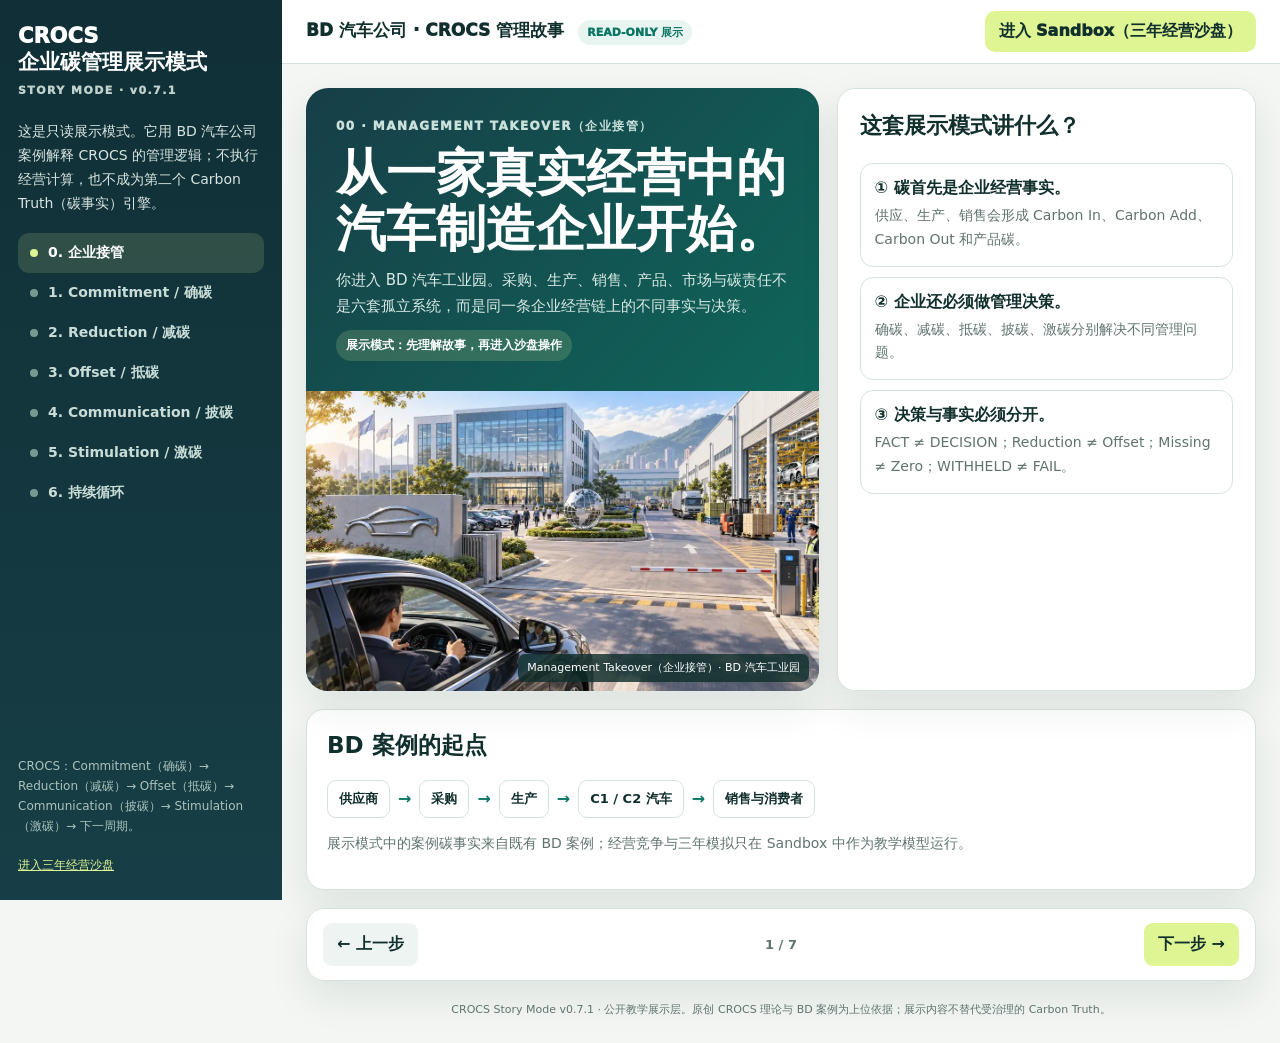
<file: index.html>
<!doctype html>
<html lang="zh-CN">
<head>
<meta charset="utf-8">
<meta name="viewport" content="width=device-width,initial-scale=1">
<title>CROCS 企业碳管理展示模式 · v0.7.1</title>
<style>
:root{--bg:#f3f6f3;--panel:#fff;--ink:#102f2d;--muted:#60736f;--line:#d6e3dc;--green:#087565;--lime:#dff493;--red:#bd4d4d;--soft:#eef6f2;--shadow:0 16px 40px rgba(16,47,45,.09)}
*{box-sizing:border-box}body{margin:0;font-family:Inter,"Microsoft YaHei",system-ui,sans-serif;background:var(--bg);color:var(--ink)}button,a{font:inherit}.app{display:grid;grid-template-columns:282px 1fr;min-height:100vh}.side{position:sticky;top:0;height:100vh;padding:24px 18px;background:linear-gradient(180deg,#102f36,#173e46);color:#fff;display:flex;flex-direction:column}.logo{font-size:21px;font-weight:950}.logo small{display:block;margin-top:8px;font-size:11px;letter-spacing:.13em;color:#bfd2ce}.side-note{font-size:14px;line-height:1.72;color:#d8e5e2;margin:22px 0 18px}.stage{display:flex;gap:10px;align-items:center;padding:11px 12px;border-radius:11px;color:#c8ddd8;font-size:14px;font-weight:700;cursor:pointer}.stage.active{background:rgba(223,244,147,.14);color:#fff}.dot{width:8px;height:8px;border-radius:50%;background:#789991}.stage.active .dot{background:var(--lime)}.side-foot{margin-top:auto;font-size:12px;line-height:1.65;color:#abc3bd}.side a{color:var(--lime)}.main{min-width:0}.top{position:sticky;top:0;z-index:20;background:rgba(255,255,255,.96);border-bottom:1px solid var(--line);display:flex;align-items:center;justify-content:space-between;padding:11px 24px;gap:16px}.headline{font-size:17px;font-weight:950}.tag{display:inline-block;margin-left:8px;padding:5px 9px;border-radius:99px;background:#e8f4ef;color:var(--green);font-size:11px;font-weight:950}.sandbox-link{display:inline-block;text-decoration:none;background:var(--lime);color:var(--ink);font-weight:950;padding:10px 14px;border-radius:10px}.wrap{max-width:1480px;margin:auto;padding:24px}.view{display:none}.view.show{display:block}.panel{background:var(--panel);border:1px solid var(--line);border-radius:18px;box-shadow:var(--shadow)}.hero-grid,.stage-head,.grid2{display:grid;grid-template-columns:1.1fr .9fr;gap:18px}.hero{overflow:hidden;background:linear-gradient(135deg,#173e47,#0c7562);color:#fff;border-radius:22px;box-shadow:var(--shadow)}.hero-copy{padding:30px}.eyebrow{font-size:12px;font-weight:950;letter-spacing:.12em;color:#c9e0db}.hero h1,.stage-title h1{font-size:clamp(32px,4vw,50px);line-height:1.12;margin:10px 0}.hero p,.stage-title p{margin:0;color:#d9e9e5;font-size:15px;line-height:1.75}.scene,.stage-scene{height:300px;overflow:hidden}.visual-asset{position:relative;width:100%;height:100%;margin:0;overflow:hidden;background:linear-gradient(135deg,#dceae5,#f1f7f4)}.visual-asset img{width:100%;height:100%;display:block;object-fit:cover}.visual-asset figcaption{position:absolute;right:10px;bottom:9px;max-width:calc(100% - 20px);padding:6px 9px;border-radius:7px;background:rgba(16,47,45,.82);color:#fff;font-size:11px;line-height:1.4}.brief{padding:22px}.brief h3{font-size:22px;margin-top:0}.brief p{font-size:14px;line-height:1.7;color:var(--muted)}.task{border:1px solid var(--line);border-radius:13px;padding:14px;margin-top:10px}.task b{font-size:16px}.task p{margin:5px 0 0}.stage-title{padding:25px;background:linear-gradient(135deg,#173e47,#0c7562);color:#fff;border-radius:18px}.stage-title .eyebrow{color:#c9e0db}.stage-title p{color:#d9e9e5}.content{margin-top:18px}.metric-grid{display:grid;grid-template-columns:repeat(3,1fr);gap:10px}.metric{border:1px solid var(--line);border-radius:13px;padding:15px;background:#fff}.metric span{display:block;color:var(--muted);font-size:13px;font-weight:750}.metric strong{display:block;font-size:25px;margin-top:6px}.metric small{display:block;margin-top:6px;color:var(--muted);font-size:11px}.fact{color:var(--green);font-weight:900}.estimate{color:#8a681a;font-weight:900}.withheld{color:var(--red);font-weight:900}.card{padding:20px}.card h2,.card h3{margin-top:0}.card h2{font-size:23px}.card h3{font-size:20px}.card p,.card li{font-size:14px;line-height:1.68;color:var(--muted)}.decision{background:#102f36;color:#fff}.decision h3{color:var(--lime)}.decision p,.decision li{color:#d8e5e2}.principle{margin-top:18px;padding:15px 17px;border-left:5px solid var(--green);background:#eef6f2;border-radius:10px;font-size:16px;font-weight:900}.flow{display:flex;gap:8px;align-items:center;flex-wrap:wrap;margin:12px 0}.flow span{border:1px solid var(--line);background:#fff;border-radius:9px;padding:9px 11px;font-size:13px;font-weight:850}.flow b{color:var(--green)}.decision .flow span{background:rgba(255,255,255,.10);border-color:rgba(255,255,255,.28);color:#fff}.decision .flow b{color:var(--lime)}.table-wrap{overflow:auto}table{width:100%;border-collapse:collapse;font-size:14px}th,td{padding:11px 12px;border-bottom:1px solid var(--line);text-align:left}th{font-size:13px;color:#4f6661;background:#fafcfb}.note{font-size:12px!important;color:var(--muted)!important}.stakeholder-grid{display:grid;grid-template-columns:repeat(3,1fr);gap:10px}.stakeholder{border:1px solid var(--line);border-radius:13px;padding:15px}.stakeholder b{font-size:16px}.stakeholder p{margin:6px 0 0}.status-grid{display:grid;grid-template-columns:repeat(3,1fr);gap:10px}.status{border:1px solid var(--line);border-radius:13px;padding:15px;background:#fff}.status span{display:block;font-size:13px;color:var(--muted)}.status strong{display:block;margin-top:6px;font-size:20px}.controls{margin-top:18px;padding:14px 16px;display:flex;align-items:center;justify-content:space-between;gap:12px}.controls button{border:0;cursor:pointer;padding:11px 14px;border-radius:9px;font-weight:900}.prev{background:#eef4f1;color:var(--ink)}.next{background:var(--lime);color:var(--ink)}.progress{font-size:13px;color:var(--muted);font-weight:850}.cta{padding:24px;text-align:center}.cta h2{font-size:28px;margin:0 0 8px}.cta p{color:var(--muted);line-height:1.7}.cta a{display:inline-block;text-decoration:none;background:var(--lime);color:var(--ink);font-weight:950;padding:13px 18px;border-radius:10px;margin-top:8px}.footer{text-align:center;color:var(--muted);font-size:11px;line-height:1.6;margin-top:20px}.role{display:inline-block;margin-top:10px;padding:7px 10px;border-radius:99px;background:rgba(223,244,147,.16);color:#fff;font-size:12px;font-weight:900}
@media(max-width:1100px){.app{grid-template-columns:1fr}.side{display:none}.hero-grid,.stage-head,.grid2{grid-template-columns:1fr}.wrap{padding:15px}.metric-grid{grid-template-columns:repeat(2,1fr)}}
@media(max-width:720px){.headline{font-size:15px}.sandbox-link{font-size:12px;padding:9px 10px}.metric-grid,.stakeholder-grid,.status-grid{grid-template-columns:1fr}.scene,.stage-scene{height:230px}.controls{flex-wrap:wrap}.progress{order:3;width:100%;text-align:center}}
</style>
</head>
<body>
<div class="app">
<aside class="side">
<div class="logo">CROCS<br>企业碳管理展示模式<small>STORY MODE · v0.7.1</small></div>
<div class="side-note">这是只读展示模式。它用 BD 汽车公司案例解释 CROCS 的管理逻辑；不执行经营计算，也不成为第二个 Carbon Truth（碳事实）引擎。</div>
<div id="sideNav"></div>
<div class="side-foot">CROCS：Commitment（确碳）→ Reduction（减碳）→ Offset（抵碳）→ Communication（披碳）→ Stimulation（激碳）→ 下一周期。<br><br><a href="sandbox.html">进入三年经营沙盘</a></div>
</aside>
<main class="main">
<header class="top"><div class="headline">BD 汽车公司 · CROCS 管理故事 <span class="tag">READ-ONLY 展示</span></div><a class="sandbox-link" href="sandbox.html">进入 Sandbox（三年经营沙盘）</a></header>
<div class="wrap">
<section class="view show" data-step="takeover">
<div class="hero-grid"><div class="hero"><div class="hero-copy"><div class="eyebrow">00 · MANAGEMENT TAKEOVER（企业接管）</div><h1>从一家真实经营中的<br>汽车制造企业开始。</h1><p>你进入 BD 汽车工业园。采购、生产、销售、产品、市场与碳责任不是六套孤立系统，而是同一条企业经营链上的不同事实与决策。</p><span class="role">展示模式：先理解故事，再进入沙盘操作</span></div><div class="scene"><figure class="visual-asset"><img src="assets/v071/takeover.svg" alt="进入 BD 汽车工业园"><figcaption>Management Takeover（企业接管）· BD 汽车工业园</figcaption></figure></div></div><div class="panel brief"><h3>这套展示模式讲什么？</h3><div class="task"><b>① 碳首先是企业经营事实。</b><p>供应、生产、销售会形成 Carbon In、Carbon Add、Carbon Out 和产品碳。</p></div><div class="task"><b>② 企业还必须做管理决策。</b><p>确碳、减碳、抵碳、披碳、激碳分别解决不同管理问题。</p></div><div class="task"><b>③ 决策与事实必须分开。</b><p>FACT ≠ DECISION；Reduction ≠ Offset；Missing ≠ Zero；WITHHELD ≠ FAIL。</p></div></div></div>
<div class="panel card content"><h2>BD 案例的起点</h2><div class="flow"><span>供应商</span><b>→</b><span>采购</span><b>→</b><span>生产</span><b>→</b><span>C1 / C2 汽车</span><b>→</b><span>销售与消费者</span></div><p>展示模式中的案例碳事实来自既有 BD 案例；经营竞争与三年模拟只在 Sandbox 中作为教学模型运行。</p></div>
</section>
<section class="view" data-step="commitment">
<div class="stage-head"><div class="stage-title"><div class="eyebrow">01 · COMMITMENT（确碳）</div><h1>先确认企业在管理什么碳责任。</h1><p>确碳不是简单“把排放加总”。CEO 组织企业确认责任边界、业务事实和本周期管理问题。</p><span class="role">阶段负责人：CEO 总经理</span></div><div class="panel stage-scene"><figure class="visual-asset"><img src="assets/v071/commitment.svg" alt="CEO 年度经营与低碳战略会议"><figcaption>Commitment（确碳）· 年度战略会议</figcaption></figure></div></div>
<div class="content metric-grid"><div class="metric"><span>Carbon In（采购转入碳）</span><strong>225 tCO₂e</strong><small class="fact">SOURCE_FACT</small></div><div class="metric"><span>Carbon Add（生产新增碳）</span><strong>200 tCO₂e</strong><small class="fact">SOURCE_FACT</small></div><div class="metric"><span>Carbon Out（销售转移碳）</span><strong>327.275 tCO₂e</strong><small class="fact">SOURCE_FACT</small></div><div class="metric"><span>Operating Carbon Net（经营碳净额）</span><strong>97.725 tCO₂e</strong><small class="fact">SOURCE_FACT</small></div><div class="metric"><span>C1 Product Carbon（C1 产品碳）</span><strong>7.465 tCO₂e/辆</strong><small class="fact">SOURCE_FACT</small></div><div class="metric"><span>C2 Product Carbon（C2 产品碳）</span><strong>13.2 tCO₂e/辆</strong><small class="fact">SOURCE_FACT</small></div></div>
<div class="grid2 content"><div class="panel card decision"><h3>管理问题</h3><p>企业需要确认：哪些业务事实属于本周期管理责任？采购、生产和销售之间的碳如何进入企业责任链？</p><p>外购电力 120 tCO₂e 属于 Production Carbon Add（生产新增碳），不是 Procurement Carbon In（采购转入碳）。</p></div><div class="panel card"><h3>核心认识</h3><p>事实先于决策，边界决定哪些碳事实进入管理。展示模式直接呈现冻结事实，不在浏览器重算。</p><div class="principle">FACT（事实）≠ DECISION（决策）</div></div></div>
</section>
<section class="view" data-step="reduction">
<div class="stage-head"><div class="stage-title"><div class="eyebrow">02 · REDUCTION（减碳）</div><h1>减碳来自真实生产活动发生变化。</h1><p>设备、能源、工艺和运输发生变化，才形成 Actual Reduction（实际减排）；产品碳随后递推下降。</p><span class="role">阶段负责人：COO 生产运营总监</span></div><div class="panel stage-scene"><figure class="visual-asset"><img src="assets/v071/reduction.svg" alt="汽车制造工厂低碳改造"><figcaption>Reduction（减碳）· 生产、能源、设备与工艺</figcaption></figure></div></div>
<div class="content metric-grid"><div class="metric"><span>低碳电力</span><strong>16.8 tCO₂e</strong><small>120 → 103.2 tCO₂e</small></div><div class="metric"><span>设备效率</span><strong>0.3 tCO₂e</strong><small>30 → 29.7 tCO₂e</small></div><div class="metric"><span>工艺改进</span><strong>1.0 tCO₂e</strong><small>50 → 49 tCO₂e</small></div><div class="metric"><span>销售运输 / 展销</span><strong>1.5 tCO₂e</strong><small>50 → 48.5 tCO₂e</small></div><div class="metric"><span>Enterprise Actual Reduction（企业实际减排）</span><strong>19.600 tCO₂e</strong><small class="fact">HARD INVARIANT</small></div><div class="metric"><span>Textbook Operating Carbon Net（教材经营碳净额）</span><strong>94.895 tCO₂e</strong><small>教材案例值</small></div></div>
<div class="grid2 content"><div class="panel card decision"><h3>递推逻辑</h3><div class="flow"><span>真实减碳事实</span><b>→</b><span>产品碳下降</span><b>→</b><span>销售转移碳下降</span><b>→</b><span>经营碳净额改变</span></div><p>这里不能把“销售转移减少额”误当成“企业实际减排量”。</p></div><div class="panel card"><h3>教材值与治理精确值</h3><p>教材：Carbon Out 312.005 tCO₂e；Operating Carbon Net 94.895 tCO₂e。</p><p>治理精确层可显示约 311.97675 tCO₂e 与 94.92325 tCO₂e。二者必须明确标识来源层级，不能暗中调平。</p><div class="principle">Actual Reduction ≠ Operating Carbon Net Change</div></div></div>
</section>
<section class="view" data-step="offset">
<div class="stage-head"><div class="stage-title"><div class="eyebrow">03 · OFFSET（抵碳）</div><h1>真实减碳之后，再处理剩余碳责任。</h1><p>抵碳使用合格碳资产与外部资源处理剩余责任。它不会重写实际减排，也不会自动降低产品碳。</p><span class="role">阶段负责人：CCO 企业碳管理总监</span></div><div class="panel stage-scene"><figure class="visual-asset"><img src="assets/v071/offset.svg" alt="企业碳市场和碳资产管理"><figcaption>Offset（抵碳）· 碳资产与剩余责任</figcaption></figure></div></div>
<div class="grid2 content"><div class="panel card"><h3>BD 本周期碳资产</h3><div class="table-wrap"><table><thead><tr><th>资源</th><th>数量</th></tr></thead><tbody><tr><td>Opening Balance（期初余额）</td><td>10 tCO₂e</td></tr><tr><td>Free Allowance（免费配额）</td><td>70 tCO₂e</td></tr><tr><td>CCER</td><td>3.5 tCO₂e</td></tr><tr><td>Market Allowance（市场配额）</td><td>15 tCO₂e</td></tr><tr><td>Forest Sink（森林碳汇）</td><td>1.395 tCO₂e</td></tr></tbody></table></div></div><div class="panel card decision"><h3>本轮结果</h3><p>Period Offset Resources（本期抵碳资源） = <b>89.895 tCO₂e</b></p><p>Closing Balance（期末余额） ≈ <b>5 tCO₂e</b></p><p>治理精确层在对应精确剩余责任下，可形成约 89.92325 tCO₂e 的 Offset Total，并保持期末约 5 tCO₂e。</p></div></div>
<div class="principle">Reduction（减碳）≠ Offset（抵碳） · Carbon Neutrality（碳中和）≠ Low-carbon Product（低碳产品）</div>
</section>
<section class="view" data-step="communication">
<div class="stage-head"><div class="stage-title"><div class="eyebrow">04 · COMMUNICATION（披碳）</div><h1>经过核验的事实，才能正式对外披露。</h1><p>CEO 统筹，CCO 负责事实核验。Communication 可以选择表达重点，但不能改变 Carbon Truth。</p><span class="role">阶段负责人：CEO 总经理</span></div><div class="panel stage-scene"><figure class="visual-asset"><img src="assets/v071/communication.svg" alt="企业碳信息核验与披露"><figcaption>Communication（披碳）· 核验、批准与沟通</figcaption></figure></div></div>
<div class="content stakeholder-grid"><div class="stakeholder"><b>政府 Government</b><p>边界、排放、减排、抵碳、合规与核验。</p></div><div class="stakeholder"><b>投资者 Investors</b><p>碳风险、减排绩效、碳资产与长期能力。</p></div><div class="stakeholder"><b>消费者 Consumers</b><p>产品碳、低碳属性与企业真实行动。</p></div></div>
<div class="grid2 content"><div class="panel card decision"><h3>披露链</h3><div class="flow"><span>Frozen Carbon Truth</span><b>→</b><span>Disclosure Selection</span><b>→</b><span>Verification</span><b>→</b><span>Approval</span><b>→</b><span>Publication</span></div></div><div class="panel card"><h3>事实闸门</h3><p>“想说什么”必须先经过“事实是否支持”。不支持的零碳产品、虚构减排等声明必须被阻断。</p><div class="principle">Communication can frame facts, but cannot change facts.</div></div></div>
</section>
<section class="view" data-step="stimulation">
<div class="stage-head"><div class="stage-title"><div class="eyebrow">05 · STIMULATION（激碳）</div><h1>市场和利益相关者如何回应企业行为？</h1><p>激碳把消费者、市场、声誉、竞争和长期能力等证据整理成下一周期的输入，但不能强行把缺失证据补成分数。</p><span class="role">阶段负责人：CMO 市场总监</span></div><div class="panel stage-scene"><figure class="visual-asset"><img src="assets/v071/stimulation.svg" alt="市场消费者和竞争者反馈"><figcaption>Stimulation（激碳）· 市场与利益相关者反馈</figcaption></figure></div></div>
<div class="content status-grid"><div class="status"><span>Carbon Outcome（碳结果）</span><strong class="fact">RESOLVED</strong></div><div class="status"><span>Sincerity / Quality（真诚性 / 质量）</span><strong>UNRESOLVED</strong></div><div class="status"><span>Economic Benefit（经济效果）</span><strong>UNRESOLVED</strong></div><div class="status"><span>Social Benefit（社会效果）</span><strong>UNRESOLVED</strong></div><div class="status"><span>Environmental Co-benefit（环境协同效益）</span><strong>UNRESOLVED</strong></div><div class="status"><span>Composite Status（综合状态）</span><strong class="withheld">WITHHELD</strong></div></div>
<div class="grid2 content"><div class="panel card decision"><h3>为什么是 WITHHELD？</h3><p>当前只能确认 Carbon Outcome。其他证据不足，所以不强行评分，也不把缺失补成 0。</p></div><div class="panel card"><h3>进入下一周期</h3><p>Feedback（反馈）只改变下一轮决策的信息基础。下一轮 Commitment 仍必须重新确认，不能自动复制上一轮承诺。</p><div class="principle">Missing ≠ Zero · WITHHELD ≠ FAIL · Feedback ≠ Next Commitment Decision</div></div></div>
</section>
<section class="view" data-step="cycle">
<div class="panel cta"><div class="eyebrow" style="color:var(--green)">06 · CONTINUOUS MANAGEMENT CYCLE（持续管理循环）</div><h2>CROCS 不是一次性核算，而是持续企业管理循环。</h2><p>Commitment（确碳）→ Reduction（减碳）→ Offset（抵碳）→ Communication（披碳）→ Stimulation（激碳）→ Feedback（反馈）→ 下一周期重新确碳。</p><div class="flow" style="justify-content:center"><span>确碳</span><b>→</b><span>减碳</span><b>→</b><span>抵碳</span><b>→</b><span>披碳</span><b>→</b><span>激碳</span><b>→</b><span>Feedback</span><b>↺</b></div><p>如果需要真正操作决策、观察现金、能力、产品碳信号、竞争者和三年状态延续，请进入 2027–2029 三年经营沙盘。</p><a href="sandbox.html">进入 Sandbox（三年经营沙盘）</a></div>
<div class="panel card content"><h3>展示模式与沙盘模式的边界</h3><p><b>展示模式（index.html）</b>：只读解释 CROCS 核心管理逻辑和 BD 案例事实。</p><p><b>沙盘模式（sandbox.html）</b>：允许你以 CEO、COO、CCO、CEO、CMO 角色依次做教学经营决策，并观察三年模拟后果。</p><p class="note">两种模式都不在浏览器重算或覆盖 CROCS Core 的 Carbon Truth。</p></div>
</section>
<div class="panel controls"><button class="prev" id="prevBtn">← 上一步</button><span class="progress" id="progress"></span><button class="next" id="nextBtn">下一步 →</button></div>
<div class="footer">CROCS Story Mode v0.7.1 · 公开教学展示层。原创 CROCS 理论与 BD 案例为上位依据；展示内容不替代受治理的 Carbon Truth。</div>
</div>
</main>
</div>
<script>
const steps=[
{id:'takeover',label:'企业接管'},
{id:'commitment',label:'Commitment / 确碳'},
{id:'reduction',label:'Reduction / 减碳'},
{id:'offset',label:'Offset / 抵碳'},
{id:'communication',label:'Communication / 披碳'},
{id:'stimulation',label:'Stimulation / 激碳'},
{id:'cycle',label:'持续循环'}
];
let current=0;
const nav=document.getElementById('sideNav');
nav.innerHTML=steps.map((s,i)=>`<div class="stage ${i===0?'active':''}" data-i="${i}"><span class="dot"></span>${i}. ${s.label}</div>`).join('');
function go(i){current=Math.max(0,Math.min(steps.length-1,i));document.querySelectorAll('.view').forEach((v,j)=>v.classList.toggle('show',j===current));document.querySelectorAll('.stage').forEach((n,j)=>n.classList.toggle('active',j===current));document.getElementById('progress').textContent=`${current+1} / ${steps.length}`;document.getElementById('prevBtn').disabled=current===0;document.getElementById('nextBtn').textContent=current===steps.length-1?'回到开始 ↺':'下一步 →';window.scrollTo({top:0,behavior:'smooth'})}
document.querySelectorAll('.stage').forEach(n=>n.onclick=()=>go(Number(n.dataset.i)));
document.getElementById('prevBtn').onclick=()=>go(current-1);
document.getElementById('nextBtn').onclick=()=>go(current===steps.length-1?0:current+1);
go(0);
</script>
</body>
</html>
</file>
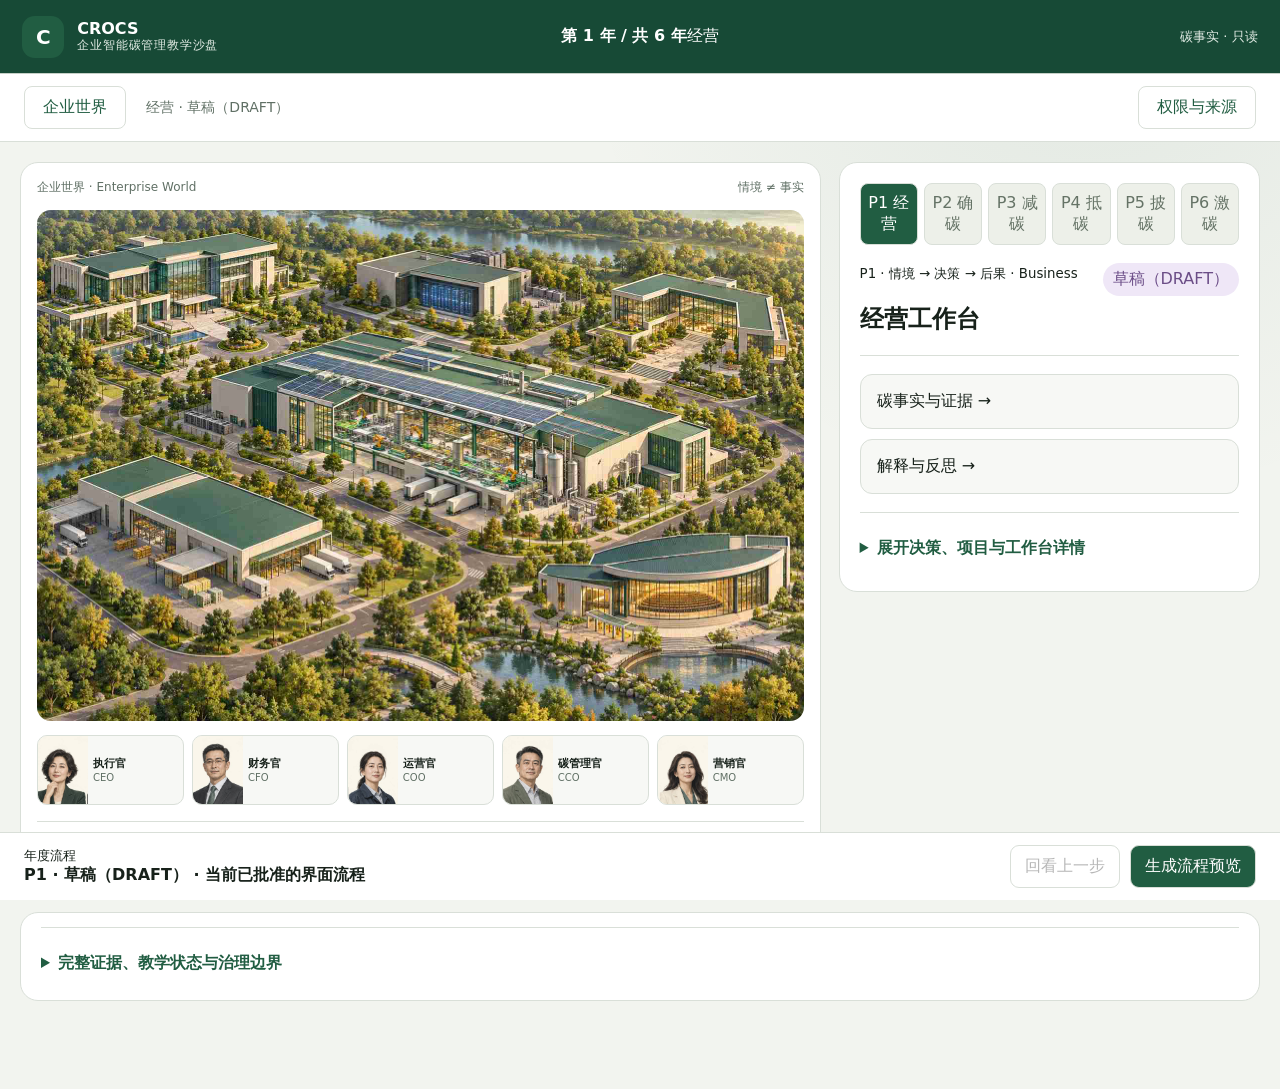
<file: g1-v02-preview/index.html>
<!doctype html>
<html lang="zh-CN">
  <head>
    <meta charset="utf-8" />
    <meta name="viewport" content="width=device-width, initial-scale=1" />
    <meta
      name="description"
      content="CROCS 企业碳管理教学沙盘 · 桌面插画原型"
    />
    <title>CROCS 企业碳管理教学沙盘 · G1 桌面版</title>
    <link rel="stylesheet" href="styles.css?v=2b945955e91b6f4d42f94c7b6a7d4f1adc259b0386cb3139cd31020ebfbac1cb" />
    <script type="module" src="app.js?v=2cbbe4c407901553581ecadd04fb0f9b9cb2249211fb1cc67d0918e366159fcc"></script>
  </head>
  <body>
    <span hidden>SIM-UI-1 shell preserved</span>
    <a class="skip-link" href="#workspace">跳到当前工作台</a>
    <header class="topbar" data-region="HEADER">
      <div class="brand">
        <span class="brand-mark">C</span
        ><span
          ><strong>CROCS</strong><small>企业智能碳管理教学沙盘</small></span
        >
      </div>
      <div class="year-state">
        <b id="year-label">第 1 年 / 共 6 年</b
        ><span id="flow-label">期初</span>
      </div>
      <div class="authority-pill">碳事实 · 只读</div>
    </header>
    <div class="g1-toolbar">
      <button id="g1-open-world" type="button">企业世界</button
      ><span id="g1-current-status"></span
      ><button id="g1-open-authority" type="button">权限与来源</button>
    </div>
    <main class="shell g1-shell">
      <aside class="scene" data-region="SCENE">
        <div class="g1-scene-heading">
          <span id="g1-scene-caption"></span><b>情境 ≠ 事实</b>
        </div>
        <div id="g1-scene" class="g1-scene"></div>
        <div
          id="g1-role-portraits"
          class="g1-roles"
          aria-label="五个教学角色"
        ></div>
        <details class="g1-legacy">
          <summary>场景历史与角色依据</summary>
          <div
            class="scene-art"
            id="scene-art"
            data-scene-asset="takeover"
            data-scene-label="经营"
            role="img"
            aria-label="企业接管管理情境"
          >
            <span id="scene-index">P1</span
            ><b id="scene-artifact-status">素材待补（MISSING_ARTIFACT）</b>
          </div>
          <small>管理情境 · 仅作情境展示</small>
          <h1 id="scene-title">经营 · Business</h1>
          <p id="scene-copy">
            场景仅承载管理情境；正式状态、数值与决策由界面单独呈现。
          </p>
          <section class="role-card" aria-labelledby="team-roles-heading">
            <b id="team-roles-heading">团队角色</b
            ><strong id="role-lead">首席执行官（CEO）</strong>
            <span>共同事实 + 角色视角</span>
            <div id="role-list" class="chip-list"></div>
            <div id="role-expression-list" class="chip-list"></div>
            <p id="role-rotation-status"></p>
          </section>
        </details>
      </aside>
      <section
        class="workspace"
        id="workspace"
        tabindex="-1"
        data-region="WORKSPACE"
      >
        <nav id="workspace-nav" aria-label="年度工作台执行顺序"></nav>
        <header class="workbench-head">
          <div>
            <small id="workspace-code">P1 · 情境 → 决策 → 后果</small>
            <h2 id="workspace-title">经营工作台</h2>
          </div>
          <span class="state-badge" id="lifecycle">草稿</span>
        </header>
        <div id="g1-task-rail" class="g1-task-rail"></div>
        <section id="p2-gate" class="p2-gate" hidden>
          <h3>P2 · C1 → C2 → C3 逐步确认</h3>
          <div id="p2-substages"></div>
          <p id="p2-guidance" role="status"></p>
          <p id="p2-baseline-status"></p>
          <button id="confirm-p2-substage" type="button">确认当前子阶段</button>
        </section>
        <section id="g1-p6" class="g1-p6" hidden aria-label="激碳课堂任务">
          <div class="g1-p6-intro">
            <p class="g1-eyebrow">本步任务</p>
            <h3>读懂本期反馈，准备下一期行动</h3>
            <p>
              先区分已有证据与未知结果，再从五个角色视角讨论，记录下一期战略与承诺草稿。
            </p>
          </div>
          <section aria-labelledby="g1-p6-feedback-title">
            <h3 id="g1-p6-feedback-title">
              <span class="g1-step-number">01</span> 看反馈
            </h3>
            <p class="g1-section-hint">
              缺少结果时先识别证据缺口，不补造结论。点击卡片查看完整来源。
            </p>
            <div id="g1-p6-feedback" class="g1-feedback-grid"></div>
          </section>
          <section aria-labelledby="g1-p6-role-title">
            <h3 id="g1-p6-role-title">
              <span class="g1-step-number">02</span> 做讨论
            </h3>
            <p class="g1-section-hint">
              营销官 →
              执行官牵头讨论；五角色分别提出立场、建议与理由。点击角色查看表达提示。
            </p>
            <div id="g1-p6-roles" class="g1-p6-role-grid"></div>
          </section>
          <section aria-labelledby="g1-p6-next-title">
            <h3 id="g1-p6-next-title">
              <span class="g1-step-number">03</span> 准备下一期
            </h3>
            <p class="g1-section-hint">
              明确选择后记录草稿。草稿不等于正式授权或已执行决策。
            </p>
            <div
              id="g1-p6-authorization"
              class="g1-p6-authorization"
              role="status"
            ></div>
            <div id="g1-p6-decisions" class="g1-next-grid"></div>
          </section>
        </section>
        <details id="g1-decision-detail">
          <summary id="g1-detail-summary">展开决策、项目与工作台详情</summary>
          <div class="identity-row" aria-label="信息身份">
            <span>决策</span><span>预览</span><span>执行事实</span
            ><span>碳事实</span><span>证据</span><span>结算</span
            ><span>AI 教学点评</span>
          </div>

          <section class="structural-panel">
            <h3>已批准的信息分区</h3>
            <div id="structural-homes" class="home-grid"></div>
          </section>
          <section id="sim-ui2-panel" class="sim-ui2-panel" hidden>
            <h3 id="sim-ui2-title">确碳与减碳决策</h3>
            <p id="sim-ui2-boundary"></p>
            <div id="sim-ui2-content" class="home-grid"></div>
          </section>
          <section id="sim-ui3-panel" class="sim-ui2-panel" hidden>
            <h3 id="sim-ui3-title">抵碳与披碳决策</h3>
            <p id="sim-ui3-boundary"></p>
            <div id="sim-ui3-content" class="home-grid"></div>
          </section>
          <section id="sim-ui4-panel" class="sim-ui2-panel" hidden>
            <h3>P6 · 激碳反馈与复盘</h3>
            <p>市场 ≠ 组织 · 财务 ≠ 资格 · 激碳工作台不能改写碳事实</p>
            <div id="sim-ui4-content" class="home-grid"></div>
          </section>
          <section
            class="decision-panel"
            aria-labelledby="team-decision-heading"
          >
            <h3 id="team-decision-heading">团队决策 · 保留 D1–D20 决策身份</h3>
            <p>
              <span class="tag draft">界面草稿（UI_DRAFT）</span>
              仅为浏览器展示；已确认的决策不等于执行事实。
            </p>
            <div id="decision-list" class="decision-list"></div>
          </section>
        </details>
      </section>
      <aside class="explanation" data-region="EXPLANATION_EVIDENCE">
        <details id="g1-evidence-detail">
          <summary>完整证据、教学状态与治理边界</summary>
          <small>解释与证据</small>
          <h2>权限边界</h2>
          <div class="equations">
            <span>测量投入 ≠ 实际减排</span><span>测量置信度 ≠ 分配置信度</span
            ><span>投入 ≠ 能力 ≠ 实际减排</span
            ><span>计划已完成 ≠ 效果已核验</span
            ><span>实际减排 ≠ 配额 ≠ 抵消</span><span>事实层 ≠ 传播层</span
            ><span>标记疑点 ≠ 确认违规</span>
          </div>
          <article class="blocked">
            <b>设计边界内暂不可用（BLOCKED_BY_DESIGN）</b>
            <p>
              未决参数和后续批次行为暂不可用。缺失不等于零；界面不生成推测数值。
            </p>
            <small>规则依据： DCS-SIM-VIS-001 §8 · SIM-UI-1 Contract §6</small>
          </article>
          <section aria-labelledby="round-result-heading">
            <h3 id="round-result-heading">本轮结果</h3>
            <div id="fact-list" class="fact-list"></div>
          </section>
          <section aria-labelledby="what-if-heading">
            <h3 id="what-if-heading">如果换一种选择</h3>
            <p>仅供结构性反思，不计算假设结果。</p>
            <div id="mistake-chain" class="chain-list"></div>
          </section>
          <section aria-labelledby="learning-evidence-heading">
            <h3 id="learning-evidence-heading">学习证据</h3>
            <p id="explainability-status"></p>
            <p id="next-cycle-authorization"></p>
            <div id="validation-list"></div>
            <div id="open-policy-list"></div>
            <button id="open-evidence" type="button">查看证据与来源</button>
          </section>
          <article>
            <b>来源追溯</b>
            <dl id="provenance"></dl>
            <b>可信范围与限制</b>
            <p>界面不会创建或重新计算碳事实。</p>
          </article>
        </details>
      </aside>
    </main>
    <dialog id="g1-dialog" aria-labelledby="g1-dialog-title">
      <header class="g1-dialog-header">
        <h2 id="g1-dialog-title"></h2>
        <button type="button" id="g1-close" autofocus>关闭</button>
      </header>
      <div id="g1-dialog-content"></div>
    </dialog>
    <dialog id="evidence-dialog" aria-labelledby="evidence-title">
      <form method="dialog">
        <h2 id="evidence-title">证据、来源与限制</h2>
        <div id="evidence-content"></div>
        <button value="close">关闭</button>
      </form>
    </dialog>
    <footer class="delivery" data-region="FOOTER_DELIVERY">
      <div>
        <small>年度流程</small
        ><b id="gate-status">期初 → P1 为下一已批准步骤</b>
      </div>
      <div class="footer-actions">
        <button id="back" type="button">回看上一步</button
        ><button id="advance" type="button" aria-describedby="gate-status">
          确认并锁定本步
        </button>
      </div>
    </footer>
  </body>
</html>
</file>
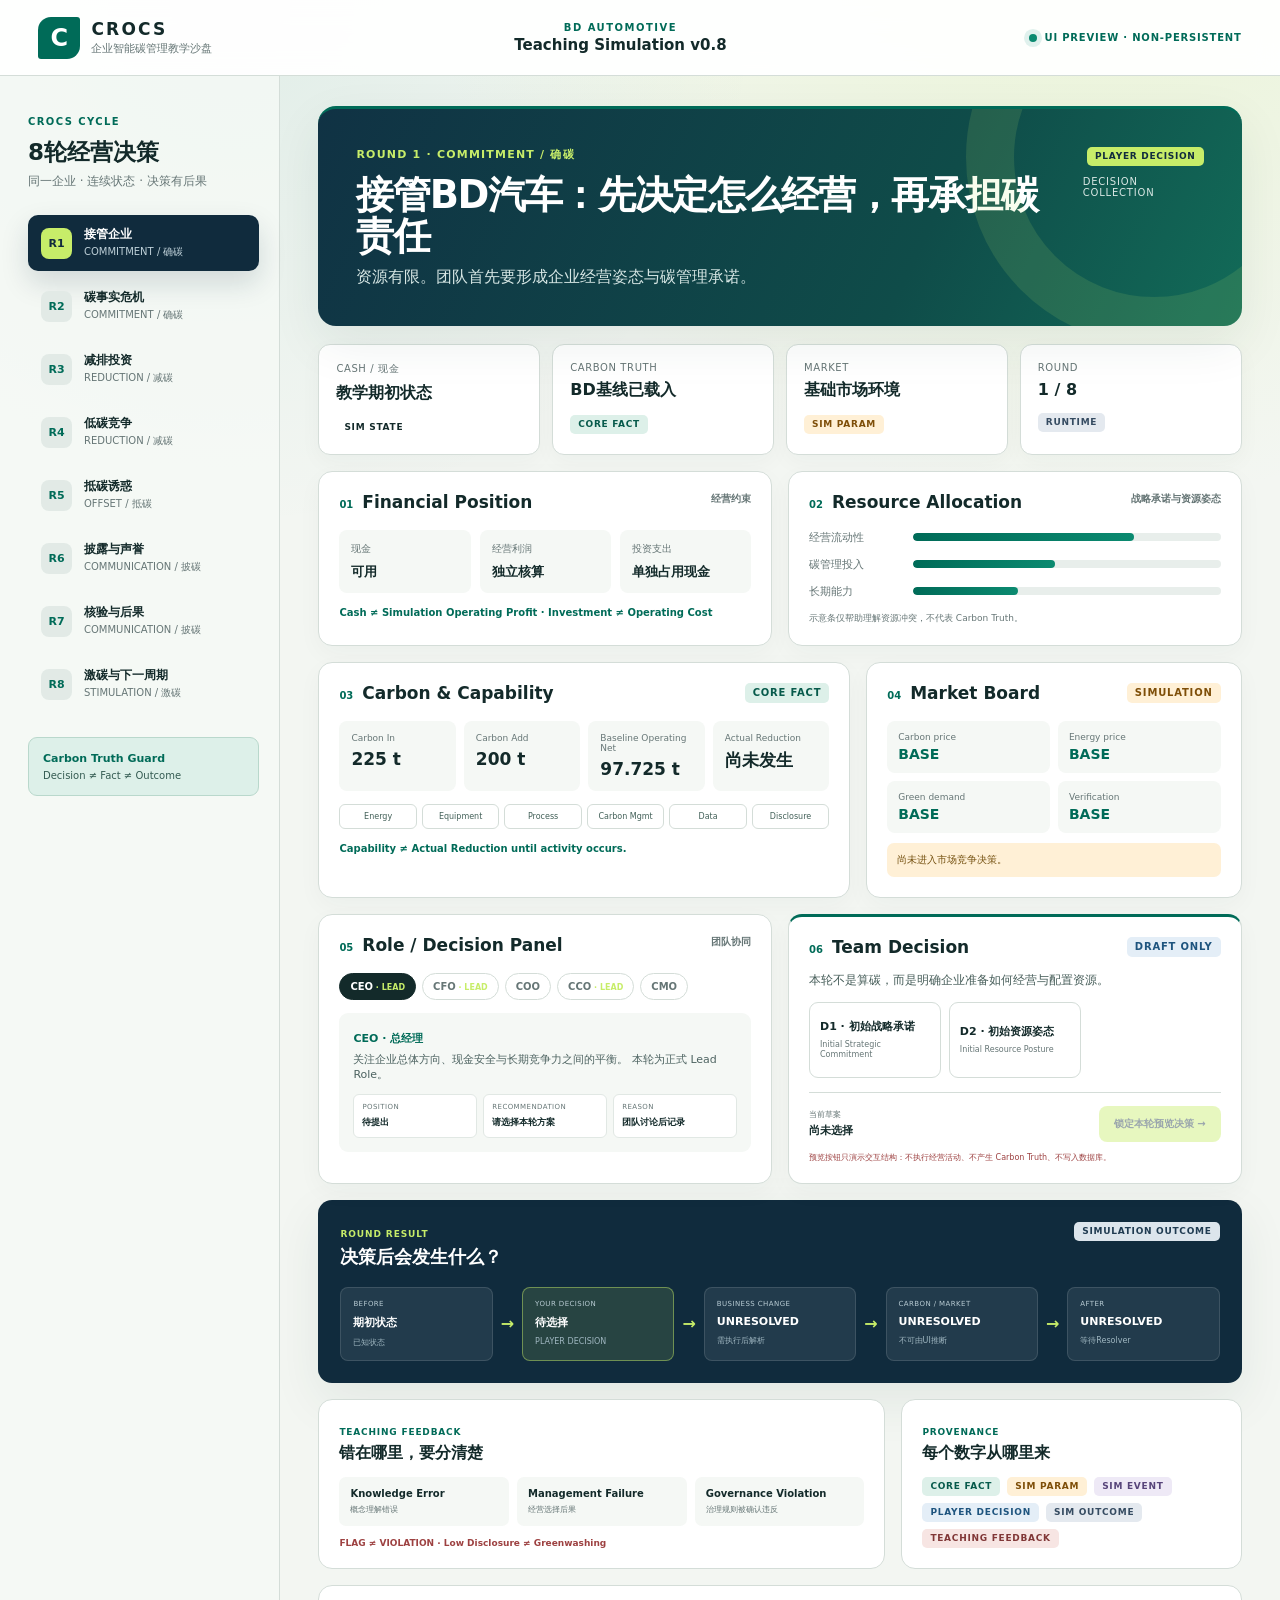
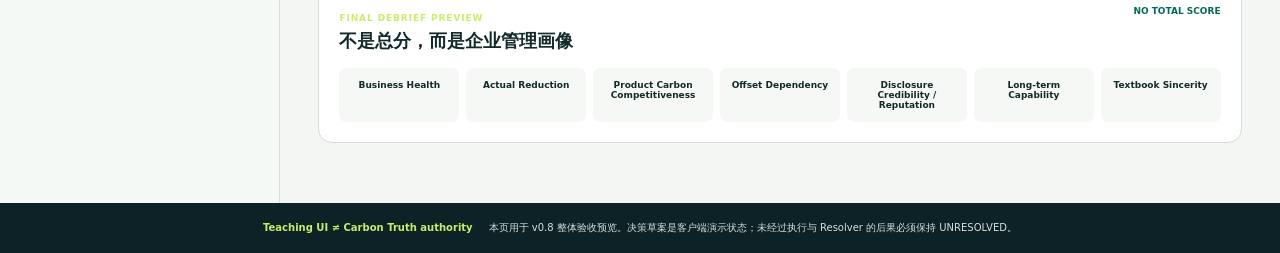
<file: v100-preview/index.html>
<!doctype html>
<html lang="zh-CN">
  <head>
    <meta charset="utf-8" />
    <meta name="viewport" content="width=device-width, initial-scale=1" />
    <meta
      name="description"
      content="CROCS Teaching Simulation v0.8 · BD 汽车企业课堂验收预览"
    />
    <title>CROCS v0.8 · BD Enterprise Console</title>
    <link rel="stylesheet" href="styles.css" />
    <script src="app.js" defer></script>
  </head>
  <body>
    <a class="skip-link" href="#console">跳到企业驾驶舱</a>

    <header class="topbar">
      <div class="brand" aria-label="CROCS 企业智能碳管理系统">
        <span class="brand-mark" aria-hidden="true">C</span>
        <span><strong>CROCS</strong><small>企业智能碳管理教学沙盘</small></span>
      </div>
      <div class="top-context">
        <span>BD AUTOMOTIVE</span>
        <b>Teaching Simulation v0.8</b>
      </div>
      <div class="preview-state">
        <span class="live-dot" aria-hidden="true"></span>
        UI PREVIEW · NON-PERSISTENT
      </div>
    </header>

    <main id="console" class="shell" tabindex="-1">
      <aside class="round-rail" aria-label="八轮教学流程">
        <div class="rail-heading">
          <small>CROCS CYCLE</small>
          <h2>8轮经营决策</h2>
          <p>同一企业 · 连续状态 · 决策有后果</p>
        </div>
        <nav id="round-nav" class="round-nav"></nav>
        <div class="rail-guard">
          <b>Carbon Truth Guard</b>
          <span>Decision ≠ Fact ≠ Outcome</span>
        </div>
      </aside>

      <section class="workspace">
        <header class="mission-card panel-accent">
          <div>
            <div class="kicker" id="round-kicker">
              ROUND 1 · COMMITMENT / 确碳
            </div>
            <h1 id="round-title">接管BD汽车：先决定怎么经营，再承担碳责任</h1>
            <p id="round-question">资源有限。你准备把企业带向什么方向？</p>
          </div>
          <div class="mission-meta">
            <span class="tag decision">PLAYER DECISION</span>
            <span id="round-phase">DECISION COLLECTION</span>
          </div>
        </header>

        <section class="state-strip" aria-label="当前企业状态">
          <article>
            <small>Cash / 现金</small>
            <strong>教学期初状态</strong>
            <span class="tag sim">SIM STATE</span>
          </article>
          <article>
            <small>Carbon Truth</small>
            <strong>BD基线已载入</strong>
            <span class="tag fact">CORE FACT</span>
          </article>
          <article>
            <small>Market</small>
            <strong>基础市场环境</strong>
            <span class="tag param">SIM PARAM</span>
          </article>
          <article>
            <small>Round</small>
            <strong id="round-counter">1 / 8</strong>
            <span class="tag outcome">RUNTIME</span>
          </article>
        </section>

        <div class="console-grid">
          <section class="panel finance" aria-labelledby="finance-title">
            <header class="panel-title">
              <div>
                <small>01</small>
                <h2 id="finance-title">Financial Position</h2>
              </div>
              <span>经营约束</span>
            </header>
            <div class="metric-row">
              <div><small>现金</small><b>可用</b></div>
              <div><small>经营利润</small><b>独立核算</b></div>
              <div><small>投资支出</small><b>单独占用现金</b></div>
            </div>
            <p class="formula">
              Cash ≠ Simulation Operating Profit · Investment ≠ Operating Cost
            </p>
          </section>

          <section class="panel resources" aria-labelledby="resource-title">
            <header class="panel-title">
              <div>
                <small>02</small>
                <h2 id="resource-title">Resource Allocation</h2>
              </div>
              <span id="resource-hint">本轮资源姿态</span>
            </header>
            <div class="allocation-bars" aria-label="资源分配教学示意">
              <div>
                <span>经营流动性</span><i><b style="width: 72%"></b></i>
              </div>
              <div>
                <span>碳管理投入</span><i><b style="width: 46%"></b></i>
              </div>
              <div>
                <span>长期能力</span><i><b style="width: 34%"></b></i>
              </div>
            </div>
            <small class="caption"
              >示意条仅帮助理解资源冲突，不代表 Carbon Truth。</small
            >
          </section>

          <section class="panel carbon" aria-labelledby="carbon-title">
            <header class="panel-title">
              <div>
                <small>03</small>
                <h2 id="carbon-title">Carbon & Capability</h2>
              </div>
              <span class="tag fact">CORE FACT</span>
            </header>
            <div class="carbon-facts">
              <p><span>Carbon In</span><b>225 t</b></p>
              <p><span>Carbon Add</span><b>200 t</b></p>
              <p><span>Baseline Operating Net</span><b>97.725 t</b></p>
              <p><span>Actual Reduction</span><b id="actual-reduction">—</b></p>
            </div>
            <div class="capability-line">
              <span>Energy</span><span>Equipment</span><span>Process</span
              ><span>Carbon Mgmt</span><span>Data</span><span>Disclosure</span>
            </div>
            <p class="formula">
              Capability ≠ Actual Reduction until activity occurs.
            </p>
          </section>

          <section class="panel market" aria-labelledby="market-title">
            <header class="panel-title">
              <div>
                <small>04</small>
                <h2 id="market-title">Market Board</h2>
              </div>
              <span class="tag param">SIMULATION</span>
            </header>
            <div class="market-grid">
              <p><small>Carbon price</small><b id="market-carbon">BASE</b></p>
              <p><small>Energy price</small><b id="market-energy">BASE</b></p>
              <p><small>Green demand</small><b id="market-green">BASE</b></p>
              <p>
                <small>Verification</small><b id="market-verification">BASE</b>
              </p>
            </div>
            <div class="market-note" id="market-note">
              本轮尚未产生需要展示的新市场后果。
            </div>
          </section>

          <section class="panel roles" aria-labelledby="roles-title">
            <header class="panel-title">
              <div>
                <small>05</small>
                <h2 id="roles-title">Role / Decision Panel</h2>
              </div>
              <span>团队协同</span>
            </header>
            <div
              id="role-tabs"
              class="role-tabs"
              role="tablist"
              aria-label="企业角色"
            ></div>
            <div class="role-position">
              <span id="active-role-name">CEO · 总经理</span>
              <p id="active-role-insight">
                关注企业总体方向、现金安全与长期竞争力之间的平衡。
              </p>
              <div class="position-fields">
                <span
                  ><small>POSITION</small><b id="role-position">待提出</b></span
                >
                <span
                  ><small>RECOMMENDATION</small
                  ><b id="role-recommendation">请选择本轮方案</b></span
                >
                <span><small>REASON</small><b>团队讨论后记录</b></span>
              </div>
            </div>
          </section>

          <section
            class="panel decision-panel panel-accent"
            aria-labelledby="decision-title"
          >
            <header class="panel-title">
              <div>
                <small>06</small>
                <h2 id="decision-title">Team Decision</h2>
              </div>
              <span class="tag decision">DRAFT ONLY</span>
            </header>
            <p id="decision-prompt" class="decision-prompt">
              选择一个资源姿态，形成团队初始承诺。
            </p>
            <div id="decision-options" class="decision-options"></div>
            <div class="decision-footer">
              <div>
                <small>当前草案</small
                ><strong id="draft-decision">尚未选择</strong>
              </div>
              <button id="lock-preview" class="primary" disabled>
                锁定本轮预览决策 →
              </button>
            </div>
            <p class="preview-warning">
              预览按钮只演示交互结构：不执行经营活动、不产生 Carbon
              Truth、不写入数据库。
            </p>
          </section>
        </div>

        <section class="round-result" aria-labelledby="result-title">
          <header>
            <div>
              <small>ROUND RESULT</small>
              <h2 id="result-title">决策后会发生什么？</h2>
            </div>
            <span class="tag outcome">SIMULATION OUTCOME</span>
          </header>
          <div class="result-flow">
            <article>
              <small>BEFORE</small><b>期初状态</b><span>已知状态</span>
            </article>
            <i>→</i>
            <article class="decision-step">
              <small>YOUR DECISION</small><b id="result-decision">待选择</b
              ><span>PLAYER DECISION</span>
            </article>
            <i>→</i>
            <article>
              <small>BUSINESS CHANGE</small
              ><b id="business-change">UNRESOLVED</b><span>需执行后解析</span>
            </article>
            <i>→</i>
            <article>
              <small>CARBON / MARKET</small><b id="carbon-change">UNRESOLVED</b
              ><span>不可由UI推断</span>
            </article>
            <i>→</i>
            <article>
              <small>AFTER</small><b id="after-state">UNRESOLVED</b
              ><span>等待Resolver</span>
            </article>
          </div>
        </section>

        <section class="teaching-layer" aria-label="教学反馈与学习证据">
          <div class="feedback-card">
            <header>
              <small>TEACHING FEEDBACK</small>
              <h2>错在哪里，要分清楚</h2>
            </header>
            <div class="feedback-types">
              <span><b>Knowledge Error</b><small>概念理解错误</small></span>
              <span><b>Management Failure</b><small>经营选择后果</small></span>
              <span
                ><b>Governance Violation</b
                ><small>治理规则被确认违反</small></span
              >
            </div>
            <p>FLAG ≠ VIOLATION · Low Disclosure ≠ Greenwashing</p>
          </div>
          <div class="provenance-card">
            <header>
              <small>PROVENANCE</small>
              <h2>每个数字从哪里来</h2>
            </header>
            <div class="provenance-list">
              <span class="tag fact">CORE FACT</span>
              <span class="tag param">SIM PARAM</span>
              <span class="tag event">SIM EVENT</span>
              <span class="tag decision">PLAYER DECISION</span>
              <span class="tag outcome">SIM OUTCOME</span>
              <span class="tag feedback">TEACHING FEEDBACK</span>
            </div>
          </div>
        </section>

        <section class="profile" aria-labelledby="profile-title">
          <header>
            <div>
              <small>FINAL DEBRIEF PREVIEW</small>
              <h2 id="profile-title">不是总分，而是企业管理画像</h2>
            </div>
            <span>NO TOTAL SCORE</span>
          </header>
          <div class="profile-grid">
            <span>Business Health</span><span>Actual Reduction</span
            ><span>Product Carbon Competitiveness</span
            ><span>Offset Dependency</span
            ><span>Disclosure Credibility / Reputation</span
            ><span>Long-term Capability</span><span>Textbook Sincerity</span>
          </div>
        </section>
      </section>
    </main>

    <footer class="footer">
      <strong>Teaching UI ≠ Carbon Truth authority</strong>
      <span
        >本页用于 v0.8 整体验收预览。决策草案是客户端演示状态；未经过执行与
        Resolver 的后果必须保持 UNRESOLVED。</span
      >
    </footer>
  </body>
</html>
</file>
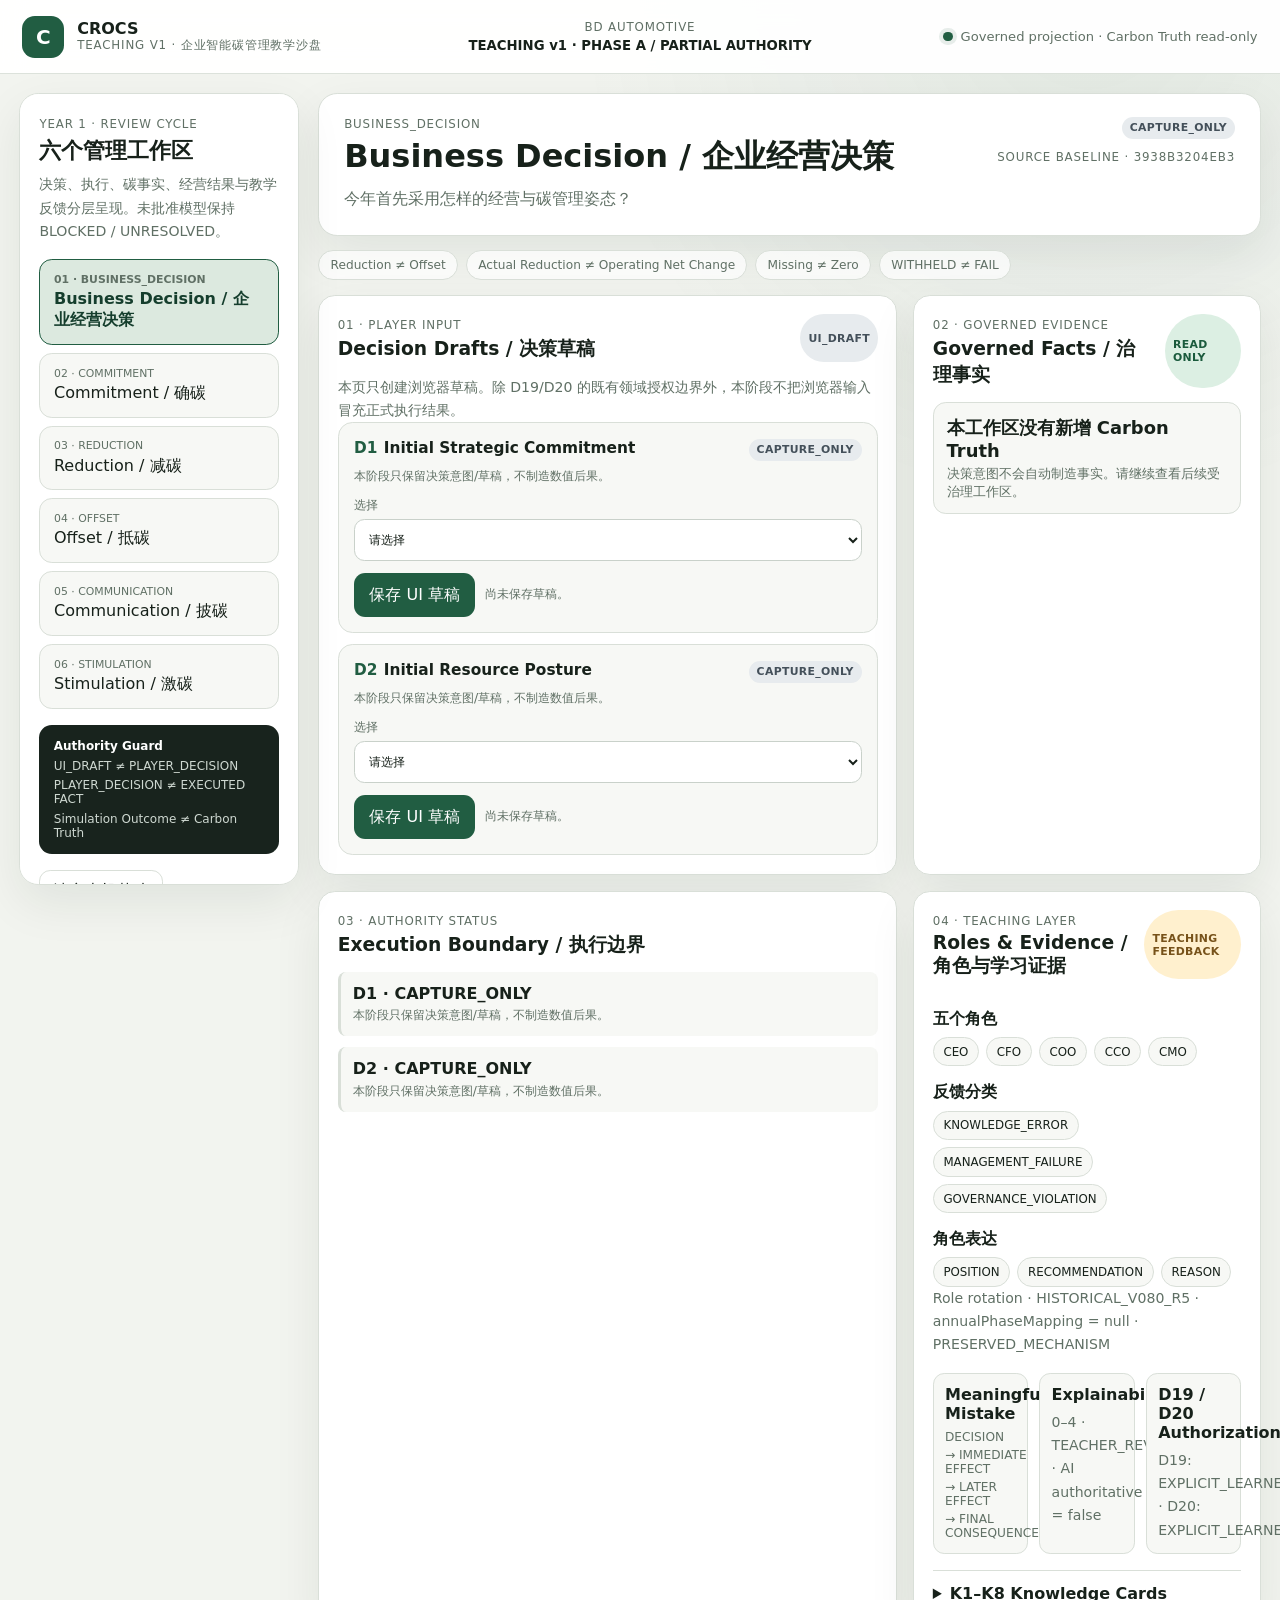
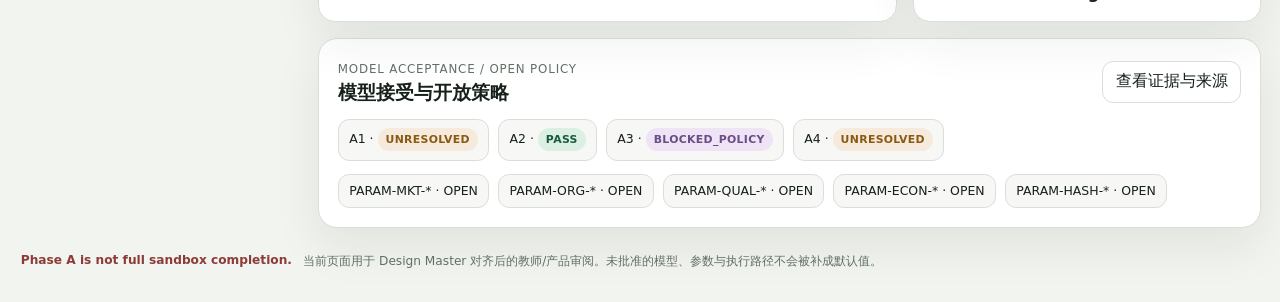
<file: v100-sandbox/index.html>
<!doctype html>
<html lang="zh-CN">
  <head>
    <meta charset="utf-8" />
    <meta name="viewport" content="width=device-width, initial-scale=1" />
    <meta
      name="description"
      content="CROCS Teaching v1 Phase A · 六工作区教学沙盘审阅版"
    />
    <title>CROCS Teaching v1 · Phase A Sandbox</title>
    <link rel="stylesheet" href="styles.css" />
    <script type="module" src="app.js"></script>
  </head>
  <body>
    <a class="skip-link" href="#workspace">跳到当前工作区</a>

    <header class="topbar">
      <div class="brand">
        <span class="brand-mark" aria-hidden="true">C</span>
        <div>
          <strong>CROCS</strong>
          <small>Teaching v1 · 企业智能碳管理教学沙盘</small>
        </div>
      </div>
      <div class="phase">
        <span>BD AUTOMOTIVE</span>
        <b id="phase-banner">TEACHING v1 · PHASE A / PARTIAL AUTHORITY</b>
      </div>
      <div class="authority-pill">
        <span class="dot" aria-hidden="true"></span>
        <span>Governed projection · Carbon Truth read-only</span>
      </div>
    </header>

    <div class="app-shell">
      <aside class="workspace-rail" aria-label="Teaching v1 六工作区">
        <div class="rail-intro">
          <small>YEAR 1 · REVIEW CYCLE</small>
          <h1>六个管理工作区</h1>
          <p>
            决策、执行、碳事实、经营结果与教学反馈分层呈现。未批准模型保持
            BLOCKED / UNRESOLVED。
          </p>
        </div>
        <nav id="workspace-nav" class="workspace-nav"></nav>

        <div class="rail-guard">
          <b>Authority Guard</b>
          <span>UI_DRAFT ≠ PLAYER_DECISION</span>
          <span>PLAYER_DECISION ≠ EXECUTED FACT</span>
          <span>Simulation Outcome ≠ Carbon Truth</span>
        </div>

        <button id="reset-drafts" class="secondary" type="button">
          清空本机草稿
        </button>
      </aside>

      <main id="workspace" class="workspace" tabindex="-1">
        <section class="workspace-hero">
          <div>
            <div class="eyebrow" id="workspace-id">BUSINESS_DECISION</div>
            <h2 id="workspace-title">Business Decision / 企业经营决策</h2>
            <p id="workspace-question"></p>
          </div>
          <div class="hero-meta">
            <span id="workspace-status" class="status-badge">CAPTURE_ONLY</span>
            <span id="source-head" class="source-head"></span>
          </div>
        </section>

        <section class="semantic-strip" aria-label="核心语义边界">
          <span>Reduction ≠ Offset</span>
          <span>Actual Reduction ≠ Operating Net Change</span>
          <span>Missing ≠ Zero</span>
          <span>WITHHELD ≠ FAIL</span>
        </section>

        <div class="workspace-grid">
          <section
            class="panel decision-panel"
            aria-labelledby="decision-heading"
          >
            <header class="panel-header">
              <div>
                <small>01 · PLAYER INPUT</small>
                <h3 id="decision-heading">Decision Drafts / 决策草稿</h3>
              </div>
              <span class="tag draft">UI_DRAFT</span>
            </header>
            <p class="panel-copy">
              本页只创建浏览器草稿。除 D19/D20
              的既有领域授权边界外，本阶段不把浏览器输入冒充正式执行结果。
            </p>
            <div id="decision-list" class="decision-list"></div>
          </section>

          <section class="panel facts-panel" aria-labelledby="facts-heading">
            <header class="panel-header">
              <div>
                <small>02 · GOVERNED EVIDENCE</small>
                <h3 id="facts-heading">Governed Facts / 治理事实</h3>
              </div>
              <span class="tag fact">READ ONLY</span>
            </header>
            <div id="fact-list" class="fact-list"></div>
          </section>

          <section
            class="panel authority-panel"
            aria-labelledby="authority-heading"
          >
            <header class="panel-header">
              <div>
                <small>03 · AUTHORITY STATUS</small>
                <h3 id="authority-heading">Execution Boundary / 执行边界</h3>
              </div>
            </header>
            <div id="authority-list" class="authority-list"></div>
          </section>

          <section
            class="panel teaching-panel"
            aria-labelledby="teaching-heading"
          >
            <header class="panel-header">
              <div>
                <small>04 · TEACHING LAYER</small>
                <h3 id="teaching-heading">Roles & Evidence / 角色与学习证据</h3>
              </div>
              <span class="tag feedback">TEACHING FEEDBACK</span>
            </header>

            <div>
              <h4>五个角色</h4>
              <div id="role-list" class="chip-list"></div>
            </div>

            <div>
              <h4>反馈分类</h4>
              <div id="feedback-list" class="chip-list"></div>
            </div>

            <div>
              <h4>角色表达</h4>
              <div id="role-expression-list" class="chip-list"></div>
              <p id="role-rotation-status" class="panel-copy"></p>
            </div>

            <div class="teaching-evidence-grid">
              <article>
                <h4>Meaningful Mistake</h4>
                <div id="mistake-chain" class="chain-list"></div>
              </article>
              <article>
                <h4>Explainability</h4>
                <p id="explainability-status" class="panel-copy"></p>
              </article>
              <article>
                <h4>D19 / D20 Authorization</h4>
                <p id="next-cycle-authorization" class="panel-copy"></p>
              </article>
            </div>

            <details>
              <summary>K1–K8 Knowledge Cards</summary>
              <div id="knowledge-list" class="knowledge-list"></div>
            </details>
          </section>
        </div>

        <section class="model-status" aria-labelledby="model-status-heading">
          <header>
            <div>
              <small>MODEL ACCEPTANCE / OPEN POLICY</small>
              <h3 id="model-status-heading">模型接受与开放策略</h3>
            </div>
            <button id="open-evidence" class="secondary" type="button">
              查看证据与来源
            </button>
          </header>
          <div id="validation-list" class="validation-list"></div>
          <div id="open-policy-list" class="open-policy-list"></div>
        </section>
      </main>
    </div>

    <dialog id="evidence-dialog" aria-labelledby="evidence-title">
      <form method="dialog">
        <header class="dialog-header">
          <div>
            <small>TRACEABILITY</small>
            <h2 id="evidence-title">证据、来源与限制</h2>
          </div>
          <button class="icon-button" aria-label="关闭" value="cancel">
            ×
          </button>
        </header>
        <div id="evidence-content" class="dialog-content"></div>
        <footer>
          <button class="primary" value="cancel">关闭</button>
        </footer>
      </form>
    </dialog>

    <footer class="footer">
      <strong>Phase A is not full sandbox completion.</strong>
      <span>
        当前页面用于 Design Master
        对齐后的教师/产品审阅。未批准的模型、参数与执行路径不会被补成默认值。
      </span>
    </footer>
  </body>
</html>
</file>
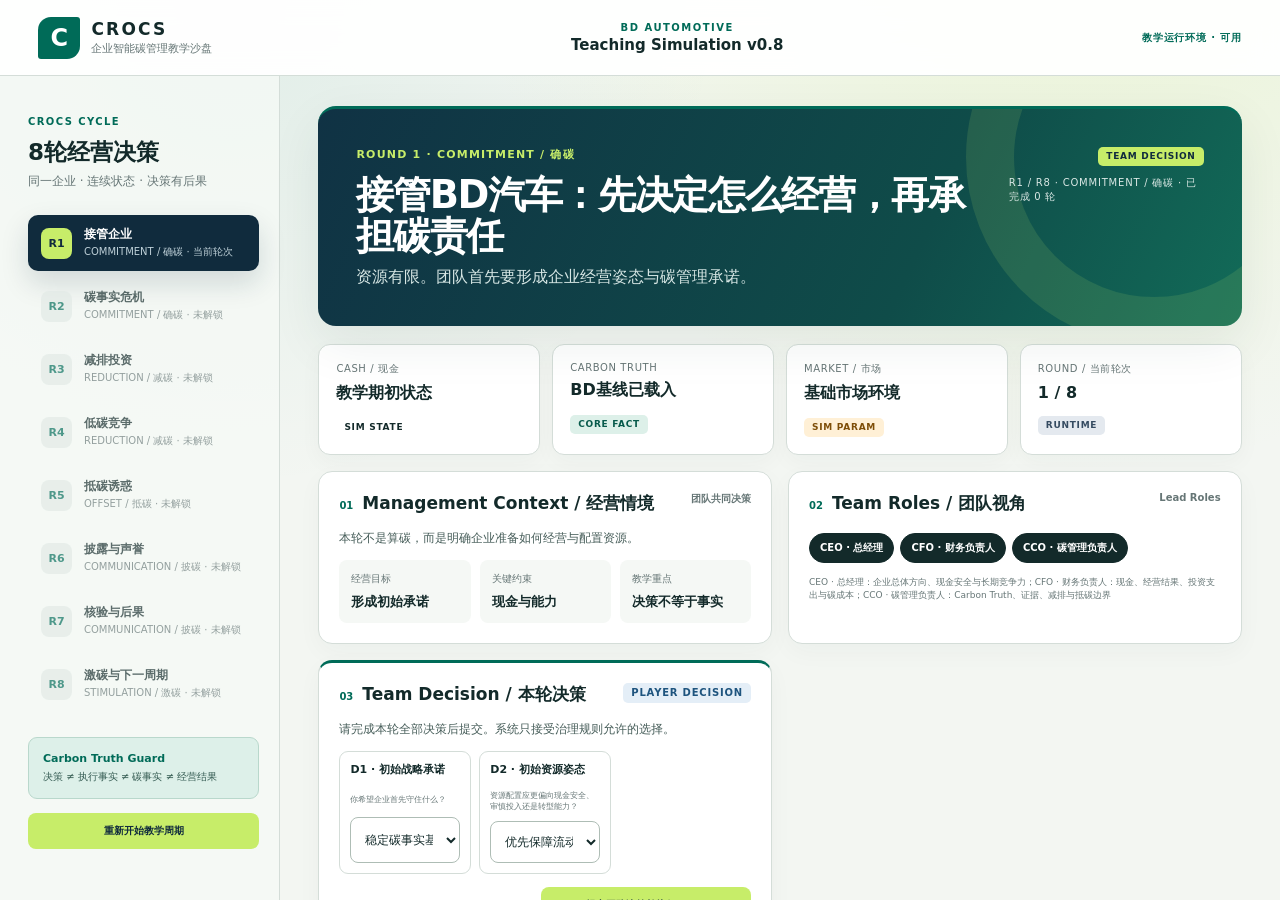
<file: sandbox-v080.html>
<!doctype html>
<html lang="zh-CN">
<head>
  <meta charset="utf-8">
  <meta name="viewport" content="width=device-width,initial-scale=1">
  <title>CROCS Teaching Sandbox v0.8</title>
  <style>html,body{margin:0;width:100%;height:100%;overflow:hidden;background:#f3f6f2}iframe{border:0;width:100%;height:100%;display:block}</style>
</head>
<body>
  <iframe id="crocs-v080" src="v080/sandbox-v080.html" title="CROCS Teaching Sandbox v0.8"></iframe>
  <script>
    // Publication bootstrap only. The governed v0.8 bundle owns all simulation logic.
    // PR #157 / CI #497 corrected the source entrypoint to call controller.start();
    // this wrapper starts the already-mounted public runtime without duplicating any business/carbon logic.
    const frame = document.getElementById('crocs-v080');
    frame.addEventListener('load', () => {
      let attempts = 0;
      const startMountedRuntime = () => {
        attempts += 1;
        const button = frame.contentDocument?.getElementById('new-session');
        if (button) {
          button.click();
          return;
        }
        if (attempts < 40) setTimeout(startMountedRuntime, 50);
      };
      startMountedRuntime();
    });
  </script>
</body>
</html>
</file>
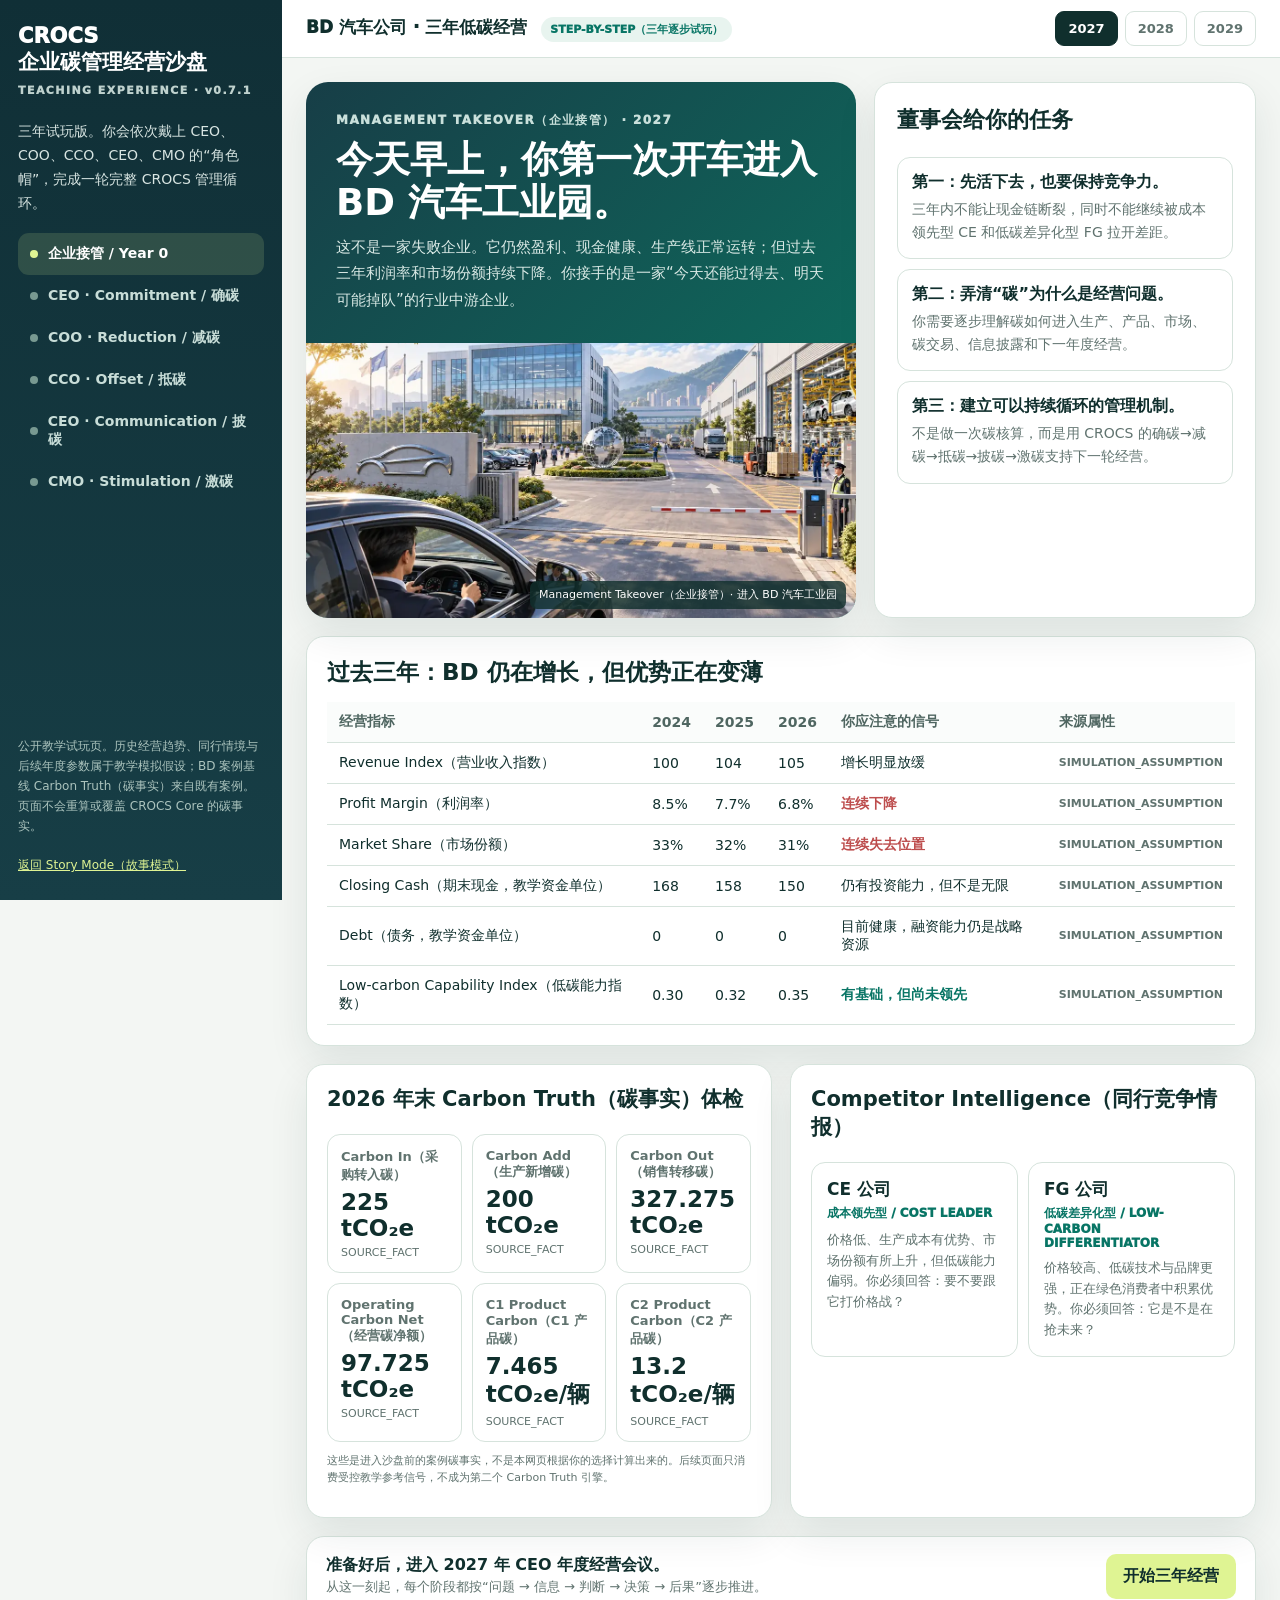
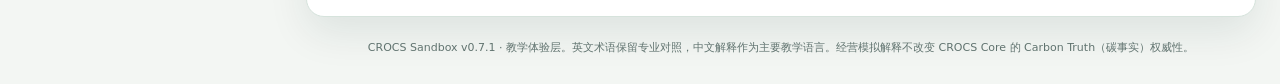
<file: sandbox.html>
<!doctype html>
<html lang="zh-CN">
<head>
<meta charset="utf-8">
<meta name="viewport" content="width=device-width,initial-scale=1">
<title>CROCS 企业碳管理经营沙盘 · v0.7.1</title>
<style>
:root{--bg:#f3f6f3;--panel:#fff;--ink:#102f2d;--muted:#60736f;--line:#d6e3dc;--green:#087565;--lime:#dff493;--red:#bd4d4d;--soft:#eef6f2;--shadow:0 16px 40px rgba(16,47,45,.09)}*{box-sizing:border-box}body{margin:0;font-family:Inter,"Microsoft YaHei",system-ui,sans-serif;background:var(--bg);color:var(--ink)}button,input,select,textarea{font:inherit}.app{display:grid;grid-template-columns:282px 1fr;min-height:100vh}.side{position:sticky;top:0;height:100vh;padding:24px 18px;background:linear-gradient(180deg,#102f36,#173e46);color:#fff;display:flex;flex-direction:column}.logo{font-size:21px;font-weight:950}.logo small{display:block;margin-top:8px;font-size:11px;letter-spacing:.13em;color:#bfd2ce}.side-note{font-size:14px;line-height:1.72;color:#d8e5e2;margin:22px 0 18px}.stage{display:flex;gap:10px;align-items:center;padding:12px;border-radius:11px;color:#c8ddd8;font-size:14px;font-weight:700}.stage.active{background:rgba(223,244,147,.14);color:#fff}.dot{width:8px;height:8px;border-radius:50%;background:#789991}.stage.active .dot{background:var(--lime)}.side-foot{margin-top:auto;font-size:12px;line-height:1.65;color:#abc3bd}.side a{color:var(--lime)}.main{min-width:0}.top{position:sticky;top:0;z-index:20;background:rgba(255,255,255,.96);border-bottom:1px solid var(--line);display:flex;align-items:center;justify-content:space-between;padding:11px 24px;gap:16px}.headline{font-size:17px;font-weight:950}.tag{display:inline-block;margin-left:8px;padding:5px 9px;border-radius:99px;background:#e8f4ef;color:var(--green);font-size:11px;font-weight:950}.years{display:flex;gap:7px}.year{border:1px solid var(--line);background:#fff;color:var(--muted);padding:9px 12px;border-radius:9px;font-weight:850;font-size:13px}.year.active{background:var(--ink);border-color:var(--ink);color:#fff}.wrap{max-width:1480px;margin:auto;padding:24px}.panel{background:var(--panel);border:1px solid var(--line);border-radius:18px;box-shadow:var(--shadow)}.takeover{display:grid;grid-template-columns:1.18fr .82fr;gap:18px}.hero{overflow:hidden;background:linear-gradient(135deg,#173e47,#0c7562);color:#fff;border-radius:22px;box-shadow:var(--shadow)}.hero-copy{padding:30px}.eyebrow{font-size:12px;font-weight:950;letter-spacing:.12em;color:#c9e0db}.hero h1{font-size:37px;line-height:1.15;margin:10px 0}.hero p{margin:0;color:#d9e9e5;font-size:15px;line-height:1.75}.scene{height:275px;background:#eaf4ef}.visual-asset{position:relative;width:100%;height:100%;margin:0;overflow:hidden;background:linear-gradient(135deg,#dceae5,#f1f7f4)}.visual-asset img{width:100%;height:100%;display:block;object-fit:cover}.visual-asset figcaption{position:absolute;right:10px;bottom:9px;max-width:calc(100% - 20px);padding:6px 9px;border-radius:7px;background:rgba(16,47,45,.82);color:#fff;font-size:11px;line-height:1.4}.asset-fallback{display:none;position:absolute;inset:0;place-items:center;padding:24px;text-align:center;color:var(--muted);font-size:13px;line-height:1.6}.visual-asset.asset-missing .asset-fallback{display:grid}.visual-asset.asset-missing figcaption{display:none}.briefcard{padding:22px}.briefcard h3,.panel h2,.panel h3{margin-top:0}.briefcard h3{font-size:22px}.task{border:1px solid var(--line);border-radius:13px;padding:14px;margin-top:10px}.task b{font-size:16px}.task p{margin:5px 0 0;font-size:14px;line-height:1.65;color:var(--muted)}.history{padding:20px;margin-top:18px}.history h2{font-size:23px;margin-bottom:14px}.table-wrap{overflow:auto}table{width:100%;border-collapse:collapse;font-size:14px}th,td{padding:11px 12px;border-bottom:1px solid var(--line);text-align:left}th{font-size:14px;color:#4f6661;font-weight:900;background:#fafcfb}.source{font-size:11px;color:var(--muted);font-weight:800}.signal-down{color:var(--red);font-weight:900}.signal-up{color:var(--green);font-weight:900}.grid2{display:grid;grid-template-columns:1fr 1fr;gap:18px;margin-top:18px}.carbon,.competitors{padding:20px}.carbon h3,.competitors h3{font-size:21px}.metric-grid{display:grid;grid-template-columns:repeat(3,1fr);gap:10px}.metric{border:1px solid var(--line);border-radius:13px;padding:13px}.metric span{display:block;color:var(--muted);font-size:13px;font-weight:750}.metric strong{display:block;font-size:23px;margin-top:5px}.metric small{display:block;margin-top:5px;color:var(--muted);font-size:11px}.competitor-grid{display:grid;grid-template-columns:1fr 1fr;gap:10px}.competitor{border:1px solid var(--line);border-radius:14px;padding:15px}.competitor b{font-size:17px}.competitor .type{color:var(--green);font-size:12px;font-weight:950;margin:4px 0 8px}.competitor p{margin:0;color:var(--muted);font-size:13px;line-height:1.6}.startbar,.nextbar{margin-top:18px;padding:17px 19px;display:flex;align-items:center;justify-content:space-between;gap:12px}.startbar strong,.nextbar strong{font-size:16px}.startbar small,.nextbar small{font-size:13px;color:var(--muted);line-height:1.6}.primary{cursor:pointer;border:0;background:var(--lime);color:var(--ink);font-weight:950;padding:12px 17px;border-radius:10px}.meeting,.result,.final-summary{display:none}.meeting.show,.result.show,.final-summary.show{display:block}.meeting-head{display:grid;grid-template-columns:1fr 420px;gap:18px}.meeting-title{padding:22px}.role-row{display:flex;align-items:center;gap:14px}.avatar{width:62px;height:62px;border-radius:17px;background:var(--soft);display:grid;place-items:center;font-size:32px}.meeting-title h2{margin:0;font-size:25px}.meeting-title p{margin:7px 0 0;color:var(--muted);font-size:14px;line-height:1.65}.stage-scene{overflow:hidden;height:220px}.progress{display:grid;grid-template-columns:repeat(5,1fr);gap:8px;margin:17px 0}.prog{padding:11px;border:1px solid var(--line);border-radius:10px;background:#fff;font-size:13px;font-weight:850;color:var(--muted)}.prog.active{border-color:var(--green);background:#edf7f3;color:var(--green)}.meeting-grid{display:grid;grid-template-columns:1.15fr .85fr;gap:18px}.work,.support{padding:20px}.work>h3,.support>h3{font-size:22px}.step-card{border:1px solid var(--line);border-radius:14px;padding:16px;margin-top:12px}.step-label{font-size:12px;letter-spacing:.09em;color:var(--green);font-weight:950}.step-card h4{font-size:18px;margin:6px 0 8px}.step-card p,.step-card li{font-size:14px;color:var(--muted);line-height:1.68}.voices{display:grid;grid-template-columns:1fr 1fr;gap:9px}.voice{background:#f7faf8;border:1px solid var(--line);border-radius:12px;padding:12px}.voice b{font-size:14px}.voice p{margin:5px 0 0;font-size:13px;line-height:1.55}.choices{display:flex;flex-wrap:wrap;gap:8px;margin-top:10px}.choice{cursor:pointer;border:1px solid var(--line);background:#fff;border-radius:10px;padding:10px 13px;font-size:14px;font-weight:900}.choice.selected,.choice:hover{border-color:var(--green);background:#eaf5f1;color:var(--green)}.option-help{margin-top:10px;padding:11px 12px;border-radius:10px;background:#f0f7f4;border-left:4px solid var(--green);font-size:13px;line-height:1.6;color:#36534d}.slider-block{margin-top:14px;border:1px solid var(--line);border-radius:13px;padding:13px}.slider-title{display:flex;justify-content:space-between;gap:10px;align-items:center}.slider-title b{font-size:16px}.value-pill{background:#eef6f2;color:var(--green);font-weight:950;padding:4px 8px;border-radius:8px;font-size:13px}.slider{display:grid;grid-template-columns:1fr 88px;gap:11px;align-items:center;margin-top:10px}.slider input{width:100%;accent-color:var(--green)}.slider output{font-weight:950;text-align:right}.semantic-grid{display:grid;grid-template-columns:repeat(4,1fr);gap:7px;margin-top:9px}.semantic{background:#fafcfb;border:1px solid var(--line);border-radius:9px;padding:8px}.semantic b{display:block;font-size:11px;color:#46615b}.semantic span{display:block;margin-top:3px;font-size:11px;color:var(--muted);line-height:1.45}.project-grid{display:grid;grid-template-columns:1fr 1fr;gap:8px;margin-top:10px}.project{cursor:pointer;border:1px solid var(--line);border-radius:11px;padding:11px;background:#fff}.project.selected{border-color:var(--green);background:#eef7f3}.project b{font-size:14px}.project small{display:block;margin-top:4px;font-size:12px;color:var(--muted);line-height:1.5}select,textarea{width:100%;border:1px solid var(--line);border-radius:10px;padding:11px;background:#fff;color:var(--ink);font-size:14px}textarea{min-height:82px}.info-card{border:1px solid var(--line);border-radius:13px;padding:14px;margin-top:10px}.info-card b{font-size:15px}.info-card p{margin:5px 0 0;font-size:13px;line-height:1.6;color:var(--muted)}.decision-summary{background:#102f36;color:#fff;border-radius:14px;padding:15px;margin-top:12px}.decision-summary span{display:block;font-size:12px;color:#bdd3ce}.decision-summary strong{display:block;margin-top:6px;font-size:16px}.meeting-actions{display:flex;align-items:center;justify-content:space-between;gap:12px;margin-top:17px}.meeting-actions small{font-size:13px;line-height:1.5;color:var(--muted)}.result-head{padding:22px}.result-head h2{font-size:25px;margin:0}.result-head p{font-size:14px;line-height:1.65;color:var(--muted)}.result-grid{display:grid;grid-template-columns:repeat(4,1fr);gap:10px;margin-top:14px}.result-card{border:1px solid var(--line);border-radius:13px;padding:14px}.result-card span{font-size:13px;color:var(--muted);font-weight:750}.result-card strong{display:block;font-size:23px;margin-top:5px}.result-body{display:grid;grid-template-columns:1fr 1fr;gap:18px;margin-top:18px}.why,.peer,.ai-review{padding:20px}.why h3,.peer h3,.ai-review h3{font-size:21px}.cause{border-left:4px solid var(--green);background:#f0f7f4;border-radius:9px;padding:12px 13px;margin:9px 0;font-size:14px;line-height:1.65}.ai-review{margin-top:18px}.ai-grid{display:grid;grid-template-columns:repeat(3,1fr);gap:10px}.ai-box{border:1px solid var(--line);border-radius:13px;padding:14px;background:#fff}.ai-box b{font-size:16px}.ai-box p{font-size:13px;line-height:1.6;color:var(--muted);margin:6px 0 0}.note{margin-top:10px;font-size:11px;color:var(--muted);line-height:1.55}.final-summary{padding:22px}.final-summary h2{font-size:27px;margin-top:0}.footer{margin:22px 0 3px;text-align:center;color:var(--muted);font-size:11px;line-height:1.6}.hide{display:none!important}@media(max-width:1150px){.app{grid-template-columns:1fr}.side{display:none}.takeover,.grid2,.meeting-head,.meeting-grid,.result-body{grid-template-columns:1fr}.wrap{padding:15px}.stage-scene{display:none}.metric-grid{grid-template-columns:repeat(2,1fr)}}@media(max-width:720px){.headline{display:none}.hero h1{font-size:29px}.metric-grid,.result-grid,.ai-grid{grid-template-columns:1fr 1fr}.competitor-grid,.voices,.project-grid{grid-template-columns:1fr}.progress{grid-template-columns:1fr}.prog{display:none}.prog.active{display:block}.semantic-grid{grid-template-columns:1fr 1fr}.meeting-actions,.startbar,.nextbar{flex-direction:column;align-items:stretch}.primary{width:100%}}@media(max-width:440px){.metric-grid,.result-grid,.ai-grid,.semantic-grid{grid-template-columns:1fr}.hero-copy{padding:21px}.scene{height:225px}}
</style></head><body>
<div class="app"><aside class="side"><div class="logo">CROCS<br>企业碳管理经营沙盘<small>TEACHING EXPERIENCE · v0.7.1</small></div><div class="side-note">三年试玩版。你会依次戴上 CEO、COO、CCO、CEO、CMO 的“角色帽”，完成一轮完整 CROCS 管理循环。</div><div id="sideNav"></div><div class="side-foot">公开教学试玩页。历史经营趋势、同行情境与后续年度参数属于教学模拟假设；BD 案例基线 Carbon Truth（碳事实）来自既有案例。页面不会重算或覆盖 CROCS Core 的碳事实。<br><br><a href="index.html">返回 Story Mode（故事模式）</a></div></aside><main class="main"><header class="top"><div class="headline">BD 汽车公司 · 三年低碳经营 <span class="tag">STEP-BY-STEP（三年逐步试玩）</span></div><div class="years" id="years"></div></header><div class="wrap">
<section id="takeoverView"><div class="takeover"><div class="hero"><div class="hero-copy"><div class="eyebrow">MANAGEMENT TAKEOVER（企业接管） · 2027</div><h1>今天早上，你第一次开车进入<br>BD 汽车工业园。</h1><p>这不是一家失败企业。它仍然盈利、现金健康、生产线正常运转；但过去三年利润率和市场份额持续下降。你接手的是一家“今天还能过得去、明天可能掉队”的行业中游企业。</p></div><div class="scene"><figure class="visual-asset"><img src="assets/v071/takeover.svg" alt="BD 汽车工业园企业接管场景" onerror="this.closest('figure').classList.add('asset-missing')"><span class="asset-fallback">企业接管视觉资产将在发布前上传；教学内容与交互可正常使用。</span><figcaption>Management Takeover（企业接管）· 进入 BD 汽车工业园</figcaption></figure></div></div><div class="panel briefcard"><h3>董事会给你的任务</h3><div class="task"><b>第一：先活下去，也要保持竞争力。</b><p>三年内不能让现金链断裂，同时不能继续被成本领先型 CE 和低碳差异化型 FG 拉开差距。</p></div><div class="task"><b>第二：弄清“碳”为什么是经营问题。</b><p>你需要逐步理解碳如何进入生产、产品、市场、碳交易、信息披露和下一年度经营。</p></div><div class="task"><b>第三：建立可以持续循环的管理机制。</b><p>不是做一次碳核算，而是用 CROCS 的确碳→减碳→抵碳→披碳→激碳支持下一轮经营。</p></div></div></div>
<div class="panel history"><h2>过去三年：BD 仍在增长，但优势正在变薄</h2><div class="table-wrap"><table><thead><tr><th>经营指标</th><th>2024</th><th>2025</th><th>2026</th><th>你应注意的信号</th><th>来源属性</th></tr></thead><tbody><tr><td>Revenue Index（营业收入指数）</td><td>100</td><td>104</td><td>105</td><td>增长明显放缓</td><td class="source">SIMULATION_ASSUMPTION</td></tr><tr><td>Profit Margin（利润率）</td><td>8.5%</td><td>7.7%</td><td>6.8%</td><td class="signal-down">连续下降</td><td class="source">SIMULATION_ASSUMPTION</td></tr><tr><td>Market Share（市场份额）</td><td>33%</td><td>32%</td><td>31%</td><td class="signal-down">连续失去位置</td><td class="source">SIMULATION_ASSUMPTION</td></tr><tr><td>Closing Cash（期末现金，教学资金单位）</td><td>168</td><td>158</td><td>150</td><td>仍有投资能力，但不是无限</td><td class="source">SIMULATION_ASSUMPTION</td></tr><tr><td>Debt（债务，教学资金单位）</td><td>0</td><td>0</td><td>0</td><td>目前健康，融资能力仍是战略资源</td><td class="source">SIMULATION_ASSUMPTION</td></tr><tr><td>Low-carbon Capability Index（低碳能力指数）</td><td>0.30</td><td>0.32</td><td>0.35</td><td class="signal-up">有基础，但尚未领先</td><td class="source">SIMULATION_ASSUMPTION</td></tr></tbody></table></div></div>
<div class="grid2"><div class="panel carbon"><h3>2026 年末 Carbon Truth（碳事实）体检</h3><div class="metric-grid"><div class="metric"><span>Carbon In（采购转入碳）</span><strong>225 tCO₂e</strong><small>SOURCE_FACT</small></div><div class="metric"><span>Carbon Add（生产新增碳）</span><strong>200 tCO₂e</strong><small>SOURCE_FACT</small></div><div class="metric"><span>Carbon Out（销售转移碳）</span><strong>327.275 tCO₂e</strong><small>SOURCE_FACT</small></div><div class="metric"><span>Operating Carbon Net（经营碳净额）</span><strong>97.725 tCO₂e</strong><small>SOURCE_FACT</small></div><div class="metric"><span>C1 Product Carbon（C1 产品碳）</span><strong>7.465 tCO₂e/辆</strong><small>SOURCE_FACT</small></div><div class="metric"><span>C2 Product Carbon（C2 产品碳）</span><strong>13.2 tCO₂e/辆</strong><small>SOURCE_FACT</small></div></div><p class="note">这些是进入沙盘前的案例碳事实，不是本网页根据你的选择计算出来的。后续页面只消费受控教学参考信号，不成为第二个 Carbon Truth 引擎。</p></div><div class="panel competitors"><h3>Competitor Intelligence（同行竞争情报）</h3><div class="competitor-grid"><div class="competitor"><b>CE 公司</b><div class="type">成本领先型 / COST LEADER</div><p>价格低、生产成本有优势、市场份额有所上升，但低碳能力偏弱。你必须回答：要不要跟它打价格战？</p></div><div class="competitor"><b>FG 公司</b><div class="type">低碳差异化型 / LOW-CARBON DIFFERENTIATOR</div><p>价格较高、低碳技术与品牌更强，正在绿色消费者中积累优势。你必须回答：它是不是在抢未来？</p></div></div></div></div><div class="panel startbar"><div><strong>准备好后，进入 2027 年 CEO 年度经营会议。</strong><br><small>从这一刻起，每个阶段都按“问题 → 信息 → 判断 → 决策 → 后果”逐步推进。</small></div><button class="primary" id="startBtn">开始三年经营</button></div></section>
<section id="meetingView" class="meeting"></section><section id="resultView" class="result"></section><section id="finalView" class="final-summary panel"></section><div class="footer">CROCS Sandbox v0.7.1 · 教学体验层。英文术语保留专业对照，中文解释作为主要教学语言。经营模拟解释不改变 CROCS Core 的 Carbon Truth（碳事实）权威性。</div></div></main></div>
<script>
const YEARS=[2027,2028,2029];const STAGES=[{id:'commitment',code:'Commitment',cn:'确碳',role:'CEO 总经理',emoji:'🧭'},{id:'reduction',code:'Reduction',cn:'减碳',role:'COO 生产运营总监',emoji:'🏭'},{id:'offset',code:'Offset',cn:'抵碳',role:'CCO 企业碳管理总监',emoji:'♻️'},{id:'communication',code:'Communication',cn:'披碳',role:'CEO 总经理',emoji:'📣'},{id:'stimulation',code:'Stimulation',cn:'激碳',role:'CMO 市场总监',emoji:'📈'}];const ctx=[{carbonPrice:100,external:'能源成本和碳成本压力开始上升；同行分化开始显现。',residual:94.923,pcf:[1,.94,.90]},{carbonPrice:140,external:'碳价压力增强，上一年度能力投资开始出现滞后效果。',residual:91.8,pcf:[.98,.90,.84]},{carbonPrice:196,external:'市场更关注可信低碳产品，历史投资差异开始显著影响成本与竞争位置。',residual:88.4,pcf:[.96,.86,.78]}];let yi=0,si=0;let ent={cash:150,debt:0,cap:.35,share:.31,rep:.50};const D=YEARS.map(()=>({posture:'平衡管理',price:'BASE',reductionBudget:28,capabilityBudget:22,projects:['低碳电力'],coverage:90,assetPriority:70,purchaseLimit:30,disclosure:'标准披露',audience:'消费者',claims:['实际减排'],feedback:'市场与消费者',journal:''}));const R=[];
function nav(){document.getElementById('sideNav').innerHTML=[['takeover','企业接管 / Year 0'],...STAGES.map(s=>[s.id,`${s.role.split(' ')[0]} · ${s.code} / ${s.cn}`])].map((x,i)=>`<div class="stage ${i===0?'active':''}" data-nav="${x[0]}"><span class="dot"></span>${x[1]}</div>`).join('')}function tabs(){document.getElementById('years').innerHTML=YEARS.map((y,i)=>`<button class="year ${i===yi?'active':''}" disabled>${y}</button>`).join('')}function setNav(id){document.querySelectorAll('.stage').forEach(e=>e.classList.toggle('active',e.dataset.nav===id))}function show(id){['meetingView','resultView','finalView'].forEach(x=>document.getElementById(x).classList.remove('show'));document.getElementById(id).classList.add('show')}
function scene(k){const assets={commitment:{path:'assets/v071/commitment.svg',alt:'CEO 召集跨部门年度确碳战略会议',caption:'Commitment（确碳）· 年度战略会议'},reduction:{path:'assets/v071/reduction.svg',alt:'COO 在汽车生产现场推进减碳行动',caption:'Reduction（减碳）· 生产与能力建设'},offset:{path:'assets/v071/offset.svg',alt:'CCO 评估碳资产与剩余碳责任',caption:'Offset（抵碳）· 碳资产决策'},communication:{path:'assets/v071/communication.svg',alt:'管理团队核验并披露可信碳信息',caption:'Communication（披碳）· 事实核验与沟通'},stimulation:{path:'assets/v071/stimulation.svg',alt:'CMO 分析市场与利益相关者反馈',caption:'Stimulation（激碳）· 市场反馈进入下一周期'}};const a=assets[k];return`<figure class="visual-asset"><img src="${a.path}" alt="${a.alt}" onerror="this.closest('figure').classList.add('asset-missing')"><span class="asset-fallback">${a.caption}视觉资产将在发布前上传；当前教学流程不受影响。</span><figcaption>${a.caption}</figcaption></figure>`}
function prog(){return`<div class="progress">${STAGES.map((s,i)=>`<div class="prog ${i===si?'active':''}">${i+1}. ${s.code}（${s.cn}）</div>`).join('')}</div>`}function info(t,x){return`<div class="info-card"><b>${t}</b><p>${x}</p></div>`}function choice(key,ops,help){let d=D[yi];return`<div class="choices" data-key="${key}">${ops.map(o=>`<button class="choice ${d[key]===o?'selected':''}" data-value="${o}" data-help="${help[o]}">${o}</button>`).join('')}</div><div class="option-help" id="help-${key}">${help[d[key]]}</div>`}function slider(key,title,min,max,step,unit,what,larger,impact){let v=D[yi][key];return`<div class="slider-block"><div class="slider-title"><b>${title}</b><span class="value-pill">${v} ${unit}</span></div><div class="slider"><input type="range" data-slider="${key}" min="${min}" max="${max}" step="${step}" value="${v}"><output>${v} ${unit}</output></div><div class="semantic-grid"><div class="semantic"><b>它是什么</b><span>${what}</span></div><div class="semantic"><b>单位</b><span>${unit}</span></div><div class="semantic"><b>数值越大</b><span>${larger}</span></div><div class="semantic"><b>可能影响</b><span>${impact}</span></div></div></div>`}
function voices(){return`<div class="voices"><div class="voice"><b>CFO 财务总监</b><p>当前 Cash（现金）约 ${ent.cash.toFixed(1)} 教学资金单位，Debt（债务）约 ${ent.debt.toFixed(1)} 教学资金单位。任何投资都必须由现金流和融资能力承担。</p></div><div class="voice"><b>CCO 企业碳管理总监</b><p>Carbon Truth（碳事实）不能被经营页面改写；Reduction（减碳）与 Offset（抵碳）也不能混为一谈。</p></div></div>`}
function content(s){let d=D[yi],c=ctx[yi];if(s.id==='commitment'){let ph={'平衡管理':'在经营绩效、低碳责任和未来能力之间保持均衡推进。适合当前“可经营但不进则退”的中游位置。','责任优先':'把更多注意力放在低碳责任与长期转型上。短期现金和利润可能承压，但有利于加快形成低碳能力。','经营优先':'优先守住当期利润、现金和销量。短期财务更稳健，但如果长期持续，可能错失能力和产品碳改善窗口。'},pr={'LOW':'Low（低价）：用更低价格争取销量和市场份额，但单位利润空间更小，也更容易被卷入价格竞争。','BASE':'Base（基准价）：维持常规市场位置，在销量与单位利润之间保持相对平衡。','PREMIUM':'Premium（高溢价）：提高单位价格，适合质量、品牌或低碳差异化被市场认可时；如果差异化不足，销量可能下降。'};return`<div class="step-card"><div class="step-label">STEP 1 · 你需要先判断</div><h4>今年企业最核心的经营矛盾是什么？</h4><p>${c.external} 你必须先确定年度管理姿态，再确认产品价格定位。</p></div><div class="step-card"><div class="step-label">STEP 2 · 你收到了哪些报告</div><h4>先看企业与市场，再决定战略姿态</h4>${voices()}</div><div class="step-card"><div class="step-label">STEP 3 · 你现在要决定什么</div><h4>Strategic Posture（年度管理姿态）</h4><p>这是 CEO 对本年度责任、经营与低碳转型优先顺序的总体取向。它不是 Carbon Truth，也不会改变事实边界。</p>${choice('posture',['平衡管理','责任优先','经营优先'],ph)}<h4 style="margin-top:18px">Price Position（产品价格定位）</h4><p>价格是经营决策，由市场信息支持，在年度经营方案中确认。</p>${choice('price',['LOW','BASE','PREMIUM'],pr)}</div><div class="step-card"><div class="step-label">STEP 4 · 为什么重要</div><h4>你正在确定这一年的“经营方向盘”</h4><p>姿态决定团队讨论的优先顺序；价格则直接参与市场竞争。两者都要与现金、能力、产品碳和竞争者位置一起考虑。</p></div>`}if(s.id==='reduction')return`<div class="step-card"><div class="step-label">STEP 1 · 当前管理问题</div><h4>COO：生产系统继续照旧，还是现在投入减碳与能力建设？</h4><p>设备仍能生产，但能源效率与低碳能力并不领先。你的任务是把“生产怎么做”转成可执行的 Reduction（减碳）行动。</p></div><div class="step-card"><div class="step-label">STEP 2 · 你掌握的信息</div><h4>生产、财务与同行信号</h4>${voices()}</div><div class="step-card"><div class="step-label">STEP 3 · 你现在要决定什么</div>${slider('reductionBudget','Reduction Budget（当年减碳投入）',0,75,1,'教学资金单位','用于当年生产减碳活动、工艺优化与直接改造的教学模拟预算；与 Cash（现金）同一量纲，不是百分比。','当期现金支出更大，通常更有条件推动真实减排活动。','当期现金、经营成本、受控减排参考信号、后续产品碳信号')}${slider('capabilityBudget','Capability Budget（低碳能力建设投入）',0,60,1,'教学资金单位','用于设备、技术、组织能力等长期低碳能力建设的教学模拟预算；与 Cash（现金）同一量纲。','短期现金压力更大，但潜在长期成本改善与能力积累更强，效果具有时滞。','未来 Capability（能力指数）、未来成本、未来产品碳与竞争位置')}<h4 style="margin-top:16px">Project Selection（减碳项目选择）</h4><p>项目不是“加分按钮”。它表示你把现有投入优先用在哪类经营活动上。</p><div class="project-grid" id="projects">${[['低碳电力','偏即时减排：改变外购电力相关排放，可能较快影响生产碳。'],['设备改造','即时减排 + 能力：节能设备需要资金，效果可延续到后续年度。'],['工艺优化','偏运营效率：改善过程消耗与排放，同时可能影响单位成本。'],['运输优化','偏销售活动：降低运输/展销相关排放，对销售转移碳有影响。']].map(x=>`<div class="project ${d.projects.includes(x[0])?'selected':''}" data-project="${x[0]}"><b>${x[0]}</b><small>${x[1]}</small></div>`).join('')}</div></div><div class="step-card"><div class="step-label">STEP 4 · 为什么重要</div><h4>Reduction（减碳）不是“买掉责任”</h4><p>真实减碳改变企业活动与排放，因此可能逐步改变 Product Carbon（产品碳）和未来经营成本；Offset（抵碳）处理剩余责任，两者不能互换。</p></div>`;if(s.id==='offset')return`<div class="step-card"><div class="step-label">STEP 1 · 当前管理问题</div><h4>CCO：真实减碳完成后，剩余碳责任怎么处理？</h4><p>本年 Governed Residual Reference（受控剩余责任参考）约 ${c.residual.toFixed(3)} tCO₂e；Carbon Price Index（碳价指数）为 ${c.carbonPrice} 指数点。</p></div><div class="step-card"><div class="step-label">STEP 2 · 你收到了哪些报告</div><h4>碳资产、市场价格与现金约束</h4>${voices()}</div><div class="step-card"><div class="step-label">STEP 3 · 你现在要决定什么</div>${slider('coverage','Coverage Target（剩余责任覆盖目标）',0,100,5,'%','你希望用合格抵碳资源覆盖多少比例的剩余碳责任。','希望覆盖的比例更高，通常需要更多碳资源和现金支出。','碳资源需求、碳现金支出、剩余责任处理程度')}${slider('assetPriority','Existing Asset Priority（已有碳资产优先使用比例）',0,100,5,'%','在需要的抵碳资源中，你希望优先从企业已有合格碳资产中满足多少。','更倾向消耗已有资产，减少当期市场购买，但会降低未来库存。','碳资产库存、市场购买需求、未来灵活性')}${slider('purchaseLimit','Market Purchase Limit（市场购买上限）',0,60,1,'tCO₂e','你允许本年度最多从碳市场购买的抵碳资源数量上限。','允许更大的市场购买量，但现金与碳价暴露也可能更高。','现金、市场购买量、碳价暴露、未覆盖责任')}</div><div class="step-card"><div class="step-label">STEP 4 · 为什么重要</div><h4>抵碳有成本，但不会自动把产品变成低碳产品</h4><p>Offset（抵碳）负责处理剩余责任；它不直接降低 Product Carbon（产品碳）。因此“碳中和”与“低碳产品”必须分开理解。</p></div>`;if(s.id==='communication'){let dh={'谨慎披露':'只披露最必要、最稳健且证据充分的信息，降低过度承诺风险，但市场传播力度也较弱。','标准披露':'在事实支持范围内披露减排、产品碳与抵消信息，兼顾透明度和表达强度。','积极披露':'更主动地向利益相关者传播低碳行动与成果，但所有表述仍必须受 Carbon Truth（碳事实）约束。'};return`<div class="step-card"><div class="step-label">STEP 1 · 当前管理问题</div><h4>CEO：各部门都提交了材料，我们到底能公开说什么？</h4><p>披碳不是营销文案自由发挥。CEO 统筹，CCO 做事实核验，各部门提供证据，最终决定披露强度、主要受众和声明内容。</p></div><div class="step-card"><div class="step-label">STEP 2 · 你收到了哪些报告</div><h4>“想说什么”必须先经过“事实能不能支持”</h4><div class="voices"><div class="voice"><b>CMO 市场总监</b><p>消费者越来越关注低碳信息，希望表达更有区分度。</p></div><div class="voice"><b>CCO 企业碳管理总监</b><p>可以表达真实减排、产品碳与抵消事实；不支持的“零碳产品”等表述必须阻断。</p></div></div></div><div class="step-card"><div class="step-label">STEP 3 · 你现在要决定什么</div><h4>Disclosure Intensity（披露强度）</h4>${choice('disclosure',['谨慎披露','标准披露','积极披露'],dh)}<h4 style="margin-top:16px">Primary Audience（主要披露对象）</h4><select id="audience"><option ${d.audience==='政府'?'selected':''}>政府</option><option ${d.audience==='投资者'?'selected':''}>投资者</option><option ${d.audience==='消费者'?'selected':''}>消费者</option></select><h4 style="margin-top:16px">Claim Set（声明内容）</h4><div class="project-grid" id="claims">${['实际减排','产品碳事实','抵消情况'].map(x=>`<div class="project ${d.claims.includes(x)?'selected':''}" data-claim="${x}"><b>${x}</b><small>${x==='实际减排'?'披露真实减排事实，不等同经营碳净额变化。':x==='产品碳事实'?'披露经治理的产品碳信息，不由网页自行计算。':'披露剩余责任如何使用合格资源处理，不暗示产品自动低碳。'}</small></div>`).join('')}</div></div><div class="step-card"><div class="step-label">STEP 4 · 为什么重要</div><h4>可信披露是“碳事实 → 市场感知”的桥梁</h4><p>真实低碳行动只有在被可信地传播后，才可能进入消费者、投资者和其他利益相关者的判断。过度表达则会带来信任损失风险。</p></div>`}let fh={'市场与消费者':'重点看销量、市场份额、消费者对产品碳与品牌的反应。','竞争者':'重点看 CE 与 FG 的价格、市场位置和低碳能力变化。','财务与投资者':'重点看现金、债务、投资承受能力和长期经营价值。'};return`<div class="step-card"><div class="step-label">STEP 1 · 当前管理问题</div><h4>CMO：这一年做完以后，市场到底怎么回应？</h4><p>你需要把消费者、同行、声誉、销量与经营结果整理为 Feedback（反馈证据），供下一年度 CEO 重新做 Commitment（确碳）决策。</p></div><div class="step-card"><div class="step-label">STEP 2 · 你掌握的信息</div><h4>市场反馈不是下一年度的自动答案</h4><p>Feedback（反馈）可以改变下一轮决策的信息基础，但 Feedback ≠ Next Commitment Decision（反馈不等于下一轮确碳决策）。</p></div><div class="step-card"><div class="step-label">STEP 3 · 你现在要决定什么</div><h4>Feedback Focus（反馈分析重点）</h4>${choice('feedback',['市场与消费者','竞争者','财务与投资者'],fh)}<h4 style="margin-top:16px">Decision Journal（决策记录）</h4><textarea id="journal" placeholder="用你自己的话记录：今年最重要的判断是什么？为什么？">${d.journal}</textarea></div><div class="step-card"><div class="step-label">STEP 4 · 为什么重要</div><h4>企业经营是循环，不是一次性结算</h4><p>你本年的价格、投资、减碳、抵碳和披露共同改变了企业状态；下一年度从新的现金、能力、市场与外部压力出发重新开始。</p></div>`}
function dash(s){let c=ctx[yi];if(s.id==='reduction')return info('Production & Capability（生产与能力）',`Capability Index（能力指数）：${ent.cap.toFixed(2)}。能力投资具有时滞，不会立刻变成“得分”。`)+info('Cash Headroom（现金空间）',`当前 Cash（现金）：${ent.cash.toFixed(1)} 教学资金单位；Debt（债务）：${ent.debt.toFixed(1)} 教学资金单位。投入必须可融资。`)+info('同行提醒','CE 偏成本效率，FG 偏低碳能力。你的投入需要回答“当期减排”和“未来能力”如何平衡。');if(s.id==='offset')return info('Governed Residual（受控剩余责任参考）',`${c.residual.toFixed(3)} tCO₂e。该值是教学受控输入，不由本页面从 Net Before/After 反推。`)+info('Carbon Price Index（碳价指数）',`${c.carbonPrice} 指数点。这是场景指数，不是人民币/tCO₂e。`)+info('核心边界','Actual Reduction（实际减排）≠ Offset（抵碳）；Carbon Neutrality（碳中和）≠ Low-carbon Product（低碳产品）。');if(s.id==='communication')return info('Truth Gate（事实闸门）','CCO 先核验哪些声明被 Carbon Truth 支持；CEO 才决定披露强度和对象。')+info('市场含义','可信披露可以把真实产品碳表现转化为市场感知；但不能把没有发生的事实“说出来”。');if(s.id==='stimulation')return info('Market Share（市场份额）',`${(ent.share*100).toFixed(1)}%。注意比较 CE 与 FG 的方向，而不是只看自己的绝对数字。`)+info('Reputation Index（声誉指数）',`${ent.rep.toFixed(2)}。声誉来自持续可信行为，不是一次宣传自动获得。`)+info('下一轮','CMO 形成分析报告；CEO 下一年基于新证据重新做 Commitment（确碳）。');return info('Company Position（企业位置）',`Cash（现金）${ent.cash.toFixed(1)} 教学资金单位；Debt（债务）${ent.debt.toFixed(1)} 教学资金单位；Market Share（市场份额）${(ent.share*100).toFixed(1)}%。`)+info('External Pressure（外部压力）',c.external)+info('CROCS 任务','CEO 不是先“算碳”，而是组织团队明确今年要解决什么经营问题，以及低碳转型在其中的位置。')}
function render(){let s=STAGES[si];tabs();setNav(s.id);document.getElementById('takeoverView').style.display='none';show('meetingView');document.getElementById('meetingView').innerHTML=`<div class="meeting-head"><div class="panel meeting-title"><div class="role-row"><div class="avatar">${s.emoji}</div><div><div class="eyebrow" style="color:var(--green)">YEAR ${YEARS[yi]} · ${s.code.toUpperCase()}（${s.cn}）</div><h2>你现在是：${s.role}</h2><p>阶段负责人是会议召集人和责任人，不是唯一决策者。你需要综合其他部门提供的信息完成本阶段任务。</p></div></div></div><div class="panel stage-scene">${scene(s.id)}</div></div>${prog()}<div class="meeting-grid"><div class="panel work"><h3>本阶段 Step-by-Step（逐步决策）</h3>${content(s)}<div class="meeting-actions"><small>确认前请检查：我知道这是什么决策、单位是什么、它可能影响什么吗？</small><button class="primary" id="confirmStage">确认本阶段方案 →</button></div></div><div class="panel support"><h3>你现在最该看的信息</h3>${dash(s)}<div class="decision-summary"><span>当前年度 / 阶段</span><strong>${YEARS[yi]} · ${s.code}（${s.cn}）</strong></div></div></div>`;bind();document.getElementById('confirmStage').onclick=()=>{if(s.id==='stimulation')resolveYear();else{si++;render()}}}
function bind(){document.querySelectorAll('.choices').forEach(g=>g.querySelectorAll('.choice').forEach(b=>{b.onclick=()=>{let k=g.dataset.key;D[yi][k]=b.dataset.value;g.querySelectorAll('.choice').forEach(x=>x.classList.toggle('selected',x===b));let h=document.getElementById('help-'+k);if(h)h.textContent=b.dataset.help};b.onmouseenter=()=>{let h=document.getElementById('help-'+g.dataset.key);if(h)h.textContent=b.dataset.help};b.onmouseleave=()=>{let h=document.getElementById('help-'+g.dataset.key),sel=g.querySelector('.choice.selected');if(h&&sel)h.textContent=sel.dataset.help}}));document.querySelectorAll('[data-slider]').forEach(i=>i.oninput=()=>{let k=i.dataset.slider,n=Number(i.value),blk=i.closest('.slider-block'),unit=blk.querySelector('.value-pill').textContent.replace(/^\S+\s?/,'');D[yi][k]=n;blk.querySelector('.value-pill').textContent=`${n} ${unit}`;blk.querySelector('output').textContent=`${n} ${unit}`});document.querySelectorAll('[data-project]').forEach(e=>e.onclick=()=>{let a=D[yi].projects,v=e.dataset.project,p=a.indexOf(v);p>=0?a.splice(p,1):a.push(v);e.classList.toggle('selected')});document.querySelectorAll('[data-claim]').forEach(e=>e.onclick=()=>{let a=D[yi].claims,v=e.dataset.claim,p=a.indexOf(v);p>=0?a.splice(p,1):a.push(v);e.classList.toggle('selected')});let a=document.getElementById('audience');if(a)a.onchange=()=>D[yi].audience=a.value;let j=document.getElementById('journal');if(j)j.oninput=()=>D[yi].journal=j.value}
function pcf(d,c){let x=d.reductionBudget+d.capabilityBudget;return x<35?c.pcf[0]:x<70?c.pcf[1]:c.pcf[2]}function resolveYear(){let d=D[yi],c=ctx[yi],pf=d.price==='LOW'?.96:d.price==='PREMIUM'?1.08:1,p=pcf(d,c),boost=d.disclosure==='积极披露'?.012:d.disclosure==='谨慎披露'?-.006:0,share=Math.max(.18,Math.min(.46,ent.share+(1-p)*.08+boost+(d.price==='LOW'?.012:d.price==='PREMIUM'?-.008:0)-.004*yi)),rev=310*share*pf,oc=rev*(.31+.08*ent.cap),inv=d.reductionBudget+d.capabilityBudget,target=c.residual*d.coverage/100,need=Math.max(0,target*(1-d.assetPriority/100)),buy=Math.min(need,d.purchaseLimit),carbon=buy*c.carbonPrice*.006,pre=ent.cash+oc-inv-carbon,fin=0,status='SOLVENT';if(pre<20){fin=Math.min(Math.max(0,80-ent.debt),20-pre);pre+=Math.max(0,fin)}if(pre<0){status='DEFAULT_BANKRUPT';pre=0}else if(fin>0)status='FINANCED';let cap=Math.min(.9,ent.cap*(1-.025)+.0055*d.capabilityBudget*(1-ent.cap)),rep=Math.max(.25,Math.min(.85,ent.rep+(d.disclosure==='积极披露'?.015:d.disclosure==='谨慎披露'?-.004:.006)+(1-p)*.03)),r={year:YEARS[yi],revenue:rev,operatingCash:oc,closingCash:pre,debt:ent.debt+fin,share,capability:cap,carbonPrice:c.carbonPrice,carbonCash:carbon,pcf:p,status,financing:fin};R.push(r);ent={cash:pre,debt:ent.debt+fin,cap,share,rep};result(r,d)}
function review(r,d){let g=[],q=[],n=[];d.reductionBudget+d.capabilityBudget>=40?g.push('你没有只守住当期，而是为真实减碳和未来能力配置了资源。'):q.push('减碳与能力投入偏低，短期现金更轻松，但产品碳与未来成本改善空间有限。');d.capabilityBudget>=20?g.push('能力建设投入达到中等以上水平，后续年度有机会通过时滞逐步改善成本与竞争力。'):n.push('下一年重点观察能力是否不足；不要只依赖当期抵碳处理剩余责任。');r.carbonCash>3&&q.push('碳市场现金支出已经较明显，说明抵碳策略增加了当期资金压力。');r.closingCash<45?q.push('期末现金安全垫偏薄，下一年若继续高投入，融资约束会明显增强。'):g.push('期末现金仍保有一定缓冲，为下一年度继续调整留下空间。');n.push('下一年度不要只看单项指标，要同时比较 Cash（现金）、Capability（能力）、Product Carbon（产品碳信号）与同行位置。');return{g:g.slice(0,2),q:(q.length?q:['当前没有单一“致命错误”，但仍需检查长期战略是否被短期结果掩盖。']).slice(0,2),n:n.slice(0,2)}}
function result(r,d){setNav('stimulation');show('resultView');document.getElementById('meetingView').classList.remove('show');let a=review(r,d),ce=.36+.008*yi,fg=.26+.006*yi;document.getElementById('resultView').innerHTML=`<div class="panel result-head"><div class="eyebrow" style="color:var(--green)">YEAR ${r.year} · ANNUAL REVIEW（年度经营复盘）</div><h2>这一年发生了什么？为什么？</h2><p>先看结果，再看因果。经营指标来自教学模拟经济层；Product Carbon Index（产品碳指数）消费受控教学参考信号，不在浏览器重新计算 Carbon Truth（碳事实）。</p><div class="result-grid"><div class="result-card"><span>Revenue（营业收入，教学资金单位）</span><strong>${r.revenue.toFixed(1)}</strong></div><div class="result-card"><span>Operating Cash Flow（经营现金贡献，教学资金单位）</span><strong>${r.operatingCash.toFixed(1)}</strong></div><div class="result-card"><span>Closing Cash（期末现金，教学资金单位）</span><strong>${r.closingCash.toFixed(1)}</strong></div><div class="result-card"><span>Debt（期末债务，教学资金单位）</span><strong>${r.debt.toFixed(1)}</strong></div><div class="result-card"><span>Market Share（市场份额）</span><strong>${(r.share*100).toFixed(1)}%</strong></div><div class="result-card"><span>Capability Index（能力指数）</span><strong>${r.capability.toFixed(2)}</strong></div><div class="result-card"><span>Product Carbon Index（产品碳指数）</span><strong>${r.pcf.toFixed(2)}</strong></div><div class="result-card"><span>Carbon Cash Outflow（碳市场现金支出，教学资金单位）</span><strong>${r.carbonCash.toFixed(2)}</strong></div></div></div><div class="result-body"><div class="panel why"><h3>因果解释：为什么会这样？</h3><div class="cause"><b>价格 → 市场：</b>你选择 ${d.price} 定价。价格与上一期可感知的产品碳、声誉和同行定位共同作用于 Market Share（市场份额），不是单独决定销量。</div><div class="cause"><b>投入 → 现金与能力：</b>本年 Reduction + Capability 投入共 ${d.reductionBudget+d.capabilityBudget} 个教学资金单位。它直接占用当期现金，其中 Capability（能力建设）主要通过时滞影响以后年度。</div><div class="cause"><b>真实减碳 ≠ 抵碳：</b>本页产品碳信号来自受控参考包络；Offset（抵碳）只进入剩余责任与碳市场现金成本，不自动降低 Product Carbon（产品碳）。</div><div class="cause"><b>披露 → 市场感知：</b>${d.disclosure} 决定信息表达强度；只有事实支持的声明才应进入市场感知，否则会产生信任风险。</div></div><div class="panel peer"><h3>同行结果：你不是在真空里经营</h3><table><thead><tr><th>企业</th><th>价格定位</th><th>市场份额</th><th>低碳能力</th><th>你应怎么看</th></tr></thead><tbody><tr><td>BD（你）</td><td>${d.price}</td><td>${(r.share*100).toFixed(1)}%</td><td>${r.capability.toFixed(2)}</td><td>你的实际结果</td></tr><tr><td>CE</td><td>LOW</td><td>${(ce*100).toFixed(1)}%</td><td>较低</td><td>成本与价格压力</td></tr><tr><td>FG</td><td>PREMIUM</td><td>${(fg*100).toFixed(1)}%</td><td>较高</td><td>低碳差异化压力</td></tr></tbody></table><p class="note">CE / FG 为教学竞争情境，不是现实企业数据。</p></div></div><div class="panel ai-review"><h3>AI 教学点评（解释层，不参与计算）</h3><div class="ai-grid"><div class="ai-box"><b>✓ 你做得好的地方</b><p>${a.g.join('<br><br>')}</p></div><div class="ai-box"><b>△ 本年风险与不足</b><p>${a.q.join('<br><br>')}</p></div><div class="ai-box"><b>→ 下一年重点关注</b><p>${a.n.join('<br><br>')}</p></div></div><p class="note">这段点评是规则化教学解释，用于帮助复盘，不是新的“最优策略”算法，也不会替你做下一年度决策。</p></div><div class="panel nextbar"><div><strong>${r.status==='DEFAULT_BANKRUPT'?'企业资金链已经断裂，正常经营不能继续。':yi===2?'三年经营完成，可以进入总复盘。':'CMO 的反馈将成为下一年 CEO 会议的证据输入。'}</strong><br><small>企业状态会延续：Cash、Debt、Capability、Market Share 都不会自动重置。</small></div><button class="primary" id="nextBtn">${r.status==='DEFAULT_BANKRUPT'||yi===2?'进入三年总复盘':'进入下一年度'}</button></div>`;document.getElementById('nextBtn').onclick=()=>{if(r.status==='DEFAULT_BANKRUPT'||yi===2)final();else{yi++;si=0;render()}}}
function final(){show('finalView');document.getElementById('resultView').classList.remove('show');let l=R[R.length-1];document.getElementById('finalView').innerHTML=`<div class="eyebrow" style="color:var(--green)">THREE-YEAR DEBRIEF（三年总复盘）</div><h2>你经营的不是“三张年度成绩单”，而是一条连续因果链。</h2><div class="metric-grid"><div class="metric"><span>Closing Cash（期末现金，教学资金单位）</span><strong>${l?l.closingCash.toFixed(1):'-'}</strong></div><div class="metric"><span>Debt（债务，教学资金单位）</span><strong>${l?l.debt.toFixed(1):'-'}</strong></div><div class="metric"><span>Market Share（市场份额）</span><strong>${l?(l.share*100).toFixed(1)+'%':'-'}</strong></div><div class="metric"><span>Capability Index（低碳能力指数）</span><strong>${l?l.capability.toFixed(2):'-'}</strong></div><div class="metric"><span>Product Carbon Index（产品碳指数）</span><strong>${l?l.pcf.toFixed(2):'-'}</strong></div><div class="metric"><span>Years Completed（完成年度）</span><strong>${R.length}</strong></div></div><div class="grid2"><div class="info-card"><b>你应该带走的 CROCS 认识</b><p>确碳决定管理问题与边界；减碳改变真实经营活动；抵碳处理剩余责任；披碳把可信事实传递给外部；激碳把市场和利益相关者反馈带回下一周期。五个阶段共同服务于企业持续经营。</p></div><div class="info-card"><b>为什么不是“越低碳越高分”</b><p>沙盘没有人为 ESG 加分项。低碳行动必须通过成本、现金、能力、产品碳、市场、声誉与风险影响经营结果；同时，现金链断裂会真实终止经营。</p></div></div><div class="nextbar" style="box-shadow:none;border:0;padding-left:0;padding-right:0"><div><strong>现在可以重新来一次，用另一种经营判断比较路径差异。</strong><br><small>建议第二次不要只改变一个滑杆，而是重新考虑“你为什么做这个决策”。</small></div><button class="primary" onclick="location.reload()">重新开始</button></div>`}
document.getElementById('startBtn').onclick=()=>render();nav();tabs();
</script></body></html>
</file>
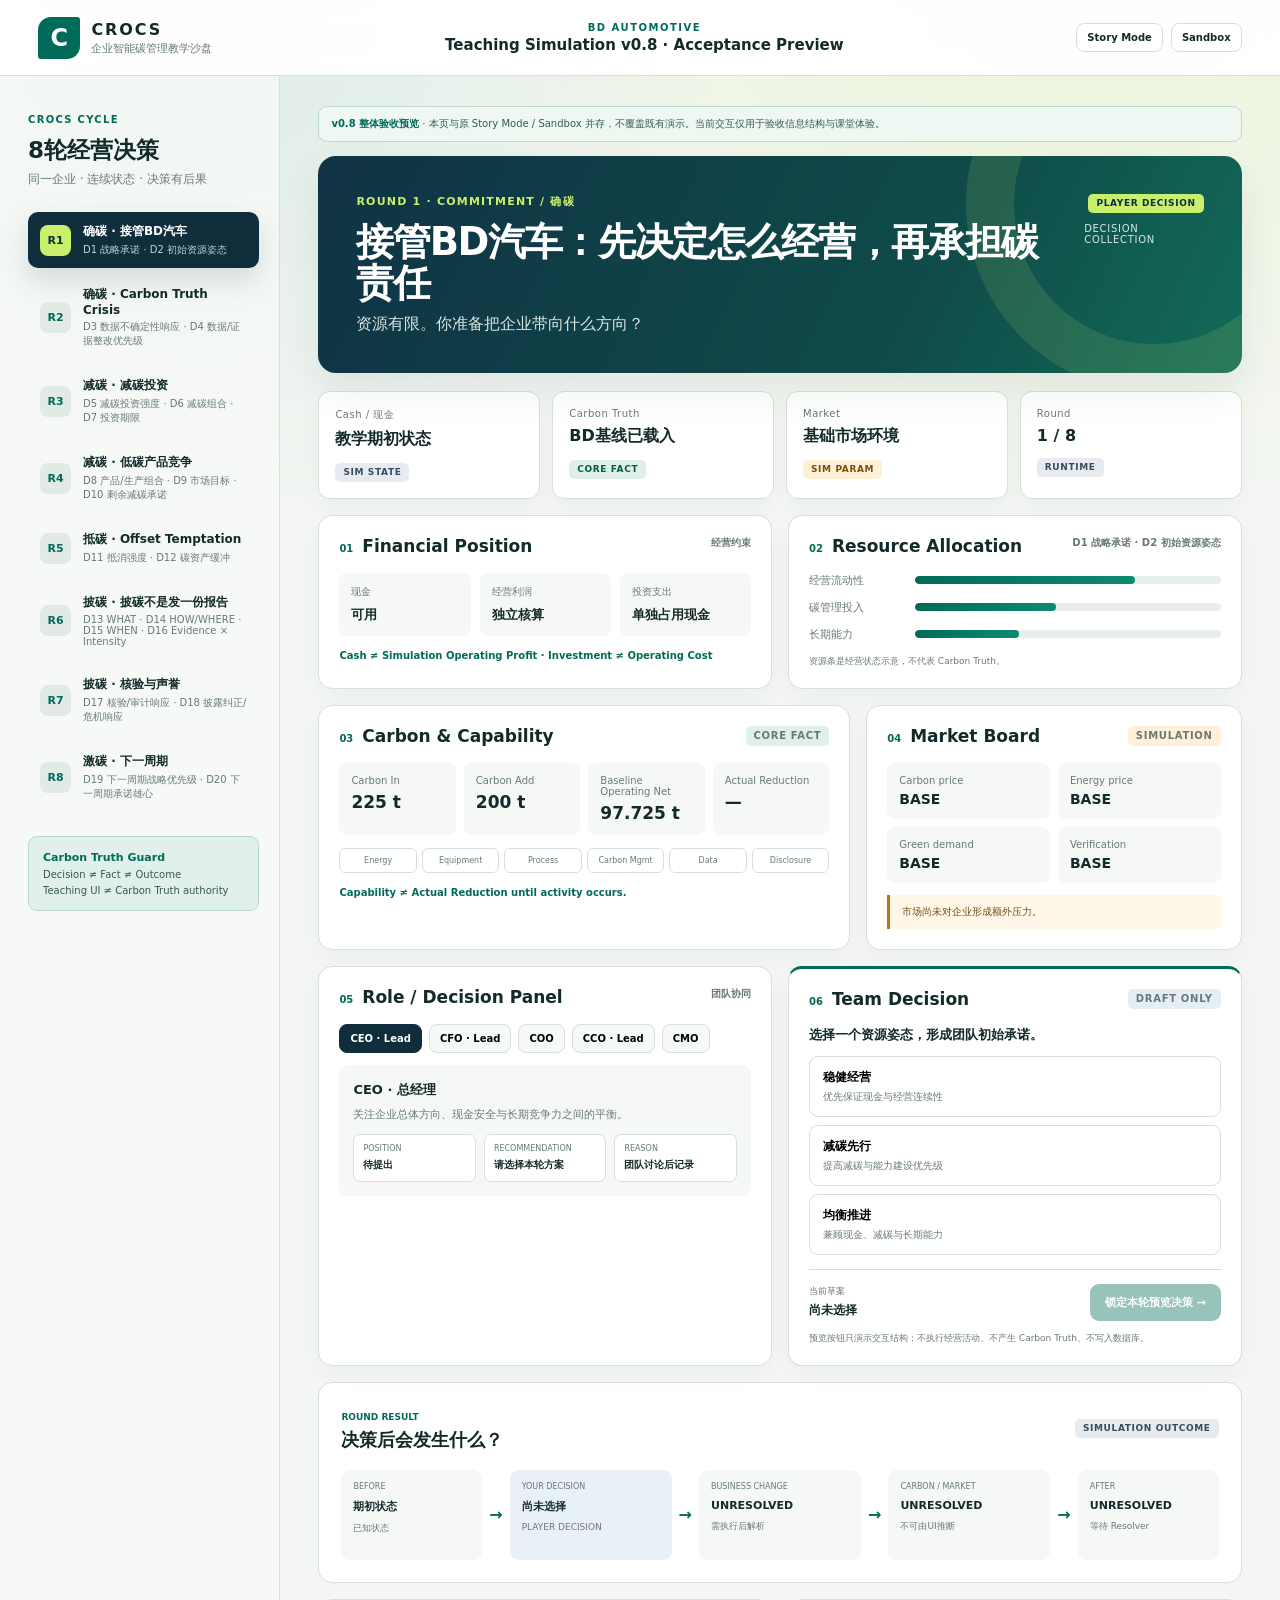
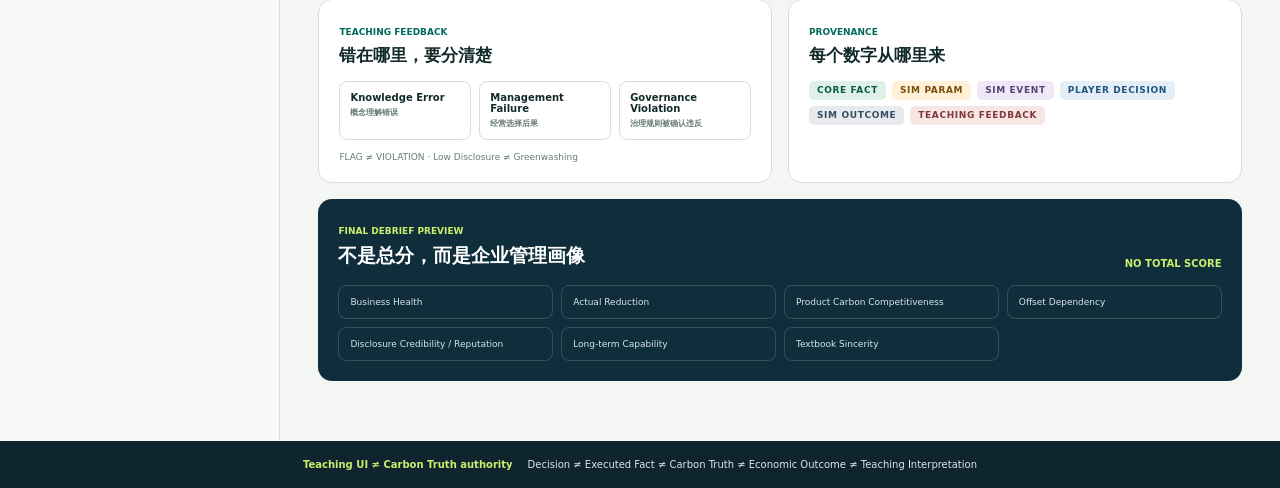
<file: v080-acceptance-preview.html>
<!doctype html>
<html lang="zh-CN">
<head>
  <meta charset="utf-8" />
  <meta name="viewport" content="width=device-width, initial-scale=1" />
  <meta name="description" content="CROCS Teaching Simulation v0.8 · BD汽车制造企业整体验收预览" />
  <title>CROCS v0.8 · BD Enterprise Console</title>
  <style>
    :root{
      --ink:#122b2a;--muted:#687a77;--paper:#f3f6f2;--card:#fff;--green:#006b58;--green2:#0c8b70;
      --lime:#c9ef6c;--navy:#102d3c;--line:#d7dfda;--soft:#edf4ef;--amber:#ba7719;--blue:#28618e;
      --violet:#67518e;--red:#964545;--shadow:0 16px 40px rgba(25,54,48,.08);
      font-family:Inter,ui-sans-serif,system-ui,-apple-system,BlinkMacSystemFont,"Segoe UI","Noto Sans SC","Microsoft YaHei",sans-serif;
      color:var(--ink);background:var(--paper)
    }
    *{box-sizing:border-box} body{margin:0;min-width:320px;background:radial-gradient(circle at 86% -10%,rgba(201,239,108,.24),transparent 28%),radial-gradient(circle at 16% 0%,rgba(12,139,112,.09),transparent 23%),var(--paper)}
    button,a{font:inherit} button{cursor:pointer} a{color:inherit;text-decoration:none}
    button:focus-visible,a:focus-visible{outline:3px solid #e29d25;outline-offset:3px}
    .topbar{position:sticky;top:0;z-index:30;display:grid;grid-template-columns:auto 1fr auto;gap:24px;align-items:center;min-height:76px;padding:12px clamp(18px,3vw,48px);background:rgba(255,255,255,.94);border-bottom:1px solid var(--line);backdrop-filter:blur(14px)}
    .brand{display:flex;align-items:center;gap:11px}.brandmark{width:42px;height:42px;display:grid;place-items:center;border-radius:13px 3px 13px 3px;background:var(--green);color:#fff;font-weight:900;font-size:24px}.brand strong,.brand small{display:block}.brand strong{letter-spacing:.12em}.brand small{font-size:11px;color:var(--muted);margin-top:2px}
    .context{text-align:center}.context span,.context b{display:block}.context span{font-size:10px;letter-spacing:.15em;color:var(--green);font-weight:900}.context b{font-size:15px;margin-top:3px}
    .links{display:flex;gap:8px;align-items:center}.links a{font-size:10px;font-weight:800;padding:8px 10px;border:1px solid var(--line);border-radius:8px;background:#fff}.links a:hover{border-color:var(--green)}
    .shell{width:min(1680px,100%);margin:0 auto;display:grid;grid-template-columns:280px minmax(0,1fr);min-height:calc(100vh - 76px)}
    aside{padding:32px 20px 42px 28px;border-right:1px solid var(--line);background:rgba(248,250,248,.78)}
    aside small{font-size:10px;color:var(--green);font-weight:900;letter-spacing:.13em}aside h2{font-size:23px;margin:8px 0 5px}aside p{font-size:12px;color:var(--muted);margin:0 0 24px}
    .round-nav{display:grid;gap:7px}.round-btn{width:100%;display:grid;grid-template-columns:34px 1fr;gap:9px;align-items:center;text-align:left;padding:10px 11px;border:1px solid transparent;border-radius:10px;background:transparent;color:var(--ink)}.round-btn:hover{background:#fff;border-color:var(--line)}.round-btn.active{background:var(--navy);color:#fff;box-shadow:0 12px 28px rgba(16,45,60,.15)}
    .rn{width:31px;height:31px;display:grid;place-items:center;border-radius:8px;background:#e2eae6;color:var(--green);font-weight:900;font-size:11px}.round-btn.active .rn{background:var(--lime);color:var(--navy)}.rc b,.rc span{display:block}.rc b{font-size:12px}.rc span{font-size:10px;margin-top:3px;color:var(--muted)}.round-btn.active .rc span{color:#bfd0d8}
    .guard{margin-top:24px;padding:14px;border:1px solid #b8d7cc;border-radius:9px;background:#e1f0ea}.guard b,.guard span{display:block}.guard b{font-size:11px;color:var(--green)}.guard span{font-size:10px;margin-top:5px;color:#345a52}
    main{min-width:0;padding:30px clamp(20px,3vw,48px) 60px}.hero{display:flex;justify-content:space-between;gap:28px;min-height:176px;padding:clamp(24px,3vw,38px);border-radius:18px;background:linear-gradient(115deg,#103244 0%,#0f4b49 65%,#126b58 100%);color:#fff;box-shadow:var(--shadow);position:relative;overflow:hidden}.hero:after{content:"";position:absolute;width:280px;height:280px;right:-100px;top:-140px;border:48px solid rgba(201,239,108,.12);border-radius:50%}.kicker{position:relative;z-index:2;font-size:11px;color:var(--lime);font-weight:900;letter-spacing:.11em}.hero h1{position:relative;z-index:2;font-size:clamp(30px,3vw,48px);line-height:1.08;letter-spacing:-.035em;margin:12px 0 10px;max-width:980px}.hero p{position:relative;z-index:2;margin:0;color:#d7e6e3;font-size:16px;max-width:780px}.hero-meta{position:relative;z-index:2;display:grid;gap:10px;justify-items:end;align-content:start}.phase{font-size:10px;color:#d8e8e4;letter-spacing:.07em}
    .tag{display:inline-flex;width:max-content;align-items:center;padding:5px 8px;border-radius:5px;font-size:9px;line-height:1;letter-spacing:.07em;font-weight:900}.fact{background:#dff0e9;color:#075a4b}.param{background:#fff0d8;color:#7d4e09}.event{background:#efe9f7;color:#57447a}.decision{background:#e5eef7;color:#1f557f}.outcome{background:#e7ebef;color:#364c60}.feedback{background:#f7e6e4;color:#7f3939}.hero .decision{background:var(--lime);color:var(--navy)}
    .state-strip{display:grid;grid-template-columns:repeat(4,1fr);gap:12px;margin:18px 0 16px}.state-strip article{background:#fff;border:1px solid var(--line);border-radius:12px;padding:16px;box-shadow:0 7px 22px rgba(30,61,54,.035)}.state-strip small,.state-strip strong{display:block}.state-strip small{font-size:10px;color:var(--muted);letter-spacing:.05em}.state-strip strong{margin:7px 0 10px;font-size:16px}
    .grid{display:grid;grid-template-columns:repeat(12,1fr);gap:16px}.panel{background:#fff;border:1px solid var(--line);border-radius:14px;padding:20px;box-shadow:0 8px 25px rgba(30,61,54,.035);min-width:0}.p6{grid-column:span 6}.p7{grid-column:span 7}.p5{grid-column:span 5}.accent{border-top:3px solid var(--green)}
    .panel-head{display:flex;justify-content:space-between;align-items:flex-start;gap:12px;margin-bottom:17px}.panel-head>div{display:flex;gap:9px;align-items:baseline}.panel-head small{font-size:10px;color:var(--green);font-weight:900}.panel-head h2{margin:0;font-size:17px}.panel-head>span{font-size:10px;color:var(--muted);font-weight:800}
    .metrics{display:grid;grid-template-columns:repeat(3,1fr);gap:9px}.metrics div,.facts p,.market p{background:#f5f8f5;border-radius:8px;padding:12px;margin:0}.metrics small,.metrics b,.facts span,.facts b,.market small,.market b{display:block}.metrics small,.facts span,.market small{font-size:10px;color:var(--muted)}.metrics b{font-size:13px;margin-top:7px}.formula{margin:14px 0 0;font-size:10px;color:var(--green);font-weight:800}
    .bars{display:grid;gap:12px}.bars div{display:grid;grid-template-columns:96px 1fr;gap:10px;align-items:center}.bars span{font-size:11px;color:var(--muted)}.bars i{height:8px;border-radius:99px;background:#e8eeeb;overflow:hidden}.bars i b{display:block;height:100%;border-radius:inherit;background:linear-gradient(90deg,var(--green),var(--green2));transition:width .25s ease}.caption{display:block;margin-top:13px;font-size:9px;color:var(--muted)}
    .facts{display:grid;grid-template-columns:repeat(4,1fr);gap:8px}.facts b{font-size:17px;margin-top:6px}.caps{display:grid;grid-template-columns:repeat(6,1fr);gap:5px;margin-top:13px}.caps span{text-align:center;padding:7px 4px;border:1px solid var(--line);border-radius:6px;font-size:8px;color:var(--muted)}
    .market{display:grid;grid-template-columns:repeat(2,1fr);gap:8px}.market b{margin-top:5px;font-size:14px}.market-note{margin-top:12px;padding:10px 12px;border-left:3px solid var(--amber);background:#fff7e8;font-size:10px;color:#73501c}
    .role-tabs{display:flex;flex-wrap:wrap;gap:7px}.role-tab{border:1px solid var(--line);border-radius:8px;background:#f7f9f7;padding:8px 10px;font-size:10px;font-weight:800}.role-tab.active{background:var(--navy);color:#fff;border-color:var(--navy)}.role-card{margin-top:12px;padding:14px;background:#f5f8f5;border-radius:9px}.role-card>b{font-size:13px}.role-card p{font-size:11px;color:var(--muted);margin:8px 0 12px}.role-fields{display:grid;grid-template-columns:repeat(3,1fr);gap:8px}.role-fields span{padding:9px;background:#fff;border:1px solid var(--line);border-radius:7px}.role-fields small,.role-fields b{display:block}.role-fields small{font-size:8px;color:var(--muted)}.role-fields b{font-size:10px;margin-top:5px}
    .prompt{font-size:13px;font-weight:800;margin:0 0 12px}.options{display:grid;gap:8px}.option{width:100%;text-align:left;border:1px solid var(--line);background:#fff;border-radius:9px;padding:12px 13px}.option b,.option span{display:block}.option b{font-size:12px}.option span{font-size:10px;color:var(--muted);margin-top:4px}.option:hover,.option.selected{border-color:var(--green);background:#eef7f2}.decision-foot{display:flex;justify-content:space-between;gap:14px;align-items:center;margin-top:14px;padding-top:14px;border-top:1px solid var(--line)}.decision-foot small,.decision-foot strong{display:block}.decision-foot small{font-size:9px;color:var(--muted)}.decision-foot strong{font-size:12px;margin-top:4px}.primary{border:0;border-radius:9px;background:var(--green);color:#fff;padding:11px 15px;font-size:11px;font-weight:900}.primary:disabled{opacity:.4;cursor:not-allowed}.warning{font-size:9px;color:var(--muted);margin:11px 0 0}
    .result{margin-top:16px;padding:22px;background:#fff;border:1px solid var(--line);border-radius:14px}.result header{display:flex;justify-content:space-between;align-items:center}.result header small{font-size:9px;color:var(--green);font-weight:900}.result header h2{font-size:18px;margin:4px 0 0}.flow{display:grid;grid-template-columns:1fr auto 1.15fr auto 1.15fr auto 1.15fr auto 1fr;gap:7px;align-items:center;margin-top:18px}.flow article{min-height:90px;padding:12px;border-radius:9px;background:#f5f8f5}.flow article.decision-step{background:#e8f1f8}.flow small,.flow b,.flow span{display:block}.flow small{font-size:8px;color:var(--muted)}.flow b{font-size:11px;margin:8px 0}.flow span{font-size:9px;color:var(--muted)}.flow i{font-style:normal;color:var(--green);font-weight:900}
    .teaching{display:grid;grid-template-columns:1fr 1fr;gap:16px;margin-top:16px}.teach-card{background:#fff;border:1px solid var(--line);border-radius:14px;padding:20px}.teach-card small{font-size:9px;color:var(--green);font-weight:900}.teach-card h2{font-size:17px;margin:5px 0 14px}.feedback-types{display:grid;grid-template-columns:repeat(3,1fr);gap:8px}.feedback-types span{padding:10px;border:1px solid var(--line);border-radius:8px}.feedback-types b,.feedback-types small{display:block}.feedback-types b{font-size:10px}.feedback-types small{font-size:8px;color:var(--muted);margin-top:4px}.teach-card p{font-size:9px;color:var(--muted);margin:12px 0 0}.prov{display:flex;flex-wrap:wrap;gap:6px}
    .profile{margin-top:16px;padding:20px;background:var(--navy);color:#fff;border-radius:14px}.profile header{display:flex;justify-content:space-between;align-items:end}.profile small{font-size:9px;color:var(--lime);font-weight:900}.profile h2{font-size:19px;margin:5px 0 0}.profile header>span{font-size:10px;color:var(--lime);font-weight:900}.profile-grid{display:grid;grid-template-columns:repeat(4,1fr);gap:8px;margin-top:16px}.profile-grid span{padding:11px;border:1px solid rgba(255,255,255,.16);border-radius:8px;font-size:9px;color:#d8e6e8}.footer{padding:18px 28px;background:#0e252f;color:#dbe7e8;display:flex;gap:15px;justify-content:center;font-size:10px}.footer strong{color:var(--lime)}
    .deploy-note{margin-bottom:14px;padding:10px 12px;border-radius:9px;background:#eef7f2;border:1px solid #bfdacf;font-size:10px;color:#315c52}.deploy-note b{color:var(--green)}
    @media(max-width:1120px){.shell{grid-template-columns:1fr}aside{border-right:0;border-bottom:1px solid var(--line);padding:18px}.round-nav{grid-template-columns:repeat(4,1fr)}.round-btn{grid-template-columns:28px 1fr}.guard{display:none}.p7,.p5,.p6{grid-column:span 12}.flow{grid-template-columns:1fr}.flow i{transform:rotate(90deg);justify-self:center}.profile-grid{grid-template-columns:repeat(2,1fr)}}
    @media(max-width:720px){.topbar{grid-template-columns:1fr auto}.context{display:none}.links a:first-child{display:none}.round-nav{grid-template-columns:repeat(2,1fr)}.state-strip{grid-template-columns:repeat(2,1fr)}.hero{display:block}.hero-meta{justify-items:start;margin-top:18px}.facts{grid-template-columns:repeat(2,1fr)}.caps{grid-template-columns:repeat(3,1fr)}.metrics{grid-template-columns:1fr}.role-fields{grid-template-columns:1fr}.teaching{grid-template-columns:1fr}.feedback-types{grid-template-columns:1fr}.profile-grid{grid-template-columns:1fr}.decision-foot{align-items:stretch;flex-direction:column}.footer{flex-direction:column}}
  </style>
</head>
<body>
<header class="topbar">
  <div class="brand"><span class="brandmark">C</span><span><strong>CROCS</strong><small>企业智能碳管理教学沙盘</small></span></div>
  <div class="context"><span>BD AUTOMOTIVE</span><b>Teaching Simulation v0.8 · Acceptance Preview</b></div>
  <div class="links"><a href="index.html">Story Mode</a><a href="sandbox.html">Sandbox</a></div>
</header>
<div class="shell">
  <aside>
    <small>CROCS CYCLE</small><h2>8轮经营决策</h2><p>同一企业 · 连续状态 · 决策有后果</p>
    <nav id="roundNav" class="round-nav"></nav>
    <div class="guard"><b>Carbon Truth Guard</b><span>Decision ≠ Fact ≠ Outcome</span><span>Teaching UI ≠ Carbon Truth authority</span></div>
  </aside>
  <main>
    <div class="deploy-note"><b>v0.8 整体验收预览</b> · 本页与原 Story Mode / Sandbox 并存，不覆盖既有演示。当前交互仅用于验收信息结构与课堂体验。</div>
    <section class="hero">
      <div><div id="kicker" class="kicker"></div><h1 id="title"></h1><p id="question"></p></div>
      <div class="hero-meta"><span class="tag decision">PLAYER DECISION</span><span id="phase" class="phase">DECISION COLLECTION</span></div>
    </section>
    <section class="state-strip">
      <article><small>Cash / 现金</small><strong>教学期初状态</strong><span class="tag outcome">SIM STATE</span></article>
      <article><small>Carbon Truth</small><strong>BD基线已载入</strong><span class="tag fact">CORE FACT</span></article>
      <article><small>Market</small><strong id="marketState">基础市场环境</strong><span class="tag param">SIM PARAM</span></article>
      <article><small>Round</small><strong id="counter">1 / 8</strong><span class="tag outcome">RUNTIME</span></article>
    </section>
    <div class="grid">
      <section class="panel p6"><header class="panel-head"><div><small>01</small><h2>Financial Position</h2></div><span>经营约束</span></header><div class="metrics"><div><small>现金</small><b>可用</b></div><div><small>经营利润</small><b>独立核算</b></div><div><small>投资支出</small><b>单独占用现金</b></div></div><p class="formula">Cash ≠ Simulation Operating Profit · Investment ≠ Operating Cost</p></section>
      <section class="panel p6"><header class="panel-head"><div><small>02</small><h2>Resource Allocation</h2></div><span id="resourceHint">本轮资源姿态</span></header><div class="bars"><div><span>经营流动性</span><i><b id="barCash" style="width:72%"></b></i></div><div><span>碳管理投入</span><i><b id="barCarbon" style="width:46%"></b></i></div><div><span>长期能力</span><i><b id="barCapability" style="width:34%"></b></i></div></div><small class="caption">资源条是经营状态示意，不代表 Carbon Truth。</small></section>
      <section class="panel p7"><header class="panel-head"><div><small>03</small><h2>Carbon & Capability</h2></div><span class="tag fact">CORE FACT</span></header><div class="facts"><p><span>Carbon In</span><b>225 t</b></p><p><span>Carbon Add</span><b>200 t</b></p><p><span>Baseline Operating Net</span><b>97.725 t</b></p><p><span>Actual Reduction</span><b id="actualReduction">—</b></p></div><div class="caps"><span>Energy</span><span>Equipment</span><span>Process</span><span>Carbon Mgmt</span><span>Data</span><span>Disclosure</span></div><p class="formula">Capability ≠ Actual Reduction until activity occurs.</p></section>
      <section class="panel p5"><header class="panel-head"><div><small>04</small><h2>Market Board</h2></div><span class="tag param">SIMULATION</span></header><div class="market"><p><small>Carbon price</small><b id="mCarbon">BASE</b></p><p><small>Energy price</small><b id="mEnergy">BASE</b></p><p><small>Green demand</small><b id="mGreen">BASE</b></p><p><small>Verification</small><b id="mVerify">BASE</b></p></div><div id="marketNote" class="market-note">本轮尚未产生需要展示的新市场后果。</div></section>
      <section class="panel p6"><header class="panel-head"><div><small>05</small><h2>Role / Decision Panel</h2></div><span>团队协同</span></header><div id="roleTabs" class="role-tabs"></div><div class="role-card"><b id="roleName"></b><p id="roleInsight"></p><div class="role-fields"><span><small>POSITION</small><b id="rolePosition">待提出</b></span><span><small>RECOMMENDATION</small><b id="roleRecommendation">请选择本轮方案</b></span><span><small>REASON</small><b>团队讨论后记录</b></span></div></div></section>
      <section class="panel p6 accent"><header class="panel-head"><div><small>06</small><h2>Team Decision</h2></div><span class="tag decision">DRAFT ONLY</span></header><p id="prompt" class="prompt"></p><div id="options" class="options"></div><div class="decision-foot"><div><small>当前草案</small><strong id="draft">尚未选择</strong></div><button id="lock" class="primary" disabled>锁定本轮预览决策 →</button></div><p class="warning">预览按钮只演示交互结构：不执行经营活动、不产生 Carbon Truth、不写入数据库。</p></section>
    </div>
    <section class="result"><header><div><small>ROUND RESULT</small><h2>决策后会发生什么？</h2></div><span class="tag outcome">SIMULATION OUTCOME</span></header><div class="flow"><article><small>BEFORE</small><b>期初状态</b><span>已知状态</span></article><i>→</i><article class="decision-step"><small>YOUR DECISION</small><b id="resultDecision">待选择</b><span>PLAYER DECISION</span></article><i>→</i><article><small>BUSINESS CHANGE</small><b id="businessChange">UNRESOLVED</b><span>需执行后解析</span></article><i>→</i><article><small>CARBON / MARKET</small><b id="carbonChange">UNRESOLVED</b><span>不可由UI推断</span></article><i>→</i><article><small>AFTER</small><b id="afterState">UNRESOLVED</b><span>等待 Resolver</span></article></div></section>
    <section class="teaching"><div class="teach-card"><small>TEACHING FEEDBACK</small><h2>错在哪里，要分清楚</h2><div class="feedback-types"><span><b>Knowledge Error</b><small>概念理解错误</small></span><span><b>Management Failure</b><small>经营选择后果</small></span><span><b>Governance Violation</b><small>治理规则被确认违反</small></span></div><p>FLAG ≠ VIOLATION · Low Disclosure ≠ Greenwashing</p></div><div class="teach-card"><small>PROVENANCE</small><h2>每个数字从哪里来</h2><div class="prov"><span class="tag fact">CORE FACT</span><span class="tag param">SIM PARAM</span><span class="tag event">SIM EVENT</span><span class="tag decision">PLAYER DECISION</span><span class="tag outcome">SIM OUTCOME</span><span class="tag feedback">TEACHING FEEDBACK</span></div></div></section>
    <section class="profile"><header><div><small>FINAL DEBRIEF PREVIEW</small><h2>不是总分，而是企业管理画像</h2></div><span>NO TOTAL SCORE</span></header><div class="profile-grid"><span>Business Health</span><span>Actual Reduction</span><span>Product Carbon Competitiveness</span><span>Offset Dependency</span><span>Disclosure Credibility / Reputation</span><span>Long-term Capability</span><span>Textbook Sincerity</span></div></section>
  </main>
</div>
<footer class="footer"><strong>Teaching UI ≠ Carbon Truth authority</strong><span>Decision ≠ Executed Fact ≠ Carbon Truth ≠ Economic Outcome ≠ Teaching Interpretation</span></footer>
<script>
const rounds=[
 {stage:'COMMITMENT / 确碳',title:'接管BD汽车：先决定怎么经营，再承担碳责任',question:'资源有限。你准备把企业带向什么方向？',slots:'D1 战略承诺 · D2 初始资源姿态',prompt:'选择一个资源姿态，形成团队初始承诺。',roles:['CEO','CFO','CCO'],market:['BASE','BASE','BASE','BASE'],note:'市场尚未对企业形成额外压力。',opts:[['稳健经营','优先保证现金与经营连续性'],['减碳先行','提高减碳与能力建设优先级'],['均衡推进','兼顾现金、减碳与长期能力']]},
 {stage:'COMMITMENT / 确碳',title:'Carbon Truth Crisis：数据不一致时，你敢不敢先停下来？',question:'边界、数据与证据出现冲突。哪些信息可以进入正式碳事实？',slots:'D3 数据不确定性响应 · D4 数据/证据整改优先级',prompt:'选择数据治理响应。看见数据，不等于可以承认它。',roles:['CCO','COO','CFO'],market:['BASE','BASE','BASE','BASE'],note:'本轮核心不是市场，而是数据准入与证据治理。',opts:[['先核验再承认','暂停不可靠数据进入正式碳事实'],['快速修复关键缺口','优先投入最影响决策的数据链'],['扩大采集范围','增加信息覆盖但占用更多资源']]},
 {stage:'REDUCTION / 减碳',title:'减碳投资：花钱并不等于已经减排',question:'企业需要在现金、减碳活动和长期能力之间做第一次真正取舍。',slots:'D5 减碳投资强度 · D6 减碳组合 · D7 投资期限',prompt:'选择减碳投资姿态。Capability 只有在活动发生后才可能形成 Actual Reduction。',roles:['COO','CFO','CEO'],market:['BASE','UP','BASE','BASE'],note:'能源成本压力开始影响经营，但不会直接改写碳事实。',opts:[['短期效率项目','回收快、能力积累有限'],['长期设备升级','现金占用高、能力积累更强'],['组合投资','在短期效果与长期能力之间平衡']]},
 {stage:'REDUCTION / 减碳',title:'低碳产品竞争：减碳如何进入订单与收入？',question:'减碳改变产品碳表现后，企业是否具备进入绿色订单池的条件？',slots:'D8 产品/生产组合 · D9 市场目标 · D10 剩余减碳承诺',prompt:'选择产品与市场组合。绿色订单资格需要产品碳、证据与供给能力共同满足。',roles:['CMO','COO','CEO'],market:['BASE','BASE','UP','BASE'],note:'绿色需求上升，但“有需求”不等于“必然获得订单”。',opts:[['守住常规市场','优先稳定产销与现金'],['争取绿色订单','提高低碳产品与证据准备'],['双市场布局','分散需求与转型风险']]},
 {stage:'OFFSET / 抵碳',title:'Offset Temptation：买抵消很快，但它不是减碳',question:'面对碳责任与现金压力，你会继续减碳、购买抵消，还是保留碳资产缓冲？',slots:'D11 抵消强度 · D12 碳资产缓冲',prompt:'选择抵碳与碳资产策略。Reduction ≠ Offset。',roles:['CFO','CCO','CEO'],market:['UP','BASE','BASE','BASE'],note:'碳价压力上升；抵消可以改善碳头寸，但不会形成 Actual Reduction。',opts:[['低抵消依赖','保留减碳优先顺序'],['适度抵消','在碳头寸与现金之间平衡'],['较高抵消','快速改善碳头寸但增加依赖风险']]},
 {stage:'COMMUNICATION / 披碳',title:'披碳不是发一份报告：你说什么、怎么说、什么时候说？',question:'披露内容、渠道、时点、证据和传播强度共同决定沟通价值与风险。',slots:'D13 WHAT · D14 HOW/WHERE · D15 WHEN · D16 Evidence × Intensity',prompt:'选择披碳策略。Communication Value = WHAT × HOW/WHERE × WHEN × EVIDENCE × INTENSITY。',roles:['CCO','CMO','CEO'],market:['BASE','BASE','UP','BASE'],note:'市场关注度提高，沟通可能创造认知价值，也可能积累潜在核验风险。',opts:[['证据优先披露','仅披露可充分支持的主张'],['积极传播','提高传播强度与市场触达'],['选择性披露','控制内容与时点，降低短期沟通成本']]},
 {stage:'COMMUNICATION / 披碳',title:'核验与声誉：被质疑时，企业如何应对？',question:'支持充分的主张可增强信任；证据不足的主张可能形成审查、声誉和市场后果。',slots:'D17 核验/审计响应 · D18 披露纠正/危机响应',prompt:'选择核验与纠正策略。FLAG ≠ VIOLATION；Reputation ≠ Carbon Truth。',roles:['CCO','CMO','CEO'],market:['BASE','BASE','BASE','HIGH'],note:'核验压力上升。是否形成治理违规，要看证据与事实，不由声誉高低决定。',opts:[['主动核验','增加验证成本，提升可信度'],['及时纠正','对证据不足的主张进行修正'],['暂缓响应','节约短期成本，但保留潜在风险']]},
 {stage:'STIMULATION / 激碳',title:'下一周期：什么才值得被带到未来？',question:'企业需要基于经营、减碳、产品、抵碳、披碳和能力结果形成下一周期承诺。',slots:'D19 下一周期战略优先级 · D20 下一周期承诺雄心',prompt:'选择下一周期承诺。Feedback ≠ Next Commitment；Counterfactual ≠ Actual History。',roles:['CEO','CFO','COO','CCO','CMO'],market:['BASE','BASE','BASE','BASE'],note:'最后一轮关注综合复盘与下一周期，而不是制造一个总分。',opts:[['经营韧性优先','以现金安全和持续经营为下一周期基础'],['深度减碳优先','把长期减碳与能力建设作为下一周期核心'],['综合价值优先','在经营、碳绩效、市场与治理之间保持组合']]}
];
const roleInfo={CEO:['CEO · 总经理','关注企业总体方向、现金安全与长期竞争力之间的平衡。'],CFO:['CFO · 财务负责人','关注现金、利润、投资支出、碳成本与资源约束。'],COO:['COO · 运营负责人','关注生产、设备、工艺、能力兑现以及活动是否真实发生。'],CCO:['CCO · 碳管理负责人','关注 Carbon Truth、减碳语义、抵碳边界、证据与披露治理。'],CMO:['CMO · 市场负责人','关注绿色需求、产品竞争力、沟通触达、信任与市场机会。']};
let currentRound=0,currentRole='CEO',selected=null,locked=false;
const $=id=>document.getElementById(id);
function renderNav(){ $('roundNav').innerHTML=rounds.map((r,i)=>`<button class="round-btn ${i===currentRound?'active':''}" data-round="${i}"><span class="rn">R${i+1}</span><span class="rc"><b>${r.stage.split(' / ')[1]} · ${r.title.split('：')[0]}</b><span>${r.slots}</span></span></button>`).join(''); document.querySelectorAll('[data-round]').forEach(b=>b.onclick=()=>{currentRound=+b.dataset.round;selected=null;locked=false;render();}); }
function renderRoles(){const r=rounds[currentRound];if(!r.roles.includes(currentRole))currentRole=r.roles[0];$('roleTabs').innerHTML=['CEO','CFO','COO','CCO','CMO'].map(role=>`<button class="role-tab ${role===currentRole?'active':''}" data-role="${role}">${role}${r.roles.includes(role)?' · Lead':''}</button>`).join('');document.querySelectorAll('[data-role]').forEach(b=>b.onclick=()=>{currentRole=b.dataset.role;renderRoles();renderRoleCard();});renderRoleCard();}
function renderRoleCard(){const info=roleInfo[currentRole];$('roleName').textContent=info[0];$('roleInsight').textContent=info[1];$('rolePosition').textContent=selected?`倾向：${selected[0]}`:'待提出';$('roleRecommendation').textContent=selected?selected[0]:'请选择本轮方案';}
function renderOptions(){const r=rounds[currentRound];$('options').innerHTML=r.opts.map((o,i)=>`<button class="option ${selected&&selected[2]===i?'selected':''}" data-opt="${i}"><b>${o[0]}</b><span>${o[1]}</span></button>`).join('');document.querySelectorAll('[data-opt]').forEach(b=>b.onclick=()=>{const i=+b.dataset.opt;selected=[...r.opts[i],i];locked=false;renderOptions();renderDecision();renderRoleCard();});}
function renderDecision(){const text=selected?selected[0]:'尚未选择';$('draft').textContent=text;$('resultDecision').textContent=text;$('lock').disabled=!selected;$('businessChange').textContent=locked?'AWAITING EXECUTION':'UNRESOLVED';$('carbonChange').textContent=locked?'AWAITING RESOLVER':'UNRESOLVED';$('afterState').textContent=locked?'AWAITING RESOLVER':'UNRESOLVED';$('phase').textContent=locked?'DECISION LOCKED · PREVIEW ONLY':'DECISION COLLECTION';}
function render(){const r=rounds[currentRound];renderNav();$('kicker').textContent=`ROUND ${currentRound+1} · ${r.stage}`;$('title').textContent=r.title;$('question').textContent=r.question;$('counter').textContent=`${currentRound+1} / 8`;$('resourceHint').textContent=r.slots;$('prompt').textContent=r.prompt;$('mCarbon').textContent=r.market[0];$('mEnergy').textContent=r.market[1];$('mGreen').textContent=r.market[2];$('mVerify').textContent=r.market[3];$('marketNote').textContent=r.note;$('marketState').textContent=currentRound>=3?'动态市场环境':'基础市场环境';$('actualReduction').textContent=currentRound>=2?'等待活动执行':'—';const bars=[[72,46,34],[66,56,40],[50,68,62],[55,64,58],[48,55,60],[52,50,58],[47,48,56],[56,58,66]][currentRound];$('barCash').style.width=bars[0]+'%';$('barCarbon').style.width=bars[1]+'%';$('barCapability').style.width=bars[2]+'%';renderRoles();renderOptions();renderDecision();}
$('lock').onclick=()=>{if(!selected)return;locked=true;renderDecision();};
render();
</script>
</body>
</html>
</file>
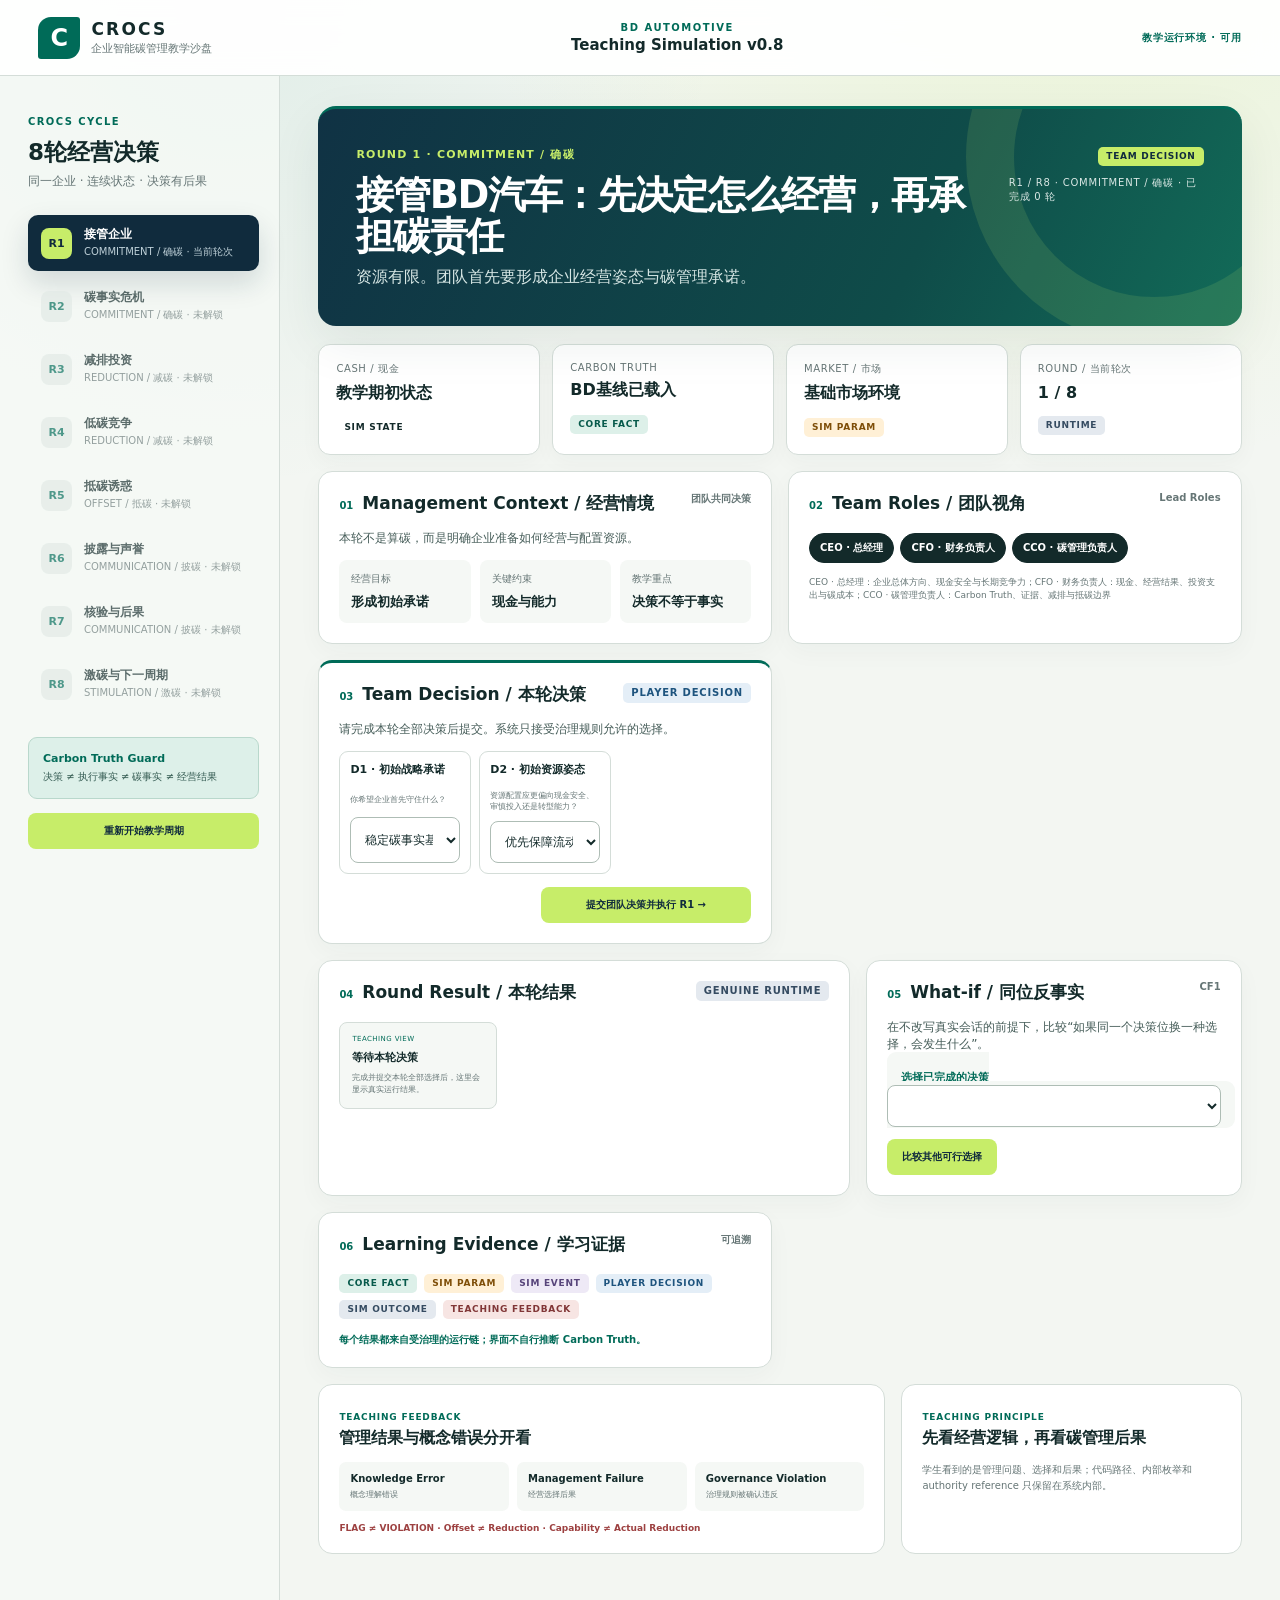
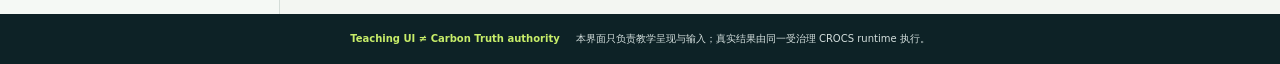
<file: v080/sandbox-v080.html>
<!doctype html>
<html lang="zh-CN">
  <head>
    <meta charset="utf-8" />
    <meta name="viewport" content="width=device-width, initial-scale=1" />
    <meta
      name="description"
      content="CROCS Teaching Simulation v0.8 · BD 汽车企业真实运行教学沙盘"
    />
    <title>CROCS v0.8 · BD Enterprise Console</title>
    <link rel="stylesheet" href="styles.css" />
    <link rel="stylesheet" href="playable-teacher.css" />
    <script type="module" src="crocs-teaching-v080.browser.js"></script>
  </head>
  <body>
    <a class="skip-link" href="#console">跳到企业驾驶舱</a>

    <header class="topbar">
      <div class="brand" aria-label="CROCS 企业智能碳管理系统">
        <span class="brand-mark" aria-hidden="true">C</span>
        <span><strong>CROCS</strong><small>企业智能碳管理教学沙盘</small></span>
      </div>
      <div class="top-context">
        <span>BD AUTOMOTIVE</span>
        <b>Teaching Simulation v0.8</b>
      </div>
      <div id="service-status" class="preview-state">
        <span class="live-dot" aria-hidden="true"></span>
        教学运行环境正在启动
      </div>
    </header>

    <main id="console" class="shell" tabindex="-1">
      <aside class="round-rail" aria-label="八轮教学流程">
        <div class="rail-heading">
          <small>CROCS CYCLE</small>
          <h2>8轮经营决策</h2>
          <p>同一企业 · 连续状态 · 决策有后果</p>
        </div>
        <nav id="round-nav" class="round-nav"></nav>
        <div class="rail-guard">
          <b>Carbon Truth Guard</b>
          <span>决策 ≠ 执行事实 ≠ 碳事实 ≠ 经营结果</span>
        </div>
        <button id="new-session" class="primary" type="button">
          重新开始教学周期
        </button>
      </aside>

      <section class="workspace">
        <header class="mission-card panel-accent">
          <div>
            <div class="kicker" id="round-kicker">
              ROUND 1 · COMMITMENT / 确碳
            </div>
            <h1 id="round-title">接管BD汽车：先决定怎么经营，再承担碳责任</h1>
            <p id="round-question">
              资源有限。团队首先要形成企业经营姿态与碳管理承诺。
            </p>
          </div>
          <div class="mission-meta">
            <span class="tag decision">TEAM DECISION</span>
            <span id="progress">正在建立教学会话…</span>
          </div>
        </header>

        <section class="state-strip" aria-label="当前企业状态">
          <article>
            <small>Cash / 现金</small>
            <strong id="cash-state">教学期初状态</strong>
            <span class="tag sim">SIM STATE</span>
          </article>
          <article>
            <small>Carbon Truth</small>
            <strong id="carbon-state">BD基线已载入</strong>
            <span class="tag fact">CORE FACT</span>
          </article>
          <article>
            <small>Market / 市场</small>
            <strong id="market-state">基础市场环境</strong>
            <span class="tag param">SIM PARAM</span>
          </article>
          <article>
            <small>Round / 当前轮次</small>
            <strong id="round-counter">1 / 8</strong>
            <span class="tag outcome">RUNTIME</span>
          </article>
        </section>

        <div class="console-grid">
          <section class="panel finance" aria-labelledby="finance-title">
            <header class="panel-title">
              <div>
                <small>01</small>
                <h2 id="finance-title">Management Context / 经营情境</h2>
              </div>
              <span id="round-role">团队共同决策</span>
            </header>
            <p id="round-context" class="decision-prompt">
              本轮不是算碳，而是明确企业准备如何经营与配置资源。
            </p>
            <div class="metric-row">
              <div>
                <small>经营目标</small><b id="context-goal">形成初始承诺</b>
              </div>
              <div>
                <small>关键约束</small><b id="context-constraint">现金与能力</b>
              </div>
              <div>
                <small>教学重点</small><b id="context-lesson">决策不等于事实</b>
              </div>
            </div>
          </section>

          <section class="panel resources" aria-labelledby="resource-title">
            <header class="panel-title">
              <div>
                <small>02</small>
                <h2 id="resource-title">Team Roles / 团队视角</h2>
              </div>
              <span>Lead Roles</span>
            </header>
            <div id="lead-roles" class="role-tabs"></div>
            <p id="role-insight" class="caption">
              不同角色关注不同约束，但最终提交的是团队共同决策。
            </p>
          </section>

          <section
            class="panel decision-panel panel-accent"
            aria-labelledby="decision-title"
          >
            <header class="panel-title">
              <div>
                <small>03</small>
                <h2 id="decision-title">Team Decision / 本轮决策</h2>
              </div>
              <span class="tag decision">PLAYER DECISION</span>
            </header>
            <p id="decision-prompt" class="decision-prompt">
              请完成本轮全部决策后提交。系统只接受治理规则允许的选择。
            </p>
            <form id="decision-form" class="decision-options"></form>
          </section>

          <section class="panel carbon" aria-labelledby="result-title">
            <header class="panel-title">
              <div>
                <small>04</small>
                <h2 id="result-title">Round Result / 本轮结果</h2>
              </div>
              <span class="tag outcome">GENUINE RUNTIME</span>
            </header>
            <div id="outcome" class="result-flow" aria-live="polite">
              <article>
                <small>STATUS</small><b>等待本轮决策</b
                ><span>执行后显示真实运行结果</span>
              </article>
            </div>
          </section>

          <section class="panel market" aria-labelledby="cf-title">
            <header class="panel-title">
              <div>
                <small>05</small>
                <h2 id="cf-title">What-if / 同位反事实</h2>
              </div>
              <span>CF1</span>
            </header>
            <p class="decision-prompt">
              在不改写真实会话的前提下，比较“如果同一个决策位换一种选择，会发生什么”。
            </p>
            <label class="role-position">
              <span>选择已完成的决策</span>
              <select id="cf-slot"></select>
            </label>
            <button id="run-cf1" class="primary" type="button">
              比较其他可行选择
            </button>
          </section>

          <section class="panel roles" aria-labelledby="evidence-title">
            <header class="panel-title">
              <div>
                <small>06</small>
                <h2 id="evidence-title">Learning Evidence / 学习证据</h2>
              </div>
              <span>可追溯</span>
            </header>
            <div class="provenance-list">
              <span class="tag fact">CORE FACT</span>
              <span class="tag param">SIM PARAM</span>
              <span class="tag event">SIM EVENT</span>
              <span class="tag decision">PLAYER DECISION</span>
              <span class="tag outcome">SIM OUTCOME</span>
              <span class="tag feedback">TEACHING FEEDBACK</span>
            </div>
            <p class="formula">
              每个结果都来自受治理的运行链；界面不自行推断 Carbon Truth。
            </p>
          </section>
        </div>

        <section class="teaching-layer" aria-label="教学反馈与概念提醒">
          <div class="feedback-card">
            <header>
              <small>TEACHING FEEDBACK</small>
              <h2>管理结果与概念错误分开看</h2>
            </header>
            <div class="feedback-types">
              <span><b>Knowledge Error</b><small>概念理解错误</small></span>
              <span><b>Management Failure</b><small>经营选择后果</small></span>
              <span
                ><b>Governance Violation</b
                ><small>治理规则被确认违反</small></span
              >
            </div>
            <p>
              FLAG ≠ VIOLATION · Offset ≠ Reduction · Capability ≠ Actual
              Reduction
            </p>
          </div>
          <div class="provenance-card">
            <header>
              <small>TEACHING PRINCIPLE</small>
              <h2>先看经营逻辑，再看碳管理后果</h2>
            </header>
            <p>
              学生看到的是管理问题、选择和后果；代码路径、内部枚举和 authority
              reference 只保留在系统内部。
            </p>
          </div>
        </section>
      </section>
    </main>

    <footer class="footer">
      <strong>Teaching UI ≠ Carbon Truth authority</strong>
      <span
        >本界面只负责教学呈现与输入；真实结果由同一受治理 CROCS runtime
        执行。</span
      >
    </footer>
  </body>
</html>
</file>
<file: g1-v02-preview/styles.css>
:root {
  color-scheme: light;
  --bg: #f2f4ef;
  --surface: #ffffff;
  --surface-2: #f7f8f5;
  --ink: #17211a;
  --muted: #607065;
  --line: #d9dfd8;
  --accent: #215d42;
  --accent-2: #dce9df;
  --warning: #8a5a14;
  --danger: #8c3b37;
  --blocked: #6b4d87;
  --shadow: 0 18px 48px rgba(18, 35, 25, 0.08);
  font-family:
    Inter,
    ui-sans-serif,
    system-ui,
    -apple-system,
    BlinkMacSystemFont,
    'Segoe UI',
    'PingFang SC',
    'Hiragino Sans GB',
    'Microsoft YaHei',
    sans-serif;
}

* {
  box-sizing: border-box;
}

html {
  background: var(--bg);
  color: var(--ink);
}

body {
  margin: 0;
  min-height: 100vh;
  background:
    radial-gradient(
      circle at 85% 0%,
      rgba(33, 93, 66, 0.08),
      transparent 32rem
    ),
    var(--bg);
}

button,
input,
select,
textarea {
  font: inherit;
}

button {
  cursor: pointer;
}

button:focus-visible,
input:focus-visible,
select:focus-visible,
textarea:focus-visible,
summary:focus-visible,
a:focus-visible {
  outline: 3px solid rgba(33, 93, 66, 0.35);
  outline-offset: 2px;
}

.skip-link {
  position: fixed;
  left: 1rem;
  top: -4rem;
  z-index: 50;
  padding: 0.75rem 1rem;
  border-radius: 0.7rem;
  background: var(--ink);
  color: white;
  text-decoration: none;
}

.skip-link:focus {
  top: 1rem;
}

.topbar {
  position: sticky;
  top: 0;
  z-index: 20;
  min-height: 74px;
  display: grid;
  grid-template-columns: minmax(230px, 1fr) auto minmax(250px, 1fr);
  align-items: center;
  gap: 1.25rem;
  padding: 0.85rem 1.4rem;
  border-bottom: 1px solid rgba(217, 223, 216, 0.9);
  background: rgba(255, 255, 255, 0.94);
  backdrop-filter: blur(12px);
}

.brand {
  display: flex;
  align-items: center;
  gap: 0.8rem;
}

.brand-mark {
  width: 42px;
  height: 42px;
  display: grid;
  place-items: center;
  border-radius: 0.8rem;
  background: var(--accent);
  color: white;
  font-size: 1.25rem;
  font-weight: 800;
}

.brand strong,
.brand small {
  display: block;
}

.brand small,
.phase span,
.source-head,
.panel-header small,
.eyebrow,
.model-status small,
.dialog-header small,
.rail-intro small {
  color: var(--muted);
  font-size: 0.74rem;
  letter-spacing: 0.07em;
  text-transform: uppercase;
}

.phase {
  text-align: center;
}

.phase span,
.phase b {
  display: block;
}

.phase b {
  margin-top: 0.2rem;
  font-size: 0.83rem;
}

.authority-pill {
  justify-self: end;
  display: flex;
  align-items: center;
  gap: 0.5rem;
  color: var(--muted);
  font-size: 0.82rem;
}

.dot {
  width: 0.6rem;
  height: 0.6rem;
  border-radius: 50%;
  background: var(--accent);
  box-shadow: 0 0 0 4px rgba(33, 93, 66, 0.1);
}

.app-shell {
  max-width: 1540px;
  margin: 0 auto;
  padding: 1.2rem;
  display: grid;
  grid-template-columns: 280px minmax(0, 1fr);
  gap: 1.2rem;
}

.workspace-rail {
  position: sticky;
  top: 92px;
  align-self: start;
  max-height: calc(100vh - 108px);
  overflow: auto;
  padding: 1.2rem;
  border: 1px solid var(--line);
  border-radius: 1.2rem;
  background: var(--surface);
  box-shadow: var(--shadow);
}

.rail-intro h1 {
  margin: 0.25rem 0 0.5rem;
  font-size: 1.35rem;
}

.rail-intro p,
.panel-copy {
  margin: 0;
  color: var(--muted);
  line-height: 1.65;
  font-size: 0.88rem;
}

.workspace-nav {
  display: grid;
  gap: 0.5rem;
  margin: 1rem 0;
}

.workspace-button {
  width: 100%;
  padding: 0.8rem 0.85rem;
  border: 1px solid var(--line);
  border-radius: 0.8rem;
  background: var(--surface-2);
  text-align: left;
  color: var(--ink);
}

.workspace-button small {
  display: block;
  margin-bottom: 0.2rem;
  color: var(--muted);
  font-size: 0.68rem;
}

.workspace-button[aria-current='page'] {
  border-color: var(--accent);
  background: var(--accent-2);
  color: #153e2d;
  font-weight: 700;
}

.rail-guard {
  display: grid;
  gap: 0.35rem;
  margin: 1rem 0;
  padding: 0.9rem;
  border-radius: 0.8rem;
  background: #18231d;
  color: white;
  font-size: 0.75rem;
}

.rail-guard span {
  color: #ced8d1;
}

.workspace {
  min-width: 0;
}

.workspace-hero,
.model-status {
  border: 1px solid var(--line);
  border-radius: 1.2rem;
  background: var(--surface);
  box-shadow: var(--shadow);
}

.workspace-hero {
  display: flex;
  align-items: flex-start;
  justify-content: space-between;
  gap: 1.2rem;
  padding: 1.4rem 1.55rem;
}

.workspace-hero h2 {
  margin: 0.3rem 0 0.4rem;
  font-size: clamp(1.45rem, 2.5vw, 2.2rem);
}

.workspace-hero p {
  max-width: 780px;
  margin: 0;
  color: var(--muted);
  line-height: 1.65;
}

.hero-meta {
  min-width: 185px;
  display: grid;
  justify-items: end;
  gap: 0.65rem;
}

.semantic-strip {
  display: flex;
  flex-wrap: wrap;
  gap: 0.5rem;
  margin: 0.9rem 0;
}

.semantic-strip span {
  padding: 0.45rem 0.7rem;
  border: 1px solid var(--line);
  border-radius: 999px;
  background: rgba(255, 255, 255, 0.72);
  color: var(--muted);
  font-size: 0.76rem;
}

.workspace-grid {
  display: grid;
  grid-template-columns: minmax(0, 1.25fr) minmax(320px, 0.75fr);
  gap: 1rem;
}

.panel {
  padding: 1.15rem;
  border: 1px solid var(--line);
  border-radius: 1.05rem;
  background: var(--surface);
  box-shadow: var(--shadow);
}

.panel-header {
  display: flex;
  justify-content: space-between;
  gap: 0.8rem;
  margin-bottom: 0.85rem;
}

.panel-header h3,
.model-status h3,
.dialog-header h2 {
  margin: 0.2rem 0 0;
}

.decision-list,
.fact-list,
.authority-list,
.knowledge-list {
  display: grid;
  gap: 0.7rem;
}

.decision-card {
  padding: 0.95rem;
  border: 1px solid var(--line);
  border-radius: 0.9rem;
  background: var(--surface-2);
}

.decision-card header {
  display: flex;
  justify-content: space-between;
  gap: 0.75rem;
  align-items: flex-start;
}

.decision-card h4 {
  margin: 0;
  font-size: 0.96rem;
}

.decision-card .slot-id {
  display: inline-block;
  margin-right: 0.4rem;
  color: var(--accent);
  font-weight: 800;
}

.decision-card p {
  margin: 0.35rem 0 0.75rem;
  color: var(--muted);
  font-size: 0.78rem;
  line-height: 1.5;
}

.control-grid {
  display: grid;
  grid-template-columns: repeat(2, minmax(0, 1fr));
  gap: 0.55rem;
}

.control-grid.single {
  grid-template-columns: 1fr;
}

label {
  display: grid;
  gap: 0.3rem;
  color: var(--muted);
  font-size: 0.76rem;
}

select,
input,
textarea {
  width: 100%;
  min-height: 42px;
  padding: 0.55rem 0.65rem;
  border: 1px solid #c9d1ca;
  border-radius: 0.65rem;
  background: white;
  color: var(--ink);
}

.checkbox-list {
  display: grid;
  gap: 0.35rem;
  grid-template-columns: repeat(2, minmax(0, 1fr));
}

.checkbox-list label {
  min-height: 42px;
  display: flex;
  align-items: center;
  gap: 0.45rem;
  padding: 0.5rem;
  border: 1px solid var(--line);
  border-radius: 0.6rem;
  background: white;
}

.checkbox-list input {
  width: auto;
  min-height: 0;
}

.draft-actions {
  display: flex;
  align-items: center;
  gap: 0.6rem;
  margin-top: 0.75rem;
}

.draft-note {
  color: var(--muted);
  font-size: 0.74rem;
}

.primary,
.secondary,
.icon-button {
  border-radius: 0.7rem;
  border: 1px solid transparent;
}

.primary {
  padding: 0.65rem 0.9rem;
  background: var(--accent);
  color: white;
}

.secondary {
  padding: 0.6rem 0.8rem;
  border-color: var(--line);
  background: white;
  color: var(--ink);
}

.icon-button {
  width: 40px;
  height: 40px;
  background: var(--surface-2);
  color: var(--ink);
  font-size: 1.3rem;
}

.fact-card {
  display: grid;
  gap: 0.25rem;
  padding: 0.8rem;
  border: 1px solid var(--line);
  border-radius: 0.8rem;
  background: var(--surface-2);
}

.fact-card strong {
  font-size: 1.12rem;
}

.fact-card small {
  color: var(--muted);
}

.fact-meta {
  display: flex;
  flex-wrap: wrap;
  gap: 0.35rem;
}

.tag,
.status-badge {
  display: inline-flex;
  align-items: center;
  width: fit-content;
  padding: 0.3rem 0.5rem;
  border-radius: 999px;
  font-size: 0.68rem;
  font-weight: 800;
  letter-spacing: 0.03em;
}

.tag.fact,
.status-PASS,
.status-RESOLVED,
.status-EXECUTABLE_GOVERNED {
  background: #dcefe3;
  color: #1a5a3c;
}

.tag.draft,
.status-CAPTURE_ONLY {
  background: #e7ebee;
  color: #44505a;
}

.tag.feedback,
.status-WITHHELD {
  background: #fff0ce;
  color: #77521a;
}

.status-BLOCKED_POLICY {
  background: #eee4f6;
  color: var(--blocked);
}

.status-UNRESOLVED {
  background: #f5eadc;
  color: var(--warning);
}

.status-CONFORMANCE_DRIFT {
  background: #f7dfdc;
  color: var(--danger);
}

.authority-item {
  padding: 0.75rem;
  border-left: 3px solid var(--line);
  background: var(--surface-2);
  border-radius: 0.5rem;
}

.authority-item b,
.authority-item span {
  display: block;
}

.authority-item span {
  margin-top: 0.2rem;
  color: var(--muted);
  font-size: 0.76rem;
  line-height: 1.5;
}

.teaching-panel {
  display: grid;
  gap: 1rem;
}

.teaching-panel h4 {
  margin: 0 0 0.45rem;
}

.teaching-evidence-grid {
  display: grid;
  gap: 0.7rem;
  grid-template-columns: repeat(3, minmax(0, 1fr));
}

.teaching-evidence-grid article {
  padding: 0.7rem;
  border: 1px solid var(--line);
  border-radius: 0.7rem;
  background: var(--surface-2);
}

.chain-list {
  display: grid;
  gap: 0.25rem;
  color: var(--muted);
  font-size: 0.76rem;
}

.chip-list {
  display: flex;
  flex-wrap: wrap;
  gap: 0.45rem;
}

.chip-list span {
  padding: 0.42rem 0.6rem;
  border: 1px solid var(--line);
  border-radius: 999px;
  background: var(--surface-2);
  font-size: 0.74rem;
}

details {
  border-top: 1px solid var(--line);
  padding-top: 0.8rem;
}

summary {
  cursor: pointer;
  font-weight: 700;
}

.knowledge-list {
  margin-top: 0.65rem;
}

.knowledge-card {
  display: flex;
  justify-content: space-between;
  gap: 0.6rem;
  padding: 0.55rem;
  background: var(--surface-2);
  border-radius: 0.55rem;
  font-size: 0.75rem;
}

.model-status {
  margin-top: 1rem;
  padding: 1.15rem;
}

.model-status > header {
  display: flex;
  align-items: center;
  justify-content: space-between;
  gap: 1rem;
}

.validation-list,
.open-policy-list {
  display: flex;
  flex-wrap: wrap;
  gap: 0.55rem;
  margin-top: 0.8rem;
}

.validation-card,
.policy-card {
  padding: 0.55rem 0.65rem;
  border: 1px solid var(--line);
  border-radius: 0.7rem;
  background: var(--surface-2);
  font-size: 0.78rem;
}

dialog {
  width: min(760px, calc(100vw - 2rem));
  border: 0;
  padding: 0;
  border-radius: 1rem;
  box-shadow: 0 25px 80px rgba(10, 20, 14, 0.25);
}

dialog::backdrop {
  background: rgba(12, 20, 15, 0.55);
}

dialog form {
  padding: 1.2rem;
}

.dialog-header {
  display: flex;
  justify-content: space-between;
  gap: 1rem;
  align-items: flex-start;
}

.dialog-content {
  display: grid;
  gap: 0.8rem;
  max-height: 58vh;
  overflow: auto;
  margin: 1rem 0;
}

.evidence-entry {
  padding: 0.8rem;
  border: 1px solid var(--line);
  border-radius: 0.7rem;
  background: var(--surface-2);
}

.evidence-entry code {
  overflow-wrap: anywhere;
}

.footer {
  max-width: 1540px;
  margin: 0 auto;
  padding: 0.4rem 1.3rem 2rem;
  display: flex;
  gap: 0.7rem;
  color: var(--muted);
  font-size: 0.76rem;
}

.footer strong {
  color: var(--danger);
}

@media (max-width: 980px) {
  .topbar {
    grid-template-columns: 1fr auto;
  }

  .phase {
    display: none;
  }

  .app-shell {
    grid-template-columns: 1fr;
  }

  .workspace-rail {
    position: static;
    max-height: none;
  }

  .workspace-nav {
    grid-template-columns: repeat(3, minmax(0, 1fr));
  }

  .workspace-grid {
    grid-template-columns: 1fr;
  }
}

@media (max-width: 640px) {
  .topbar {
    position: static;
    grid-template-columns: 1fr;
    gap: 0.65rem;
    padding: 0.8rem 1rem;
  }

  .authority-pill {
    justify-self: start;
  }

  .app-shell {
    padding: 0.7rem;
  }

  .workspace-rail,
  .workspace-hero,
  .panel,
  .model-status {
    border-radius: 0.85rem;
  }

  .workspace-nav {
    grid-template-columns: repeat(2, minmax(0, 1fr));
  }

  .workspace-hero {
    display: grid;
    padding: 1rem;
  }

  .hero-meta {
    min-width: 0;
    justify-items: start;
  }

  .control-grid,
  .checkbox-list,
  .teaching-evidence-grid {
    grid-template-columns: 1fr;
  }

  .panel {
    padding: 0.9rem;
  }

  .model-status > header {
    align-items: flex-start;
    flex-direction: column;
  }

  .footer {
    display: grid;
    padding-inline: 0.85rem;
  }
}

@media (prefers-reduced-motion: reduce) {
  *,
  *::before,
  *::after {
    scroll-behavior: auto !important;
    transition: none !important;
  }
}
/* SIM-UI-1 unified Header / Scene / Workspace / Explanation / Footer shell. */
.shell {
  display: grid;
  grid-template-columns: minmax(240px, 1fr) minmax(520px, 2.2fr) minmax(
      260px,
      1fr
    );
  gap: 18px;
  padding: 20px;
  min-height: calc(100vh - 154px);
}
.scene,
.workspace,
.explanation {
  background: var(--surface);
  border: 1px solid var(--line);
  border-radius: 18px;
  padding: 20px;
  box-shadow: var(--shadow);
}
.scene-art {
  height: 210px;
  border-radius: 14px;
  display: grid;
  place-items: center;
  color: white;
  font-size: 3rem;
  font-weight: 800;
  background: linear-gradient(145deg, #173d2c, #4c8b65);
  margin-bottom: 18px;
  overflow: hidden;
}
.scene-art::after {
  content: attr(data-scene-label);
  font-size: 0.75rem;
  letter-spacing: 0.18em;
  text-transform: uppercase;
  opacity: 0.7;
  margin-left: 10px;
}
.scene-art[data-scene-asset='commitment'] {
  background: linear-gradient(145deg, #163f53, #528aa0);
}
.scene-art[data-scene-asset='reduction'] {
  background: linear-gradient(145deg, #314c22, #8aa85d);
}
.scene-art[data-scene-asset='offset'] {
  background: linear-gradient(145deg, #47375e, #8c75a8);
}
.scene-art[data-scene-asset='communication'] {
  background: linear-gradient(145deg, #61421f, #c08b48);
}
.scene-art[data-scene-asset='stimulation'] {
  background: linear-gradient(145deg, #183945, #438a89);
}
.role-card,
.blocked {
  display: flex;
  flex-direction: column;
  gap: 5px;
  padding: 14px;
  border-radius: 12px;
  background: var(--accent-2);
  margin-top: 22px;
}
.workspace nav {
  display: grid;
  grid-template-columns: repeat(6, 1fr);
  gap: 6px;
}
.workspace nav button {
  border: 1px solid var(--line);
  border-radius: 8px;
  padding: 9px 4px;
  background: var(--surface-2);
}
.workspace nav button[aria-current='page'] {
  background: var(--accent);
  color: white;
}
.workspace nav button:disabled {
  opacity: 0.35;
  cursor: not-allowed;
}
.identity-row {
  display: flex;
  flex-wrap: wrap;
  gap: 6px;
  margin: 18px 0;
}
.identity-row span,
.decision-card span {
  font-size: 0.66rem;
  border: 1px solid var(--line);
  padding: 5px 7px;
  border-radius: 99px;
}
.workbench-head {
  display: flex;
  justify-content: space-between;
  align-items: start;
  border-bottom: 1px solid var(--line);
}
.state-badge {
  background: #efe7f7;
  color: var(--blocked);
  padding: 6px 10px;
  border-radius: 99px;
}
.home-grid,
.decision-list {
  display: grid;
  grid-template-columns: repeat(2, minmax(0, 1fr));
  gap: 9px;
}
.home-grid article,
.decision-card {
  display: flex;
  flex-direction: column;
  gap: 5px;
  padding: 12px;
  border: 1px solid var(--line);
  border-radius: 10px;
  background: var(--surface-2);
}
.decision-card span {
  align-self: start;
  color: var(--blocked);
}
.equations {
  display: grid;
  gap: 8px;
}
.equations span {
  padding: 9px;
  background: var(--surface-2);
  border-left: 3px solid var(--accent);
}
.blocked {
  background: #f3edf8;
  color: #51366a;
}
.delivery {
  position: sticky;
  bottom: 0;
  display: flex;
  justify-content: space-between;
  align-items: center;
  padding: 12px 24px;
  background: #fff;
  border-top: 1px solid var(--line);
  z-index: 10;
}
.delivery div:first-child {
  display: flex;
  flex-direction: column;
}
.footer-actions {
  display: flex;
  gap: 10px;
}
.footer-actions button {
  border: 1px solid var(--line);
  padding: 10px 14px;
  border-radius: 9px;
  background: white;
}
.footer-actions button:last-child {
  background: var(--accent);
  color: white;
}
.footer-actions button:last-child:disabled {
  background: #e4e9e3;
  border-color: #cbd4ce;
  color: #52605a;
  cursor: not-allowed;
}
@media (max-width: 1050px) {
  .shell {
    grid-template-columns: 1fr 2fr;
  }
  .explanation {
    grid-column: 1/-1;
  }
}
@media (max-width: 720px) {
  .shell {
    grid-template-columns: 1fr;
  }
  .workspace nav {
    grid-template-columns: repeat(3, 1fr);
  }
  .home-grid,
  .decision-list {
    grid-template-columns: 1fr;
  }
  .delivery {
    position: static;
    align-items: flex-start;
    gap: 12px;
    flex-direction: column;
  }
}
#source-ref {
  overflow-wrap: anywhere;
}
/* Missing approved v0.7.1 pixel assets fail closed: this is a non-semantic placeholder, not substitute artwork. */
.scene-art,
.scene-art[data-scene-asset] {
  position: relative;
  background: repeating-linear-gradient(
    135deg,
    #eef1ed,
    #eef1ed 12px,
    #e5e9e4 12px,
    #e5e9e4 24px
  );
  color: var(--muted);
  border: 1px dashed var(--line);
}
.scene-art::after {
  content: attr(data-scene-label) ' · 已批准素材暂不可用';
  color: var(--muted);
}
#scene-artifact-status {
  position: absolute;
  right: 10px;
  top: 10px;
  padding: 5px 8px;
  border-radius: 99px;
  background: #f3edf8;
  color: var(--blocked);
  font-size: 0.65rem;
}
.chip-list {
  display: flex;
  flex-wrap: wrap;
  gap: 5px;
  margin-top: 8px;
}
.chip-list span {
  border: 1px solid var(--line);
  border-radius: 99px;
  padding: 4px 7px;
  font-size: 0.68rem;
}
.p2-gate {
  padding: 14px;
  margin: 14px 0;
  border: 1px solid var(--line);
  border-radius: 12px;
  background: #f6f8f5;
}
.p2-gate > div {
  display: grid;
  grid-template-columns: repeat(3, 1fr);
  gap: 8px;
}
.p2-gate article {
  padding: 9px;
  border: 1px solid var(--line);
  border-radius: 8px;
  display: flex;
  flex-direction: column;
}
.p2-gate article[data-status='ACTIVE'] {
  border-color: var(--accent);
  background: var(--accent-2);
}
.p2-gate article[data-status='LOCKED'] {
  opacity: 0.55;
}
.p2-gate button,
#open-evidence {
  border: 1px solid var(--accent);
  border-radius: 8px;
  padding: 8px;
  background: white;
  color: var(--accent);
}
.explanation section {
  border-top: 1px solid var(--line);
  margin-top: 16px;
  padding-top: 12px;
}
.fact-list,
#validation-list,
#open-policy-list,
.chain-list {
  display: grid;
  gap: 5px;
}
.fact-list article,
#validation-list article,
#open-policy-list article,
.chain-list article {
  padding: 7px;
  border: 1px solid var(--line);
  border-radius: 7px;
  display: flex;
  flex-direction: column;
  font-size: 0.75rem;
}
dl {
  font-size: 0.75rem;
}
dd {
  margin: 0 0 6px;
  overflow-wrap: anywhere;
}
dialog {
  max-width: 680px;
  border: 0;
  border-radius: 16px;
  box-shadow: var(--shadow);
}
dialog::backdrop {
  background: #17211a99;
}
#evidence-content {
  display: grid;
  gap: 7px;
  max-height: 60vh;
  overflow: auto;
}
#evidence-content article {
  padding: 8px;
  border: 1px solid var(--line);
  border-radius: 7px;
  display: flex;
  flex-direction: column;
}

.sim-ui2-panel {
  margin: 1rem 0;
  padding: 1rem;
  border: 1px solid var(--accent);
  border-radius: 0.9rem;
  background: var(--accent-2);
}
.sim-ui2-panel input {
  margin-right: 0.55rem;
}

/* G1-BROWSER-001: context artwork and presentation only. */
.g1-toolbar {
  display: flex;
  align-items: center;
  gap: 20px;
  padding: 12px 24px;
  background: #fff;
  border-bottom: 1px solid var(--line);
}
.g1-toolbar span {
  flex: 1;
  color: var(--muted);
  font-size: 14px;
}
.g1-toolbar button,
.g1-dialog-header button {
  padding: 10px 18px;
  background: white;
  border: 1px solid var(--line);
  border-radius: 8px;
  color: var(--accent);
}
.g1-shell {
  grid-template-columns: minmax(0, 1.9fr) minmax(320px, 1fr);
  align-items: start;
  min-height: calc(100vh - 210px);
}
.g1-shell .scene,
.g1-shell .workspace {
  min-width: 0;
  box-shadow: none;
}
.g1-shell .scene {
  padding: 16px;
}
.g1-shell .explanation {
  grid-column: 1 / -1;
  padding: 14px 20px;
  box-shadow: none;
}
.g1-shell #g1-decision-detail .identity-row {
  display: flex;
}
.g1-scene-heading {
  display: flex;
  justify-content: space-between;
  gap: 16px;
  color: var(--muted);
  font-size: 12px;
  margin-bottom: 14px;
}
.g1-scene-heading b {
  font-weight: 500;
}
.g1-scene {
  position: relative;
  min-height: 240px;
  border-radius: 14px;
  overflow: hidden;
  background: var(--surface-2);
}
.g1-illustration {
  display: grid;
  grid-template-columns: repeat(3, minmax(0, 1fr));
  gap: 0;
  aspect-ratio: 3 / 2;
  overflow: hidden;
  background: #edf1eb;
}
.g1-illustration img {
  display: block;
  width: 100%;
  height: 100%;
  aspect-ratio: 1;
  object-fit: cover;
}
.g1-hotspots {
  position: absolute;
  inset: 0;
  pointer-events: none;
}
.g1-hotspot {
  position: absolute;
  pointer-events: auto;
  background: #174a36;
  color: white;
  border: 2px solid white;
  border-radius: 10px;
  padding: 12px 16px;
  box-shadow: 0 4px 12px #173d2c33;
  font-weight: 600;
}
.g1-hotspot-D5 {
  left: 8%;
  top: 25%;
}
.g1-hotspot-D6 {
  right: 7%;
  top: 45%;
}
.g1-hotspot-D8 {
  left: 28%;
  bottom: 12%;
}
.g1-roles {
  display: grid;
  grid-template-columns: repeat(5, minmax(0, 1fr));
  gap: 8px;
  margin-top: 14px;
}
.g1-role {
  display: flex;
  align-items: center;
  gap: 8px;
  min-width: 0;
  background: var(--surface-2);
  border: 1px solid var(--line);
  border-radius: 10px;
  overflow: hidden;
  font-size: 12px;
}
.g1-role img {
  width: 50px;
  height: 68px;
  object-fit: cover;
  object-position: center top;
}
.g1-legacy {
  margin-top: 16px;
  font-size: 13px;
}
.g1-legacy .scene-art {
  margin-top: 14px;
  height: 120px;
}
.g1-task-rail {
  display: grid;
  gap: 10px;
  margin: 18px 0;
}
.g1-task {
  text-align: left;
  background: var(--surface-2);
  color: var(--ink);
  border: 1px solid var(--line);
  border-radius: 12px;
  padding: 16px;
}
.g1-task:hover {
  border-color: var(--accent);
  background: var(--accent-2);
}
.g1-event {
  background: #f3edf8;
  color: var(--blocked);
}
.g1-shell summary {
  cursor: pointer;
  color: var(--accent);
  padding: 12px 0;
  font-weight: 600;
}
.g1-shell .home-grid {
  grid-template-columns: 1fr;
}
.g1-shell .home-grid article,
.g1-shell .decision-card,
.g1-note {
  overflow-wrap: anywhere;
}
.g1-shell select {
  width: 100%;
  min-width: 0;
}
#g1-dialog {
  width: min(1100px, 94vw);
  max-height: 90vh;
  border: 1px solid var(--line);
  border-radius: 18px;
  padding: 24px;
  color: var(--ink);
  background: var(--bg);
}
#g1-dialog::backdrop {
  background: #10251b99;
}
.g1-dialog-header {
  display: flex;
  align-items: center;
  justify-content: space-between;
  gap: 20px;
  margin-bottom: 18px;
}
.g1-dialog-header h2 {
  margin: 0;
  font-size: 24px;
}
.g1-dialog-header button {
  flex-shrink: 0;
}
.g1-world {
  display: grid;
  grid-template-columns: minmax(0, 2fr) minmax(200px, 1fr);
  gap: 16px;
}
.g1-campus-items {
  display: grid;
  gap: 10px;
}
.g1-campus-items button {
  background: white;
  border: 1px solid var(--line);
  border-radius: 10px;
  padding: 12px;
  color: var(--accent);
  text-align: left;
}
.g1-campus-items button:disabled {
  color: var(--muted);
  background: #e9ede7;
  cursor: not-allowed;
}
.g1-campus-items button[aria-current] {
  background: var(--accent);
  color: white;
}
.g1-note {
  background: white;
  border: 1px solid var(--line);
  border-radius: 12px;
  padding: 16px;
  margin: 12px 0;
}
.g1-note h3 {
  margin: 0 0 10px;
  font-size: 17px;
}
.g1-note p {
  margin: 6px 0;
  color: var(--muted);
  line-height: 1.6;
}
.g1-chain {
  display: grid;
  grid-template-columns: repeat(2, minmax(0, 1fr));
  gap: 12px;
}
.g1-asset-fallback {
  font-size: 12px;
  padding: 8px;
  color: var(--blocked);
}
.g1-shell .workspace nav button:disabled {
  opacity: 1;
  color: #657366;
  background: #edf0e9;
}
.g1-shell .workbench-head {
  margin-top: 18px;
}
.g1-shell .workbench-head h2 {
  font-size: 24px;
}
.topbar {
  background: #174a36;
  color: white;
  backdrop-filter: none;
}
.topbar .brand small,
.topbar .authority-pill {
  color: #e2ece5;
}
button:focus-visible,
summary:focus-visible {
  outline: 3px solid #bd7b16;
  outline-offset: 3px;
}
@media (min-width: 1051px) {
  html {
    /* Keep skip-link and keyboard scroll targets below the sticky header. */
    scroll-padding-block-start: 6rem;
  }
}
@media (max-width: 1050px) {
  .g1-shell {
    grid-template-columns: minmax(0, 1fr);
  }
  .g1-world {
    grid-template-columns: 1fr;
  }
  .g1-campus-items {
    grid-template-columns: repeat(2, minmax(0, 1fr));
  }
  .topbar {
    position: static;
    grid-template-columns: 1fr;
    gap: 8px;
  }
  .topbar .authority-pill {
    justify-self: start;
  }
}
@media (max-width: 720px) {
  .g1-toolbar {
    flex-wrap: wrap;
  }
  .g1-roles {
    grid-template-columns: repeat(3, minmax(0, 1fr));
  }
  .g1-hotspot {
    padding: 8px;
    font-size: 12px;
  }
  .g1-chain {
    grid-template-columns: 1fr;
  }
  .g1-shell .workspace {
    padding: 14px;
  }
}

/* DCS-008: fit Chinese role names within the existing five portrait cards. */
.g1-role {
  display: grid;
  grid-template-columns: 50px minmax(0, 1fr);
  gap: 0 5px;
}
.g1-role img {
  grid-row: 1 / 3;
}
.g1-role b {
  align-self: end;
  font-size: 11px;
  line-height: 1.3;
  overflow-wrap: anywhere;
}
.g1-role small {
  align-self: start;
  font-size: 10px;
  color: var(--muted);
}

/* DCS-010: P6 sample only; the other five workbench layouts are preserved. */
.g1-shell[data-workspace='STIMULATION'] {
  grid-template-columns: minmax(0, 1fr);
  gap: 20px;
}
.g1-shell[data-workspace='STIMULATION'] > .scene {
  display: grid;
  grid-template-columns: minmax(160px, 1fr) minmax(240px, 2fr) minmax(
      200px,
      1fr
    );
  align-items: start;
  gap: 16px;
  padding: 14px 20px;
}
.g1-shell[data-workspace='STIMULATION'] .g1-scene {
  min-height: 0;
  aspect-ratio: auto;
}
.g1-shell[data-workspace='STIMULATION'] .g1-scene .g1-note {
  margin: 0;
  padding: 0;
  border: 0;
  background: transparent;
}
.g1-shell[data-workspace='STIMULATION'] .g1-scene .g1-note h3 {
  margin: 0 0 4px;
  font-size: 1rem;
}
.g1-shell[data-workspace='STIMULATION'] .g1-scene .g1-note p {
  margin: 0;
  font-size: 0.85rem;
}
.g1-shell[data-workspace='STIMULATION'] #g1-role-portraits {
  display: none;
}
.g1-shell[data-workspace='STIMULATION'] .g1-legacy {
  margin: 0;
  padding: 0;
  border: 0;
}
.g1-shell[data-workspace='STIMULATION'] .g1-task-rail {
  display: flex;
  gap: 12px;
}
.g1-shell[data-workspace='STIMULATION'] .g1-task-rail > button {
  flex: 1;
}
.g1-p6 > section {
  padding: 24px 0;
  border-top: 1px solid var(--line);
}
.g1-p6-intro {
  padding: 22px 24px;
  margin: 20px 0 8px;
  border-radius: 14px;
  background: #e9f2eb;
}
.g1-p6-intro h3 {
  font-size: 1.65rem;
  margin: 6px 0 10px;
}
.g1-eyebrow,
.g1-section-hint {
  color: #51645a;
  line-height: 1.6;
}
.g1-eyebrow {
  margin: 0;
  font-size: 0.8rem;
  font-weight: 700;
}
.g1-step-number {
  display: inline-block;
  margin-right: 12px;
  color: var(--accent);
}
.g1-feedback-grid {
  display: grid;
  grid-template-columns: repeat(3, minmax(0, 1fr));
  gap: 14px;
}
.g1-feedback-card {
  padding: 22px;
  text-align: left;
  border: 1px solid var(--line);
  border-radius: 12px;
  background: #f6f8f5;
  color: var(--ink);
  font: inherit;
  line-height: 1.6;
}
.g1-p6-role-grid {
  display: grid;
  grid-template-columns: repeat(5, minmax(0, 1fr));
  gap: 14px;
}
.g1-p6-role {
  display: grid;
  grid-template-columns: 54px minmax(0, 1fr);
  align-content: start;
  column-gap: 12px;
  padding: 18px;
  text-align: left;
  border: 1px solid var(--line);
  border-radius: 12px;
  background: white;
  color: var(--ink);
  font: inherit;
}
.g1-p6-role img {
  grid-row: span 2;
  width: 54px;
  height: 64px;
  border-radius: 8px;
  object-fit: cover;
  object-position: center top;
}
.g1-p6-role small {
  color: var(--muted);
}
.g1-p6-role p {
  grid-column: 1 / -1;
  margin: 14px 0 0;
  line-height: 1.65;
  font-size: 0.95rem;
}
.g1-next-grid {
  display: grid;
  grid-template-columns: minmax(0, 1fr) minmax(0, 1.4fr);
  gap: 20px;
  margin-top: 18px;
}
.g1-next-grid > article {
  display: flex;
  flex-direction: column;
  gap: 14px;
  align-items: stretch;
  padding: 22px;
  border: 1px solid var(--line);
  border-radius: 12px;
  background: #f6f8f5;
}
.g1-next-grid label {
  display: grid;
  gap: 6px;
  font-size: 0.9rem;
}
.g1-next-grid select,
.g1-next-grid input,
.g1-next-grid > article > button {
  width: 100%;
  min-width: 0;
  box-sizing: border-box;
  padding: 12px;
  border: 1px solid #aabcb0;
  border-radius: 8px;
  font: inherit;
}
.g1-next-grid > article > button {
  background: var(--accent);
  color: white;
}
.g1-next-grid > article > button:disabled {
  background: #e4e9e3;
  color: #52605a;
}
.g1-next-grid output {
  display: block;
  margin-top: 10px;
  overflow-wrap: anywhere;
  font-size: 0.85rem;
  line-height: 1.6;
}
.g1-draft-feedback {
  color: #345443;
  line-height: 1.6;
}
.g1-p6-authorization {
  padding: 14px 18px;
  border-left: 4px solid #af8b4a;
  background: #fbf7ee;
  line-height: 1.6;
}
@media (max-width: 1000px) {
  .g1-shell[data-workspace='STIMULATION'] > .scene,
  .g1-next-grid {
    grid-template-columns: minmax(0, 1fr);
  }
  .g1-p6-role-grid {
    grid-template-columns: repeat(2, minmax(0, 1fr));
  }
}
</file>
<file: v100-preview/styles.css>
:root {
  --ink: #132a2a;
  --muted: #667676;
  --paper: #f3f6f2;
  --white: #ffffff;
  --green: #006b58;
  --green-2: #0b8a70;
  --green-soft: #ddf0e9;
  --lime: #c7ed69;
  --navy: #102b3d;
  --blue: #255f92;
  --blue-soft: #e4eef7;
  --amber: #c47b16;
  --amber-soft: #fff0d6;
  --violet: #67518e;
  --violet-soft: #eee9f6;
  --red: #9d4141;
  --red-soft: #f7e5e3;
  --line: #d4ddd8;
  --line-dark: #aebdb5;
  --shadow: 0 18px 50px rgba(30, 61, 54, 0.08);
  font-family:
    Inter,
    ui-sans-serif,
    system-ui,
    -apple-system,
    BlinkMacSystemFont,
    'Segoe UI',
    'Noto Sans SC',
    'Microsoft YaHei',
    sans-serif;
  color: var(--ink);
  background: var(--paper);
}

* {
  box-sizing: border-box;
}
html {
  scroll-behavior: smooth;
}
body {
  margin: 0;
  min-width: 320px;
  background:
    radial-gradient(
      circle at 85% -10%,
      rgba(199, 237, 105, 0.24),
      transparent 30%
    ),
    radial-gradient(
      circle at 18% 0%,
      rgba(11, 138, 112, 0.08),
      transparent 25%
    ),
    var(--paper);
}
button {
  font: inherit;
  cursor: pointer;
}
button:focus-visible,
a:focus-visible,
[tabindex]:focus-visible {
  outline: 3px solid #e29d25;
  outline-offset: 3px;
}
.skip-link {
  position: fixed;
  left: 20px;
  top: -60px;
  z-index: 100;
  background: #fff;
  color: #000;
  padding: 10px 14px;
}
.skip-link:focus {
  top: 12px;
}

.topbar {
  min-height: 76px;
  position: sticky;
  top: 0;
  z-index: 30;
  display: grid;
  grid-template-columns: auto 1fr auto;
  align-items: center;
  gap: 24px;
  padding: 12px clamp(18px, 3vw, 48px);
  background: rgba(255, 255, 255, 0.94);
  border-bottom: 1px solid var(--line);
  backdrop-filter: blur(14px);
}
.brand {
  display: flex;
  align-items: center;
  gap: 11px;
}
.brand-mark {
  width: 42px;
  height: 42px;
  display: grid;
  place-items: center;
  border-radius: 13px 3px 13px 3px;
  background: var(--green);
  color: #fff;
  font-size: 24px;
  font-weight: 900;
}
.brand strong,
.brand small {
  display: block;
}
.brand strong {
  letter-spacing: 0.13em;
  font-size: 17px;
}
.brand small {
  color: var(--muted);
  font-size: 11px;
  margin-top: 2px;
}
.top-context {
  justify-self: center;
  text-align: center;
}
.top-context span,
.top-context b {
  display: block;
}
.top-context span {
  font-size: 10px;
  letter-spacing: 0.15em;
  color: var(--green);
  font-weight: 900;
}
.top-context b {
  margin-top: 3px;
  font-size: 15px;
}
.preview-state {
  display: inline-flex;
  align-items: center;
  gap: 8px;
  font-size: 10px;
  letter-spacing: 0.08em;
  color: var(--green);
  font-weight: 900;
  white-space: nowrap;
}
.live-dot {
  width: 8px;
  height: 8px;
  border-radius: 50%;
  background: var(--green-2);
  box-shadow: 0 0 0 5px rgba(11, 138, 112, 0.12);
}

.shell {
  width: min(1680px, 100%);
  margin: 0 auto;
  display: grid;
  grid-template-columns: 280px minmax(0, 1fr);
  min-height: calc(100vh - 76px);
}
.round-rail {
  padding: 34px 20px 40px 28px;
  border-right: 1px solid var(--line);
  background: rgba(247, 250, 247, 0.78);
}
.rail-heading small {
  color: var(--green);
  font-size: 10px;
  font-weight: 900;
  letter-spacing: 0.14em;
}
.rail-heading h2 {
  font-size: 23px;
  margin: 8px 0 5px;
}
.rail-heading p {
  color: var(--muted);
  font-size: 12px;
  margin: 0 0 25px;
}
.round-nav {
  display: grid;
  gap: 7px;
}
.round-button {
  width: 100%;
  border: 1px solid transparent;
  background: transparent;
  border-radius: 10px;
  padding: 11px 12px;
  text-align: left;
  color: var(--ink);
  display: grid;
  grid-template-columns: 34px 1fr;
  gap: 9px;
  align-items: center;
}
.round-button:hover {
  background: #fff;
  border-color: var(--line);
}
.round-button.active {
  background: var(--navy);
  color: #fff;
  box-shadow: 0 12px 28px rgba(16, 43, 61, 0.15);
}
.round-number {
  width: 31px;
  height: 31px;
  border-radius: 8px;
  display: grid;
  place-items: center;
  background: #e2eae6;
  color: var(--green);
  font-size: 11px;
  font-weight: 900;
}
.round-button.active .round-number {
  background: var(--lime);
  color: var(--navy);
}
.round-copy b,
.round-copy small {
  display: block;
}
.round-copy b {
  font-size: 12px;
  line-height: 1.25;
}
.round-copy small {
  margin-top: 3px;
  font-size: 10px;
  color: var(--muted);
}
.round-button.active .round-copy small {
  color: #bed0d8;
}
.rail-guard {
  margin-top: 25px;
  padding: 14px;
  border-radius: 9px;
  background: var(--green-soft);
  border: 1px solid #b9d8cc;
}
.rail-guard b,
.rail-guard span {
  display: block;
}
.rail-guard b {
  font-size: 11px;
  color: var(--green);
}
.rail-guard span {
  font-size: 10px;
  margin-top: 5px;
  color: #345b52;
}

.workspace {
  min-width: 0;
  padding: 30px clamp(20px, 3vw, 48px) 60px;
}
.mission-card {
  min-height: 180px;
  display: flex;
  justify-content: space-between;
  gap: 28px;
  align-items: flex-start;
  padding: clamp(24px, 3vw, 38px);
  margin-bottom: 18px;
  background: linear-gradient(115deg, #103244 0%, #0f4c49 65%, #126b58 100%);
  color: #fff;
  border-radius: 18px;
  box-shadow: var(--shadow);
  position: relative;
  overflow: hidden;
}
.mission-card::after {
  content: '';
  position: absolute;
  width: 280px;
  height: 280px;
  right: -100px;
  top: -140px;
  border-radius: 50%;
  border: 48px solid rgba(199, 237, 105, 0.12);
}
.kicker {
  color: var(--lime);
  font-size: 11px;
  font-weight: 900;
  letter-spacing: 0.11em;
}
h1 {
  font-size: clamp(30px, 3vw, 48px);
  line-height: 1.08;
  letter-spacing: -0.035em;
  margin: 12px 0 10px;
  max-width: 980px;
}
.mission-card p {
  margin: 0;
  color: #d6e6e4;
  font-size: 16px;
  max-width: 760px;
}
.mission-meta {
  display: grid;
  gap: 10px;
  justify-items: end;
  position: relative;
  z-index: 2;
}
.mission-meta > span:last-child {
  font-size: 10px;
  color: #d9e7e4;
  letter-spacing: 0.08em;
}

.tag {
  display: inline-flex;
  align-items: center;
  width: max-content;
  padding: 5px 8px;
  border-radius: 5px;
  font-size: 9px;
  line-height: 1;
  letter-spacing: 0.08em;
  font-weight: 900;
}
.tag.fact {
  background: var(--green-soft);
  color: #075a4b;
}
.tag.param {
  background: var(--amber-soft);
  color: #7e4e08;
}
.tag.event {
  background: var(--violet-soft);
  color: #57447a;
}
.tag.decision {
  background: var(--blue-soft);
  color: #1e547e;
}
.tag.outcome {
  background: #e4e9ef;
  color: #354b61;
}
.tag.feedback {
  background: var(--red-soft);
  color: #813737;
}
.mission-card .tag.decision {
  background: var(--lime);
  color: var(--navy);
}

.state-strip {
  display: grid;
  grid-template-columns: repeat(4, 1fr);
  gap: 12px;
  margin-bottom: 16px;
}
.state-strip article {
  min-width: 0;
  background: #fff;
  border: 1px solid var(--line);
  border-radius: 12px;
  padding: 17px;
  box-shadow: 0 7px 22px rgba(30, 61, 54, 0.035);
}
.state-strip small,
.state-strip strong {
  display: block;
}
.state-strip small {
  font-size: 10px;
  color: var(--muted);
  text-transform: uppercase;
  letter-spacing: 0.06em;
}
.state-strip strong {
  margin: 7px 0 11px;
  font-size: 16px;
}

.console-grid {
  display: grid;
  grid-template-columns: repeat(12, 1fr);
  gap: 16px;
}
.panel {
  background: #fff;
  border: 1px solid var(--line);
  border-radius: 14px;
  padding: 20px;
  box-shadow: 0 8px 25px rgba(30, 61, 54, 0.035);
  min-width: 0;
}
.finance,
.resources {
  grid-column: span 6;
}
.carbon {
  grid-column: span 7;
}
.market {
  grid-column: span 5;
}
.roles {
  grid-column: span 6;
}
.decision-panel {
  grid-column: span 6;
}
.panel-accent {
  border-top: 3px solid var(--green);
}
.panel-title {
  display: flex;
  align-items: flex-start;
  justify-content: space-between;
  gap: 12px;
  margin-bottom: 18px;
}
.panel-title > div {
  display: flex;
  align-items: baseline;
  gap: 9px;
}
.panel-title h2 {
  margin: 0;
  font-size: 17px;
}
.panel-title > div > small {
  color: var(--green);
  font-weight: 900;
  font-size: 10px;
}
.panel-title > span {
  color: var(--muted);
  font-size: 10px;
  font-weight: 800;
}
.metric-row {
  display: grid;
  grid-template-columns: repeat(3, 1fr);
  gap: 9px;
}
.metric-row div {
  padding: 12px;
  background: #f5f8f5;
  border-radius: 8px;
}
.metric-row small,
.metric-row b {
  display: block;
}
.metric-row small {
  color: var(--muted);
  font-size: 10px;
}
.metric-row b {
  font-size: 13px;
  margin-top: 7px;
}
.formula {
  margin: 14px 0 0;
  font-size: 10px;
  color: var(--green);
  font-weight: 800;
}

.allocation-bars {
  display: grid;
  gap: 12px;
}
.allocation-bars > div {
  display: grid;
  grid-template-columns: 94px 1fr;
  align-items: center;
  gap: 10px;
}
.allocation-bars span {
  font-size: 11px;
  color: var(--muted);
}
.allocation-bars i {
  height: 8px;
  border-radius: 99px;
  background: #e8eeeb;
  overflow: hidden;
}
.allocation-bars i b {
  display: block;
  height: 100%;
  border-radius: inherit;
  background: linear-gradient(90deg, var(--green), var(--green-2));
  transition: width 0.25s ease;
}
.caption {
  display: block;
  color: var(--muted);
  margin-top: 13px;
  font-size: 9px;
}

.carbon-facts {
  display: grid;
  grid-template-columns: repeat(4, 1fr);
  gap: 8px;
}
.carbon-facts p {
  margin: 0;
  padding: 12px;
  background: #f5f8f5;
  border-radius: 8px;
}
.carbon-facts span,
.carbon-facts b {
  display: block;
}
.carbon-facts span {
  font-size: 9px;
  color: var(--muted);
}
.carbon-facts b {
  margin-top: 6px;
  font-size: 17px;
}
.capability-line {
  display: grid;
  grid-template-columns: repeat(6, 1fr);
  gap: 5px;
  margin-top: 13px;
}
.capability-line span {
  text-align: center;
  padding: 7px 4px;
  border: 1px solid var(--line);
  border-radius: 6px;
  font-size: 8px;
  color: #426058;
}
.market-grid {
  display: grid;
  grid-template-columns: repeat(2, 1fr);
  gap: 8px;
}
.market-grid p {
  margin: 0;
  padding: 11px;
  border-radius: 8px;
  background: #f5f8f5;
}
.market-grid small,
.market-grid b {
  display: block;
}
.market-grid small {
  color: var(--muted);
  font-size: 9px;
}
.market-grid b {
  margin-top: 4px;
  color: var(--green);
  font-size: 14px;
}
.market-note {
  margin-top: 10px;
  padding: 10px;
  background: var(--amber-soft);
  color: #74500f;
  border-radius: 7px;
  font-size: 10px;
}

.role-tabs {
  display: flex;
  gap: 6px;
  flex-wrap: wrap;
  margin-bottom: 13px;
}
.role-tab {
  border: 1px solid var(--line);
  background: #fff;
  padding: 7px 10px;
  border-radius: 999px;
  color: var(--muted);
  font-size: 10px;
  font-weight: 850;
}
.role-tab.active {
  background: var(--ink);
  color: #fff;
  border-color: var(--ink);
}
.role-tab.lead::after {
  content: ' · LEAD';
  color: var(--lime);
  font-size: 8px;
}
.role-position {
  background: #f5f8f5;
  padding: 14px;
  border-radius: 9px;
}
.role-position > span {
  font-size: 11px;
  color: var(--green);
  font-weight: 900;
}
.role-position > p {
  font-size: 11px;
  margin: 6px 0 12px;
  color: #4c6260;
}
.position-fields {
  display: grid;
  grid-template-columns: repeat(3, 1fr);
  gap: 6px;
}
.position-fields span {
  background: #fff;
  border: 1px solid #e1e8e4;
  padding: 8px;
  border-radius: 6px;
  min-width: 0;
}
.position-fields small,
.position-fields b {
  display: block;
}
.position-fields small {
  color: var(--muted);
  font-size: 7px;
  letter-spacing: 0.06em;
}
.position-fields b {
  font-size: 9px;
  margin-top: 5px;
  overflow-wrap: anywhere;
}

.decision-prompt {
  margin: -3px 0 13px;
  color: #465d59;
  font-size: 12px;
}
.decision-options {
  display: grid;
  grid-template-columns: repeat(3, 1fr);
  gap: 8px;
}
.decision-option {
  min-height: 76px;
  border: 1px solid var(--line);
  border-radius: 9px;
  background: #fff;
  text-align: left;
  padding: 10px;
  color: var(--ink);
  transition: 0.15s ease;
}
.decision-option:hover {
  transform: translateY(-2px);
  border-color: #92afa4;
}
.decision-option.selected {
  background: var(--green-soft);
  border: 2px solid var(--green);
}
.decision-option b,
.decision-option small {
  display: block;
}
.decision-option b {
  font-size: 11px;
}
.decision-option small {
  margin-top: 6px;
  color: var(--muted);
  font-size: 8px;
  line-height: 1.35;
}
.decision-footer {
  display: flex;
  gap: 12px;
  align-items: center;
  justify-content: space-between;
  margin-top: 14px;
  padding-top: 13px;
  border-top: 1px solid var(--line);
}
.decision-footer small,
.decision-footer strong {
  display: block;
}
.decision-footer small {
  font-size: 8px;
  color: var(--muted);
}
.decision-footer strong {
  margin-top: 3px;
  font-size: 11px;
}
.primary {
  border: 0;
  border-radius: 8px;
  background: var(--lime);
  color: var(--navy);
  padding: 11px 15px;
  font-weight: 900;
  font-size: 10px;
}
.primary:disabled {
  cursor: not-allowed;
  opacity: 0.42;
}
.preview-warning {
  margin: 10px 0 0;
  color: var(--red);
  font-size: 8px;
}

.round-result {
  margin-top: 16px;
  padding: 22px;
  border-radius: 14px;
  background: var(--navy);
  color: #fff;
  box-shadow: var(--shadow);
}
.round-result > header,
.profile > header {
  display: flex;
  align-items: flex-start;
  justify-content: space-between;
  gap: 14px;
}
.round-result header small,
.profile header small {
  color: var(--lime);
  font-size: 9px;
  letter-spacing: 0.1em;
  font-weight: 900;
}
.round-result h2,
.profile h2 {
  margin: 4px 0 0;
  font-size: 18px;
}
.round-result .tag.outcome {
  background: #dce5ec;
  color: #203c52;
}
.result-flow {
  display: grid;
  grid-template-columns: 1fr auto 1fr auto 1fr auto 1fr auto 1fr;
  gap: 8px;
  align-items: stretch;
  margin-top: 18px;
}
.result-flow article {
  min-width: 0;
  padding: 12px;
  background: rgba(255, 255, 255, 0.08);
  border: 1px solid rgba(255, 255, 255, 0.12);
  border-radius: 8px;
}
.result-flow article.decision-step {
  background: rgba(199, 237, 105, 0.13);
  border-color: rgba(199, 237, 105, 0.45);
}
.result-flow small,
.result-flow b,
.result-flow span {
  display: block;
}
.result-flow small {
  color: #b9ccd4;
  font-size: 7px;
  letter-spacing: 0.06em;
}
.result-flow b {
  margin: 7px 0;
  font-size: 11px;
  overflow-wrap: anywhere;
}
.result-flow span {
  color: #9fb6c0;
  font-size: 8px;
}
.result-flow > i {
  align-self: center;
  color: var(--lime);
  font-style: normal;
  font-weight: 900;
}

.teaching-layer {
  display: grid;
  grid-template-columns: 1.25fr 0.75fr;
  gap: 16px;
  margin-top: 16px;
}
.feedback-card,
.provenance-card,
.profile {
  background: #fff;
  border: 1px solid var(--line);
  border-radius: 14px;
  padding: 20px;
}
.feedback-card header small,
.provenance-card header small {
  color: var(--green);
  font-size: 9px;
  font-weight: 900;
  letter-spacing: 0.09em;
}
.feedback-card h2,
.provenance-card h2 {
  font-size: 16px;
  margin: 4px 0 13px;
}
.feedback-types {
  display: grid;
  grid-template-columns: repeat(3, 1fr);
  gap: 8px;
}
.feedback-types span {
  padding: 11px;
  background: #f5f8f5;
  border-radius: 7px;
}
.feedback-types b,
.feedback-types small {
  display: block;
}
.feedback-types b {
  font-size: 10px;
}
.feedback-types small {
  margin-top: 5px;
  color: var(--muted);
  font-size: 8px;
}
.feedback-card > p {
  margin: 12px 0 0;
  color: var(--red);
  font-size: 9px;
  font-weight: 800;
}
.provenance-list {
  display: flex;
  flex-wrap: wrap;
  gap: 7px;
}
.profile {
  margin-top: 16px;
}
.profile header > span {
  color: var(--green);
  font-size: 9px;
  font-weight: 900;
}
.profile-grid {
  display: grid;
  grid-template-columns: repeat(7, 1fr);
  gap: 7px;
  margin-top: 15px;
}
.profile-grid span {
  padding: 12px 8px;
  text-align: center;
  background: #f5f8f5;
  border-radius: 7px;
  font-size: 9px;
  font-weight: 700;
}

.footer {
  display: flex;
  justify-content: center;
  align-items: center;
  gap: 16px;
  flex-wrap: wrap;
  padding: 18px 24px;
  background: #0d2226;
  color: #d4dfdd;
  font-size: 10px;
}
.footer strong {
  color: var(--lime);
}

@media (max-width: 1180px) {
  .shell {
    grid-template-columns: 220px minmax(0, 1fr);
  }
  .round-rail {
    padding-left: 16px;
    padding-right: 12px;
  }
  .carbon,
  .market,
  .roles,
  .decision-panel {
    grid-column: span 12;
  }
  .profile-grid {
    grid-template-columns: repeat(4, 1fr);
  }
}

@media (max-width: 840px) {
  .topbar {
    grid-template-columns: 1fr auto;
  }
  .top-context {
    display: none;
  }
  .shell {
    display: block;
  }
  .round-rail {
    border-right: 0;
    border-bottom: 1px solid var(--line);
    padding: 16px;
  }
  .rail-heading,
  .rail-guard {
    display: none;
  }
  .round-nav {
    display: flex;
    overflow-x: auto;
    gap: 6px;
    padding-bottom: 4px;
  }
  .round-button {
    flex: 0 0 145px;
  }
  .round-copy small {
    display: none;
  }
  .workspace {
    padding: 18px 14px 40px;
  }
  .mission-card {
    min-height: 0;
  }
  .mission-meta {
    display: none;
  }
  .state-strip {
    grid-template-columns: repeat(2, 1fr);
  }
  .finance,
  .resources {
    grid-column: span 12;
  }
  .teaching-layer {
    grid-template-columns: 1fr;
  }
  .result-flow {
    display: flex;
    overflow-x: auto;
    gap: 7px;
  }
  .result-flow article {
    flex: 0 0 150px;
  }
  .result-flow > i {
    flex: 0 0 auto;
  }
  .profile-grid {
    grid-template-columns: repeat(2, 1fr);
  }
}

@media (max-width: 560px) {
  .topbar {
    min-height: 66px;
    padding: 10px 13px;
  }
  .brand-mark {
    width: 36px;
    height: 36px;
    font-size: 20px;
  }
  .brand strong {
    font-size: 14px;
  }
  .brand small {
    display: none;
  }
  .preview-state {
    font-size: 8px;
  }
  .mission-card {
    padding: 22px 18px;
    border-radius: 13px;
  }
  h1 {
    font-size: 29px;
  }
  .mission-card p {
    font-size: 13px;
  }
  .state-strip {
    grid-template-columns: 1fr 1fr;
    gap: 7px;
  }
  .state-strip article {
    padding: 12px;
  }
  .state-strip strong {
    font-size: 12px;
  }
  .console-grid {
    gap: 10px;
  }
  .panel {
    padding: 15px;
  }
  .metric-row {
    grid-template-columns: 1fr;
  }
  .carbon-facts {
    grid-template-columns: 1fr 1fr;
  }
  .capability-line {
    grid-template-columns: repeat(3, 1fr);
  }
  .position-fields {
    grid-template-columns: 1fr;
  }
  .decision-options {
    grid-template-columns: 1fr;
  }
  .decision-footer {
    align-items: stretch;
    flex-direction: column;
  }
  .primary {
    width: 100%;
  }
  .feedback-types {
    grid-template-columns: 1fr;
  }
  .profile-grid {
    grid-template-columns: 1fr 1fr;
  }
}
</file>
<file: v100-sandbox/styles.css>
:root {
  color-scheme: light;
  --bg: #f2f4ef;
  --surface: #ffffff;
  --surface-2: #f7f8f5;
  --ink: #17211a;
  --muted: #607065;
  --line: #d9dfd8;
  --accent: #215d42;
  --accent-2: #dce9df;
  --warning: #8a5a14;
  --danger: #8c3b37;
  --blocked: #6b4d87;
  --shadow: 0 18px 48px rgba(18, 35, 25, 0.08);
  font-family:
    Inter,
    ui-sans-serif,
    system-ui,
    -apple-system,
    BlinkMacSystemFont,
    'Segoe UI',
    'PingFang SC',
    'Hiragino Sans GB',
    'Microsoft YaHei',
    sans-serif;
}

* {
  box-sizing: border-box;
}

html {
  background: var(--bg);
  color: var(--ink);
}

body {
  margin: 0;
  min-height: 100vh;
  background:
    radial-gradient(
      circle at 85% 0%,
      rgba(33, 93, 66, 0.08),
      transparent 32rem
    ),
    var(--bg);
}

button,
input,
select,
textarea {
  font: inherit;
}

button {
  cursor: pointer;
}

button:focus-visible,
input:focus-visible,
select:focus-visible,
textarea:focus-visible,
summary:focus-visible,
a:focus-visible {
  outline: 3px solid rgba(33, 93, 66, 0.35);
  outline-offset: 2px;
}

.skip-link {
  position: fixed;
  left: 1rem;
  top: -4rem;
  z-index: 50;
  padding: 0.75rem 1rem;
  border-radius: 0.7rem;
  background: var(--ink);
  color: white;
  text-decoration: none;
}

.skip-link:focus {
  top: 1rem;
}

.topbar {
  position: sticky;
  top: 0;
  z-index: 20;
  min-height: 74px;
  display: grid;
  grid-template-columns: minmax(230px, 1fr) auto minmax(250px, 1fr);
  align-items: center;
  gap: 1.25rem;
  padding: 0.85rem 1.4rem;
  border-bottom: 1px solid rgba(217, 223, 216, 0.9);
  background: rgba(255, 255, 255, 0.94);
  backdrop-filter: blur(12px);
}

.brand {
  display: flex;
  align-items: center;
  gap: 0.8rem;
}

.brand-mark {
  width: 42px;
  height: 42px;
  display: grid;
  place-items: center;
  border-radius: 0.8rem;
  background: var(--accent);
  color: white;
  font-size: 1.25rem;
  font-weight: 800;
}

.brand strong,
.brand small {
  display: block;
}

.brand small,
.phase span,
.source-head,
.panel-header small,
.eyebrow,
.model-status small,
.dialog-header small,
.rail-intro small {
  color: var(--muted);
  font-size: 0.74rem;
  letter-spacing: 0.07em;
  text-transform: uppercase;
}

.phase {
  text-align: center;
}

.phase span,
.phase b {
  display: block;
}

.phase b {
  margin-top: 0.2rem;
  font-size: 0.83rem;
}

.authority-pill {
  justify-self: end;
  display: flex;
  align-items: center;
  gap: 0.5rem;
  color: var(--muted);
  font-size: 0.82rem;
}

.dot {
  width: 0.6rem;
  height: 0.6rem;
  border-radius: 50%;
  background: var(--accent);
  box-shadow: 0 0 0 4px rgba(33, 93, 66, 0.1);
}

.app-shell {
  max-width: 1540px;
  margin: 0 auto;
  padding: 1.2rem;
  display: grid;
  grid-template-columns: 280px minmax(0, 1fr);
  gap: 1.2rem;
}

.workspace-rail {
  position: sticky;
  top: 92px;
  align-self: start;
  max-height: calc(100vh - 108px);
  overflow: auto;
  padding: 1.2rem;
  border: 1px solid var(--line);
  border-radius: 1.2rem;
  background: var(--surface);
  box-shadow: var(--shadow);
}

.rail-intro h1 {
  margin: 0.25rem 0 0.5rem;
  font-size: 1.35rem;
}

.rail-intro p,
.panel-copy {
  margin: 0;
  color: var(--muted);
  line-height: 1.65;
  font-size: 0.88rem;
}

.workspace-nav {
  display: grid;
  gap: 0.5rem;
  margin: 1rem 0;
}

.workspace-button {
  width: 100%;
  padding: 0.8rem 0.85rem;
  border: 1px solid var(--line);
  border-radius: 0.8rem;
  background: var(--surface-2);
  text-align: left;
  color: var(--ink);
}

.workspace-button small {
  display: block;
  margin-bottom: 0.2rem;
  color: var(--muted);
  font-size: 0.68rem;
}

.workspace-button[aria-current='page'] {
  border-color: var(--accent);
  background: var(--accent-2);
  color: #153e2d;
  font-weight: 700;
}

.rail-guard {
  display: grid;
  gap: 0.35rem;
  margin: 1rem 0;
  padding: 0.9rem;
  border-radius: 0.8rem;
  background: #18231d;
  color: white;
  font-size: 0.75rem;
}

.rail-guard span {
  color: #ced8d1;
}

.workspace {
  min-width: 0;
}

.workspace-hero,
.model-status {
  border: 1px solid var(--line);
  border-radius: 1.2rem;
  background: var(--surface);
  box-shadow: var(--shadow);
}

.workspace-hero {
  display: flex;
  align-items: flex-start;
  justify-content: space-between;
  gap: 1.2rem;
  padding: 1.4rem 1.55rem;
}

.workspace-hero h2 {
  margin: 0.3rem 0 0.4rem;
  font-size: clamp(1.45rem, 2.5vw, 2.2rem);
}

.workspace-hero p {
  max-width: 780px;
  margin: 0;
  color: var(--muted);
  line-height: 1.65;
}

.hero-meta {
  min-width: 185px;
  display: grid;
  justify-items: end;
  gap: 0.65rem;
}

.semantic-strip {
  display: flex;
  flex-wrap: wrap;
  gap: 0.5rem;
  margin: 0.9rem 0;
}

.semantic-strip span {
  padding: 0.45rem 0.7rem;
  border: 1px solid var(--line);
  border-radius: 999px;
  background: rgba(255, 255, 255, 0.72);
  color: var(--muted);
  font-size: 0.76rem;
}

.workspace-grid {
  display: grid;
  grid-template-columns: minmax(0, 1.25fr) minmax(320px, 0.75fr);
  gap: 1rem;
}

.panel {
  padding: 1.15rem;
  border: 1px solid var(--line);
  border-radius: 1.05rem;
  background: var(--surface);
  box-shadow: var(--shadow);
}

.panel-header {
  display: flex;
  justify-content: space-between;
  gap: 0.8rem;
  margin-bottom: 0.85rem;
}

.panel-header h3,
.model-status h3,
.dialog-header h2 {
  margin: 0.2rem 0 0;
}

.decision-list,
.fact-list,
.authority-list,
.knowledge-list {
  display: grid;
  gap: 0.7rem;
}

.decision-card {
  padding: 0.95rem;
  border: 1px solid var(--line);
  border-radius: 0.9rem;
  background: var(--surface-2);
}

.decision-card header {
  display: flex;
  justify-content: space-between;
  gap: 0.75rem;
  align-items: flex-start;
}

.decision-card h4 {
  margin: 0;
  font-size: 0.96rem;
}

.decision-card .slot-id {
  display: inline-block;
  margin-right: 0.4rem;
  color: var(--accent);
  font-weight: 800;
}

.decision-card p {
  margin: 0.35rem 0 0.75rem;
  color: var(--muted);
  font-size: 0.78rem;
  line-height: 1.5;
}

.control-grid {
  display: grid;
  grid-template-columns: repeat(2, minmax(0, 1fr));
  gap: 0.55rem;
}

.control-grid.single {
  grid-template-columns: 1fr;
}

label {
  display: grid;
  gap: 0.3rem;
  color: var(--muted);
  font-size: 0.76rem;
}

select,
input,
textarea {
  width: 100%;
  min-height: 42px;
  padding: 0.55rem 0.65rem;
  border: 1px solid #c9d1ca;
  border-radius: 0.65rem;
  background: white;
  color: var(--ink);
}

.checkbox-list {
  display: grid;
  gap: 0.35rem;
  grid-template-columns: repeat(2, minmax(0, 1fr));
}

.checkbox-list label {
  min-height: 42px;
  display: flex;
  align-items: center;
  gap: 0.45rem;
  padding: 0.5rem;
  border: 1px solid var(--line);
  border-radius: 0.6rem;
  background: white;
}

.checkbox-list input {
  width: auto;
  min-height: 0;
}

.draft-actions {
  display: flex;
  align-items: center;
  gap: 0.6rem;
  margin-top: 0.75rem;
}

.draft-note {
  color: var(--muted);
  font-size: 0.74rem;
}

.primary,
.secondary,
.icon-button {
  border-radius: 0.7rem;
  border: 1px solid transparent;
}

.primary {
  padding: 0.65rem 0.9rem;
  background: var(--accent);
  color: white;
}

.secondary {
  padding: 0.6rem 0.8rem;
  border-color: var(--line);
  background: white;
  color: var(--ink);
}

.icon-button {
  width: 40px;
  height: 40px;
  background: var(--surface-2);
  color: var(--ink);
  font-size: 1.3rem;
}

.fact-card {
  display: grid;
  gap: 0.25rem;
  padding: 0.8rem;
  border: 1px solid var(--line);
  border-radius: 0.8rem;
  background: var(--surface-2);
}

.fact-card strong {
  font-size: 1.12rem;
}

.fact-card small {
  color: var(--muted);
}

.fact-meta {
  display: flex;
  flex-wrap: wrap;
  gap: 0.35rem;
}

.tag,
.status-badge {
  display: inline-flex;
  align-items: center;
  width: fit-content;
  padding: 0.3rem 0.5rem;
  border-radius: 999px;
  font-size: 0.68rem;
  font-weight: 800;
  letter-spacing: 0.03em;
}

.tag.fact,
.status-PASS,
.status-RESOLVED,
.status-EXECUTABLE_GOVERNED {
  background: #dcefe3;
  color: #1a5a3c;
}

.tag.draft,
.status-CAPTURE_ONLY {
  background: #e7ebee;
  color: #44505a;
}

.tag.feedback,
.status-WITHHELD {
  background: #fff0ce;
  color: #77521a;
}

.status-BLOCKED_POLICY {
  background: #eee4f6;
  color: var(--blocked);
}

.status-UNRESOLVED {
  background: #f5eadc;
  color: var(--warning);
}

.status-CONFORMANCE_DRIFT {
  background: #f7dfdc;
  color: var(--danger);
}

.authority-item {
  padding: 0.75rem;
  border-left: 3px solid var(--line);
  background: var(--surface-2);
  border-radius: 0.5rem;
}

.authority-item b,
.authority-item span {
  display: block;
}

.authority-item span {
  margin-top: 0.2rem;
  color: var(--muted);
  font-size: 0.76rem;
  line-height: 1.5;
}

.teaching-panel {
  display: grid;
  gap: 1rem;
}

.teaching-panel h4 {
  margin: 0 0 0.45rem;
}

.teaching-evidence-grid {
  display: grid;
  gap: 0.7rem;
  grid-template-columns: repeat(3, minmax(0, 1fr));
}

.teaching-evidence-grid article {
  padding: 0.7rem;
  border: 1px solid var(--line);
  border-radius: 0.7rem;
  background: var(--surface-2);
}

.chain-list {
  display: grid;
  gap: 0.25rem;
  color: var(--muted);
  font-size: 0.76rem;
}

.chip-list {
  display: flex;
  flex-wrap: wrap;
  gap: 0.45rem;
}

.chip-list span {
  padding: 0.42rem 0.6rem;
  border: 1px solid var(--line);
  border-radius: 999px;
  background: var(--surface-2);
  font-size: 0.74rem;
}

details {
  border-top: 1px solid var(--line);
  padding-top: 0.8rem;
}

summary {
  cursor: pointer;
  font-weight: 700;
}

.knowledge-list {
  margin-top: 0.65rem;
}

.knowledge-card {
  display: flex;
  justify-content: space-between;
  gap: 0.6rem;
  padding: 0.55rem;
  background: var(--surface-2);
  border-radius: 0.55rem;
  font-size: 0.75rem;
}

.model-status {
  margin-top: 1rem;
  padding: 1.15rem;
}

.model-status > header {
  display: flex;
  align-items: center;
  justify-content: space-between;
  gap: 1rem;
}

.validation-list,
.open-policy-list {
  display: flex;
  flex-wrap: wrap;
  gap: 0.55rem;
  margin-top: 0.8rem;
}

.validation-card,
.policy-card {
  padding: 0.55rem 0.65rem;
  border: 1px solid var(--line);
  border-radius: 0.7rem;
  background: var(--surface-2);
  font-size: 0.78rem;
}

dialog {
  width: min(760px, calc(100vw - 2rem));
  border: 0;
  padding: 0;
  border-radius: 1rem;
  box-shadow: 0 25px 80px rgba(10, 20, 14, 0.25);
}

dialog::backdrop {
  background: rgba(12, 20, 15, 0.55);
}

dialog form {
  padding: 1.2rem;
}

.dialog-header {
  display: flex;
  justify-content: space-between;
  gap: 1rem;
  align-items: flex-start;
}

.dialog-content {
  display: grid;
  gap: 0.8rem;
  max-height: 58vh;
  overflow: auto;
  margin: 1rem 0;
}

.evidence-entry {
  padding: 0.8rem;
  border: 1px solid var(--line);
  border-radius: 0.7rem;
  background: var(--surface-2);
}

.evidence-entry code {
  overflow-wrap: anywhere;
}

.footer {
  max-width: 1540px;
  margin: 0 auto;
  padding: 0.4rem 1.3rem 2rem;
  display: flex;
  gap: 0.7rem;
  color: var(--muted);
  font-size: 0.76rem;
}

.footer strong {
  color: var(--danger);
}

@media (max-width: 980px) {
  .topbar {
    grid-template-columns: 1fr auto;
  }

  .phase {
    display: none;
  }

  .app-shell {
    grid-template-columns: 1fr;
  }

  .workspace-rail {
    position: static;
    max-height: none;
  }

  .workspace-nav {
    grid-template-columns: repeat(3, minmax(0, 1fr));
  }

  .workspace-grid {
    grid-template-columns: 1fr;
  }
}

@media (max-width: 640px) {
  .topbar {
    position: static;
    grid-template-columns: 1fr;
    gap: 0.65rem;
    padding: 0.8rem 1rem;
  }

  .authority-pill {
    justify-self: start;
  }

  .app-shell {
    padding: 0.7rem;
  }

  .workspace-rail,
  .workspace-hero,
  .panel,
  .model-status {
    border-radius: 0.85rem;
  }

  .workspace-nav {
    grid-template-columns: repeat(2, minmax(0, 1fr));
  }

  .workspace-hero {
    display: grid;
    padding: 1rem;
  }

  .hero-meta {
    min-width: 0;
    justify-items: start;
  }

  .control-grid,
  .checkbox-list,
  .teaching-evidence-grid {
    grid-template-columns: 1fr;
  }

  .panel {
    padding: 0.9rem;
  }

  .model-status > header {
    align-items: flex-start;
    flex-direction: column;
  }

  .footer {
    display: grid;
    padding-inline: 0.85rem;
  }
}

@media (prefers-reduced-motion: reduce) {
  *,
  *::before,
  *::after {
    scroll-behavior: auto !important;
    transition: none !important;
  }
}
</file>
<file: v080/styles.css>
:root {
  --ink: #132a2a;
  --muted: #667676;
  --paper: #f3f6f2;
  --white: #ffffff;
  --green: #006b58;
  --green-2: #0b8a70;
  --green-soft: #ddf0e9;
  --lime: #c7ed69;
  --navy: #102b3d;
  --blue: #255f92;
  --blue-soft: #e4eef7;
  --amber: #c47b16;
  --amber-soft: #fff0d6;
  --violet: #67518e;
  --violet-soft: #eee9f6;
  --red: #9d4141;
  --red-soft: #f7e5e3;
  --line: #d4ddd8;
  --line-dark: #aebdb5;
  --shadow: 0 18px 50px rgba(30, 61, 54, 0.08);
  font-family:
    Inter,
    ui-sans-serif,
    system-ui,
    -apple-system,
    BlinkMacSystemFont,
    'Segoe UI',
    'Noto Sans SC',
    'Microsoft YaHei',
    sans-serif;
  color: var(--ink);
  background: var(--paper);
}

* {
  box-sizing: border-box;
}
html {
  scroll-behavior: smooth;
}
body {
  margin: 0;
  min-width: 320px;
  background:
    radial-gradient(
      circle at 85% -10%,
      rgba(199, 237, 105, 0.24),
      transparent 30%
    ),
    radial-gradient(
      circle at 18% 0%,
      rgba(11, 138, 112, 0.08),
      transparent 25%
    ),
    var(--paper);
}
button {
  font: inherit;
  cursor: pointer;
}
button:focus-visible,
a:focus-visible,
[tabindex]:focus-visible {
  outline: 3px solid #e29d25;
  outline-offset: 3px;
}
.skip-link {
  position: fixed;
  left: 20px;
  top: -60px;
  z-index: 100;
  background: #fff;
  color: #000;
  padding: 10px 14px;
}
.skip-link:focus {
  top: 12px;
}

.topbar {
  min-height: 76px;
  position: sticky;
  top: 0;
  z-index: 30;
  display: grid;
  grid-template-columns: auto 1fr auto;
  align-items: center;
  gap: 24px;
  padding: 12px clamp(18px, 3vw, 48px);
  background: rgba(255, 255, 255, 0.94);
  border-bottom: 1px solid var(--line);
  backdrop-filter: blur(14px);
}
.brand {
  display: flex;
  align-items: center;
  gap: 11px;
}
.brand-mark {
  width: 42px;
  height: 42px;
  display: grid;
  place-items: center;
  border-radius: 13px 3px 13px 3px;
  background: var(--green);
  color: #fff;
  font-size: 24px;
  font-weight: 900;
}
.brand strong,
.brand small {
  display: block;
}
.brand strong {
  letter-spacing: 0.13em;
  font-size: 17px;
}
.brand small {
  color: var(--muted);
  font-size: 11px;
  margin-top: 2px;
}
.top-context {
  justify-self: center;
  text-align: center;
}
.top-context span,
.top-context b {
  display: block;
}
.top-context span {
  font-size: 10px;
  letter-spacing: 0.15em;
  color: var(--green);
  font-weight: 900;
}
.top-context b {
  margin-top: 3px;
  font-size: 15px;
}
.preview-state {
  display: inline-flex;
  align-items: center;
  gap: 8px;
  font-size: 10px;
  letter-spacing: 0.08em;
  color: var(--green);
  font-weight: 900;
  white-space: nowrap;
}
.live-dot {
  width: 8px;
  height: 8px;
  border-radius: 50%;
  background: var(--green-2);
  box-shadow: 0 0 0 5px rgba(11, 138, 112, 0.12);
}

.shell {
  width: min(1680px, 100%);
  margin: 0 auto;
  display: grid;
  grid-template-columns: 280px minmax(0, 1fr);
  min-height: calc(100vh - 76px);
}
.round-rail {
  padding: 34px 20px 40px 28px;
  border-right: 1px solid var(--line);
  background: rgba(247, 250, 247, 0.78);
}
.rail-heading small {
  color: var(--green);
  font-size: 10px;
  font-weight: 900;
  letter-spacing: 0.14em;
}
.rail-heading h2 {
  font-size: 23px;
  margin: 8px 0 5px;
}
.rail-heading p {
  color: var(--muted);
  font-size: 12px;
  margin: 0 0 25px;
}
.round-nav {
  display: grid;
  gap: 7px;
}
.round-button {
  width: 100%;
  border: 1px solid transparent;
  background: transparent;
  border-radius: 10px;
  padding: 11px 12px;
  text-align: left;
  color: var(--ink);
  display: grid;
  grid-template-columns: 34px 1fr;
  gap: 9px;
  align-items: center;
}
.round-button:hover {
  background: #fff;
  border-color: var(--line);
}
.round-button.active {
  background: var(--navy);
  color: #fff;
  box-shadow: 0 12px 28px rgba(16, 43, 61, 0.15);
}
.round-number {
  width: 31px;
  height: 31px;
  border-radius: 8px;
  display: grid;
  place-items: center;
  background: #e2eae6;
  color: var(--green);
  font-size: 11px;
  font-weight: 900;
}
.round-button.active .round-number {
  background: var(--lime);
  color: var(--navy);
}
.round-copy b,
.round-copy small {
  display: block;
}
.round-copy b {
  font-size: 12px;
  line-height: 1.25;
}
.round-copy small {
  margin-top: 3px;
  font-size: 10px;
  color: var(--muted);
}
.round-button.active .round-copy small {
  color: #bed0d8;
}
.rail-guard {
  margin-top: 25px;
  padding: 14px;
  border-radius: 9px;
  background: var(--green-soft);
  border: 1px solid #b9d8cc;
}
.rail-guard b,
.rail-guard span {
  display: block;
}
.rail-guard b {
  font-size: 11px;
  color: var(--green);
}
.rail-guard span {
  font-size: 10px;
  margin-top: 5px;
  color: #345b52;
}

.workspace {
  min-width: 0;
  padding: 30px clamp(20px, 3vw, 48px) 60px;
}
.mission-card {
  min-height: 180px;
  display: flex;
  justify-content: space-between;
  gap: 28px;
  align-items: flex-start;
  padding: clamp(24px, 3vw, 38px);
  margin-bottom: 18px;
  background: linear-gradient(115deg, #103244 0%, #0f4c49 65%, #126b58 100%);
  color: #fff;
  border-radius: 18px;
  box-shadow: var(--shadow);
  position: relative;
  overflow: hidden;
}
.mission-card::after {
  content: '';
  position: absolute;
  width: 280px;
  height: 280px;
  right: -100px;
  top: -140px;
  border-radius: 50%;
  border: 48px solid rgba(199, 237, 105, 0.12);
}
.kicker {
  color: var(--lime);
  font-size: 11px;
  font-weight: 900;
  letter-spacing: 0.11em;
}
h1 {
  font-size: clamp(30px, 3vw, 48px);
  line-height: 1.08;
  letter-spacing: -0.035em;
  margin: 12px 0 10px;
  max-width: 980px;
}
.mission-card p {
  margin: 0;
  color: #d6e6e4;
  font-size: 16px;
  max-width: 760px;
}
.mission-meta {
  display: grid;
  gap: 10px;
  justify-items: end;
  position: relative;
  z-index: 2;
}
.mission-meta > span:last-child {
  font-size: 10px;
  color: #d9e7e4;
  letter-spacing: 0.08em;
}

.tag {
  display: inline-flex;
  align-items: center;
  width: max-content;
  padding: 5px 8px;
  border-radius: 5px;
  font-size: 9px;
  line-height: 1;
  letter-spacing: 0.08em;
  font-weight: 900;
}
.tag.fact {
  background: var(--green-soft);
  color: #075a4b;
}
.tag.param {
  background: var(--amber-soft);
  color: #7e4e08;
}
.tag.event {
  background: var(--violet-soft);
  color: #57447a;
}
.tag.decision {
  background: var(--blue-soft);
  color: #1e547e;
}
.tag.outcome {
  background: #e4e9ef;
  color: #354b61;
}
.tag.feedback {
  background: var(--red-soft);
  color: #813737;
}
.mission-card .tag.decision {
  background: var(--lime);
  color: var(--navy);
}

.state-strip {
  display: grid;
  grid-template-columns: repeat(4, 1fr);
  gap: 12px;
  margin-bottom: 16px;
}
.state-strip article {
  min-width: 0;
  background: #fff;
  border: 1px solid var(--line);
  border-radius: 12px;
  padding: 17px;
  box-shadow: 0 7px 22px rgba(30, 61, 54, 0.035);
}
.state-strip small,
.state-strip strong {
  display: block;
}
.state-strip small {
  font-size: 10px;
  color: var(--muted);
  text-transform: uppercase;
  letter-spacing: 0.06em;
}
.state-strip strong {
  margin: 7px 0 11px;
  font-size: 16px;
}

.console-grid {
  display: grid;
  grid-template-columns: repeat(12, 1fr);
  gap: 16px;
}
.panel {
  background: #fff;
  border: 1px solid var(--line);
  border-radius: 14px;
  padding: 20px;
  box-shadow: 0 8px 25px rgba(30, 61, 54, 0.035);
  min-width: 0;
}
.finance,
.resources {
  grid-column: span 6;
}
.carbon {
  grid-column: span 7;
}
.market {
  grid-column: span 5;
}
.roles {
  grid-column: span 6;
}
.decision-panel {
  grid-column: span 6;
}
.panel-accent {
  border-top: 3px solid var(--green);
}
.panel-title {
  display: flex;
  align-items: flex-start;
  justify-content: space-between;
  gap: 12px;
  margin-bottom: 18px;
}
.panel-title > div {
  display: flex;
  align-items: baseline;
  gap: 9px;
}
.panel-title h2 {
  margin: 0;
  font-size: 17px;
}
.panel-title > div > small {
  color: var(--green);
  font-weight: 900;
  font-size: 10px;
}
.panel-title > span {
  color: var(--muted);
  font-size: 10px;
  font-weight: 800;
}
.metric-row {
  display: grid;
  grid-template-columns: repeat(3, 1fr);
  gap: 9px;
}
.metric-row div {
  padding: 12px;
  background: #f5f8f5;
  border-radius: 8px;
}
.metric-row small,
.metric-row b {
  display: block;
}
.metric-row small {
  color: var(--muted);
  font-size: 10px;
}
.metric-row b {
  font-size: 13px;
  margin-top: 7px;
}
.formula {
  margin: 14px 0 0;
  font-size: 10px;
  color: var(--green);
  font-weight: 800;
}

.allocation-bars {
  display: grid;
  gap: 12px;
}
.allocation-bars > div {
  display: grid;
  grid-template-columns: 94px 1fr;
  align-items: center;
  gap: 10px;
}
.allocation-bars span {
  font-size: 11px;
  color: var(--muted);
}
.allocation-bars i {
  height: 8px;
  border-radius: 99px;
  background: #e8eeeb;
  overflow: hidden;
}
.allocation-bars i b {
  display: block;
  height: 100%;
  border-radius: inherit;
  background: linear-gradient(90deg, var(--green), var(--green-2));
  transition: width 0.25s ease;
}
.caption {
  display: block;
  color: var(--muted);
  margin-top: 13px;
  font-size: 9px;
}

.carbon-facts {
  display: grid;
  grid-template-columns: repeat(4, 1fr);
  gap: 8px;
}
.carbon-facts p {
  margin: 0;
  padding: 12px;
  background: #f5f8f5;
  border-radius: 8px;
}
.carbon-facts span,
.carbon-facts b {
  display: block;
}
.carbon-facts span {
  font-size: 9px;
  color: var(--muted);
}
.carbon-facts b {
  margin-top: 6px;
  font-size: 17px;
}
.capability-line {
  display: grid;
  grid-template-columns: repeat(6, 1fr);
  gap: 5px;
  margin-top: 13px;
}
.capability-line span {
  text-align: center;
  padding: 7px 4px;
  border: 1px solid var(--line);
  border-radius: 6px;
  font-size: 8px;
  color: #426058;
}
.market-grid {
  display: grid;
  grid-template-columns: repeat(2, 1fr);
  gap: 8px;
}
.market-grid p {
  margin: 0;
  padding: 11px;
  border-radius: 8px;
  background: #f5f8f5;
}
.market-grid small,
.market-grid b {
  display: block;
}
.market-grid small {
  color: var(--muted);
  font-size: 9px;
}
.market-grid b {
  margin-top: 4px;
  color: var(--green);
  font-size: 14px;
}
.market-note {
  margin-top: 10px;
  padding: 10px;
  background: var(--amber-soft);
  color: #74500f;
  border-radius: 7px;
  font-size: 10px;
}

.role-tabs {
  display: flex;
  gap: 6px;
  flex-wrap: wrap;
  margin-bottom: 13px;
}
.role-tab {
  border: 1px solid var(--line);
  background: #fff;
  padding: 7px 10px;
  border-radius: 999px;
  color: var(--muted);
  font-size: 10px;
  font-weight: 850;
}
.role-tab.active {
  background: var(--ink);
  color: #fff;
  border-color: var(--ink);
}
.role-tab.lead::after {
  content: ' · LEAD';
  color: var(--lime);
  font-size: 8px;
}
.role-position {
  background: #f5f8f5;
  padding: 14px;
  border-radius: 9px;
}
.role-position > span {
  font-size: 11px;
  color: var(--green);
  font-weight: 900;
}
.role-position > p {
  font-size: 11px;
  margin: 6px 0 12px;
  color: #4c6260;
}
.position-fields {
  display: grid;
  grid-template-columns: repeat(3, 1fr);
  gap: 6px;
}
.position-fields span {
  background: #fff;
  border: 1px solid #e1e8e4;
  padding: 8px;
  border-radius: 6px;
  min-width: 0;
}
.position-fields small,
.position-fields b {
  display: block;
}
.position-fields small {
  color: var(--muted);
  font-size: 7px;
  letter-spacing: 0.06em;
}
.position-fields b {
  font-size: 9px;
  margin-top: 5px;
  overflow-wrap: anywhere;
}

.decision-prompt {
  margin: -3px 0 13px;
  color: #465d59;
  font-size: 12px;
}
.decision-options {
  display: grid;
  grid-template-columns: repeat(3, 1fr);
  gap: 8px;
}
.decision-option {
  min-height: 76px;
  border: 1px solid var(--line);
  border-radius: 9px;
  background: #fff;
  text-align: left;
  padding: 10px;
  color: var(--ink);
  transition: 0.15s ease;
}
.decision-option:hover {
  transform: translateY(-2px);
  border-color: #92afa4;
}
.decision-option.selected {
  background: var(--green-soft);
  border: 2px solid var(--green);
}
.decision-option b,
.decision-option small {
  display: block;
}
.decision-option b {
  font-size: 11px;
}
.decision-option small {
  margin-top: 6px;
  color: var(--muted);
  font-size: 8px;
  line-height: 1.35;
}
.decision-footer {
  display: flex;
  gap: 12px;
  align-items: center;
  justify-content: space-between;
  margin-top: 14px;
  padding-top: 13px;
  border-top: 1px solid var(--line);
}
.decision-footer small,
.decision-footer strong {
  display: block;
}
.decision-footer small {
  font-size: 8px;
  color: var(--muted);
}
.decision-footer strong {
  margin-top: 3px;
  font-size: 11px;
}
.primary {
  border: 0;
  border-radius: 8px;
  background: var(--lime);
  color: var(--navy);
  padding: 11px 15px;
  font-weight: 900;
  font-size: 10px;
}
.primary:disabled {
  cursor: not-allowed;
  opacity: 0.42;
}
.preview-warning {
  margin: 10px 0 0;
  color: var(--red);
  font-size: 8px;
}

.round-result {
  margin-top: 16px;
  padding: 22px;
  border-radius: 14px;
  background: var(--navy);
  color: #fff;
  box-shadow: var(--shadow);
}
.round-result > header,
.profile > header {
  display: flex;
  align-items: flex-start;
  justify-content: space-between;
  gap: 14px;
}
.round-result header small,
.profile header small {
  color: var(--lime);
  font-size: 9px;
  letter-spacing: 0.1em;
  font-weight: 900;
}
.round-result h2,
.profile h2 {
  margin: 4px 0 0;
  font-size: 18px;
}
.round-result .tag.outcome {
  background: #dce5ec;
  color: #203c52;
}
.result-flow {
  display: grid;
  grid-template-columns: 1fr auto 1fr auto 1fr auto 1fr auto 1fr;
  gap: 8px;
  align-items: stretch;
  margin-top: 18px;
}
.result-flow article {
  min-width: 0;
  padding: 12px;
  background: rgba(255, 255, 255, 0.08);
  border: 1px solid rgba(255, 255, 255, 0.12);
  border-radius: 8px;
}
.result-flow article.decision-step {
  background: rgba(199, 237, 105, 0.13);
  border-color: rgba(199, 237, 105, 0.45);
}
.result-flow small,
.result-flow b,
.result-flow span {
  display: block;
}
.result-flow small {
  color: #b9ccd4;
  font-size: 7px;
  letter-spacing: 0.06em;
}
.result-flow b {
  margin: 7px 0;
  font-size: 11px;
  overflow-wrap: anywhere;
}
.result-flow span {
  color: #9fb6c0;
  font-size: 8px;
}
.result-flow > i {
  align-self: center;
  color: var(--lime);
  font-style: normal;
  font-weight: 900;
}

.teaching-layer {
  display: grid;
  grid-template-columns: 1.25fr 0.75fr;
  gap: 16px;
  margin-top: 16px;
}
.feedback-card,
.provenance-card,
.profile {
  background: #fff;
  border: 1px solid var(--line);
  border-radius: 14px;
  padding: 20px;
}
.feedback-card header small,
.provenance-card header small {
  color: var(--green);
  font-size: 9px;
  font-weight: 900;
  letter-spacing: 0.09em;
}
.feedback-card h2,
.provenance-card h2 {
  font-size: 16px;
  margin: 4px 0 13px;
}
.feedback-types {
  display: grid;
  grid-template-columns: repeat(3, 1fr);
  gap: 8px;
}
.feedback-types span {
  padding: 11px;
  background: #f5f8f5;
  border-radius: 7px;
}
.feedback-types b,
.feedback-types small {
  display: block;
}
.feedback-types b {
  font-size: 10px;
}
.feedback-types small {
  margin-top: 5px;
  color: var(--muted);
  font-size: 8px;
}
.feedback-card > p {
  margin: 12px 0 0;
  color: var(--red);
  font-size: 9px;
  font-weight: 800;
}
.provenance-list {
  display: flex;
  flex-wrap: wrap;
  gap: 7px;
}
.profile {
  margin-top: 16px;
}
.profile header > span {
  color: var(--green);
  font-size: 9px;
  font-weight: 900;
}
.profile-grid {
  display: grid;
  grid-template-columns: repeat(7, 1fr);
  gap: 7px;
  margin-top: 15px;
}
.profile-grid span {
  padding: 12px 8px;
  text-align: center;
  background: #f5f8f5;
  border-radius: 7px;
  font-size: 9px;
  font-weight: 700;
}

.footer {
  display: flex;
  justify-content: center;
  align-items: center;
  gap: 16px;
  flex-wrap: wrap;
  padding: 18px 24px;
  background: #0d2226;
  color: #d4dfdd;
  font-size: 10px;
}
.footer strong {
  color: var(--lime);
}

@media (max-width: 1180px) {
  .shell {
    grid-template-columns: 220px minmax(0, 1fr);
  }
  .round-rail {
    padding-left: 16px;
    padding-right: 12px;
  }
  .carbon,
  .market,
  .roles,
  .decision-panel {
    grid-column: span 12;
  }
  .profile-grid {
    grid-template-columns: repeat(4, 1fr);
  }
}

@media (max-width: 840px) {
  .topbar {
    grid-template-columns: 1fr auto;
  }
  .top-context {
    display: none;
  }
  .shell {
    display: block;
  }
  .round-rail {
    border-right: 0;
    border-bottom: 1px solid var(--line);
    padding: 16px;
  }
  .rail-heading,
  .rail-guard {
    display: none;
  }
  .round-nav {
    display: flex;
    overflow-x: auto;
    gap: 6px;
    padding-bottom: 4px;
  }
  .round-button {
    flex: 0 0 145px;
  }
  .round-copy small {
    display: none;
  }
  .workspace {
    padding: 18px 14px 40px;
  }
  .mission-card {
    min-height: 0;
  }
  .mission-meta {
    display: none;
  }
  .state-strip {
    grid-template-columns: repeat(2, 1fr);
  }
  .finance,
  .resources {
    grid-column: span 12;
  }
  .teaching-layer {
    grid-template-columns: 1fr;
  }
  .result-flow {
    display: flex;
    overflow-x: auto;
    gap: 7px;
  }
  .result-flow article {
    flex: 0 0 150px;
  }
  .result-flow > i {
    flex: 0 0 auto;
  }
  .profile-grid {
    grid-template-columns: repeat(2, 1fr);
  }
}

@media (max-width: 560px) {
  .topbar {
    min-height: 66px;
    padding: 10px 13px;
  }
  .brand-mark {
    width: 36px;
    height: 36px;
    font-size: 20px;
  }
  .brand strong {
    font-size: 14px;
  }
  .brand small {
    display: none;
  }
  .preview-state {
    font-size: 8px;
  }
  .mission-card {
    padding: 22px 18px;
    border-radius: 13px;
  }
  h1 {
    font-size: 29px;
  }
  .mission-card p {
    font-size: 13px;
  }
  .state-strip {
    grid-template-columns: 1fr 1fr;
    gap: 7px;
  }
  .state-strip article {
    padding: 12px;
  }
  .state-strip strong {
    font-size: 12px;
  }
  .console-grid {
    gap: 10px;
  }
  .panel {
    padding: 15px;
  }
  .metric-row {
    grid-template-columns: 1fr;
  }
  .carbon-facts {
    grid-template-columns: 1fr 1fr;
  }
  .capability-line {
    grid-template-columns: repeat(3, 1fr);
  }
  .position-fields {
    grid-template-columns: 1fr;
  }
  .decision-options {
    grid-template-columns: 1fr;
  }
  .decision-footer {
    align-items: stretch;
    flex-direction: column;
  }
  .primary {
    width: 100%;
  }
  .feedback-types {
    grid-template-columns: 1fr;
  }
  .profile-grid {
    grid-template-columns: 1fr 1fr;
  }
}
</file>
<file: v080/playable-teacher.css>
.round-button:disabled {
  cursor: default;
  opacity: 0.68;
}
.round-button.active:disabled {
  opacity: 1;
}
.round-rail > .primary {
  width: 100%;
  margin-top: 14px;
}
.playable-decision-field {
  display: grid;
  gap: 8px;
  min-height: 0;
}
.playable-decision-field:hover {
  transform: none;
}
.playable-decision-field select,
.playable-decision-field input,
.role-position select {
  width: 100%;
  min-height: 42px;
  border: 1px solid var(--line-dark);
  border-radius: 8px;
  background: #fff;
  color: var(--ink);
  padding: 9px 10px;
  font: inherit;
  font-size: 12px;
}
.playable-decision-field select:focus-visible,
.playable-decision-field input:focus-visible,
.role-position select:focus-visible {
  outline: 3px solid rgba(0, 107, 88, 0.18);
  border-color: var(--green);
}
.playable-decision-field select[multiple] {
  min-height: 112px;
  padding: 4px;
}
.playable-decision-field select[multiple] option {
  padding: 8px;
  border-radius: 5px;
}
.playable-decision-field > label {
  display: grid;
  gap: 5px;
  color: var(--muted);
  font-size: 10px;
}
#decision-form > .primary {
  grid-column: 1 / -1;
  justify-self: end;
  min-width: 210px;
  margin-top: 5px;
}
#outcome.result-flow {
  grid-template-columns: repeat(3, minmax(0, 1fr));
}
#outcome.result-flow article {
  background: #f5f8f5;
  border: 1px solid var(--line);
  color: var(--ink);
}
#outcome.result-flow small {
  color: var(--green);
}
#outcome.result-flow span {
  color: var(--muted);
  line-height: 1.55;
}
.market .primary {
  margin-top: 12px;
}
.provenance-card p {
  color: var(--muted);
  font-size: 10px;
  line-height: 1.6;
}
@media (max-width: 840px) {
  .round-rail > .primary {
    margin-top: 10px;
  }
  .decision-options {
    grid-template-columns: 1fr;
  }
  #decision-form > .primary {
    width: 100%;
    justify-self: stretch;
    min-height: 48px;
  }
  #outcome.result-flow {
    display: grid;
    grid-template-columns: 1fr;
    overflow: visible;
  }
  #outcome.result-flow article {
    min-width: 0;
  }
  .playable-decision-field select,
  .playable-decision-field input,
  .role-position select {
    min-height: 46px;
    font-size: 16px;
  }
}
</file>
